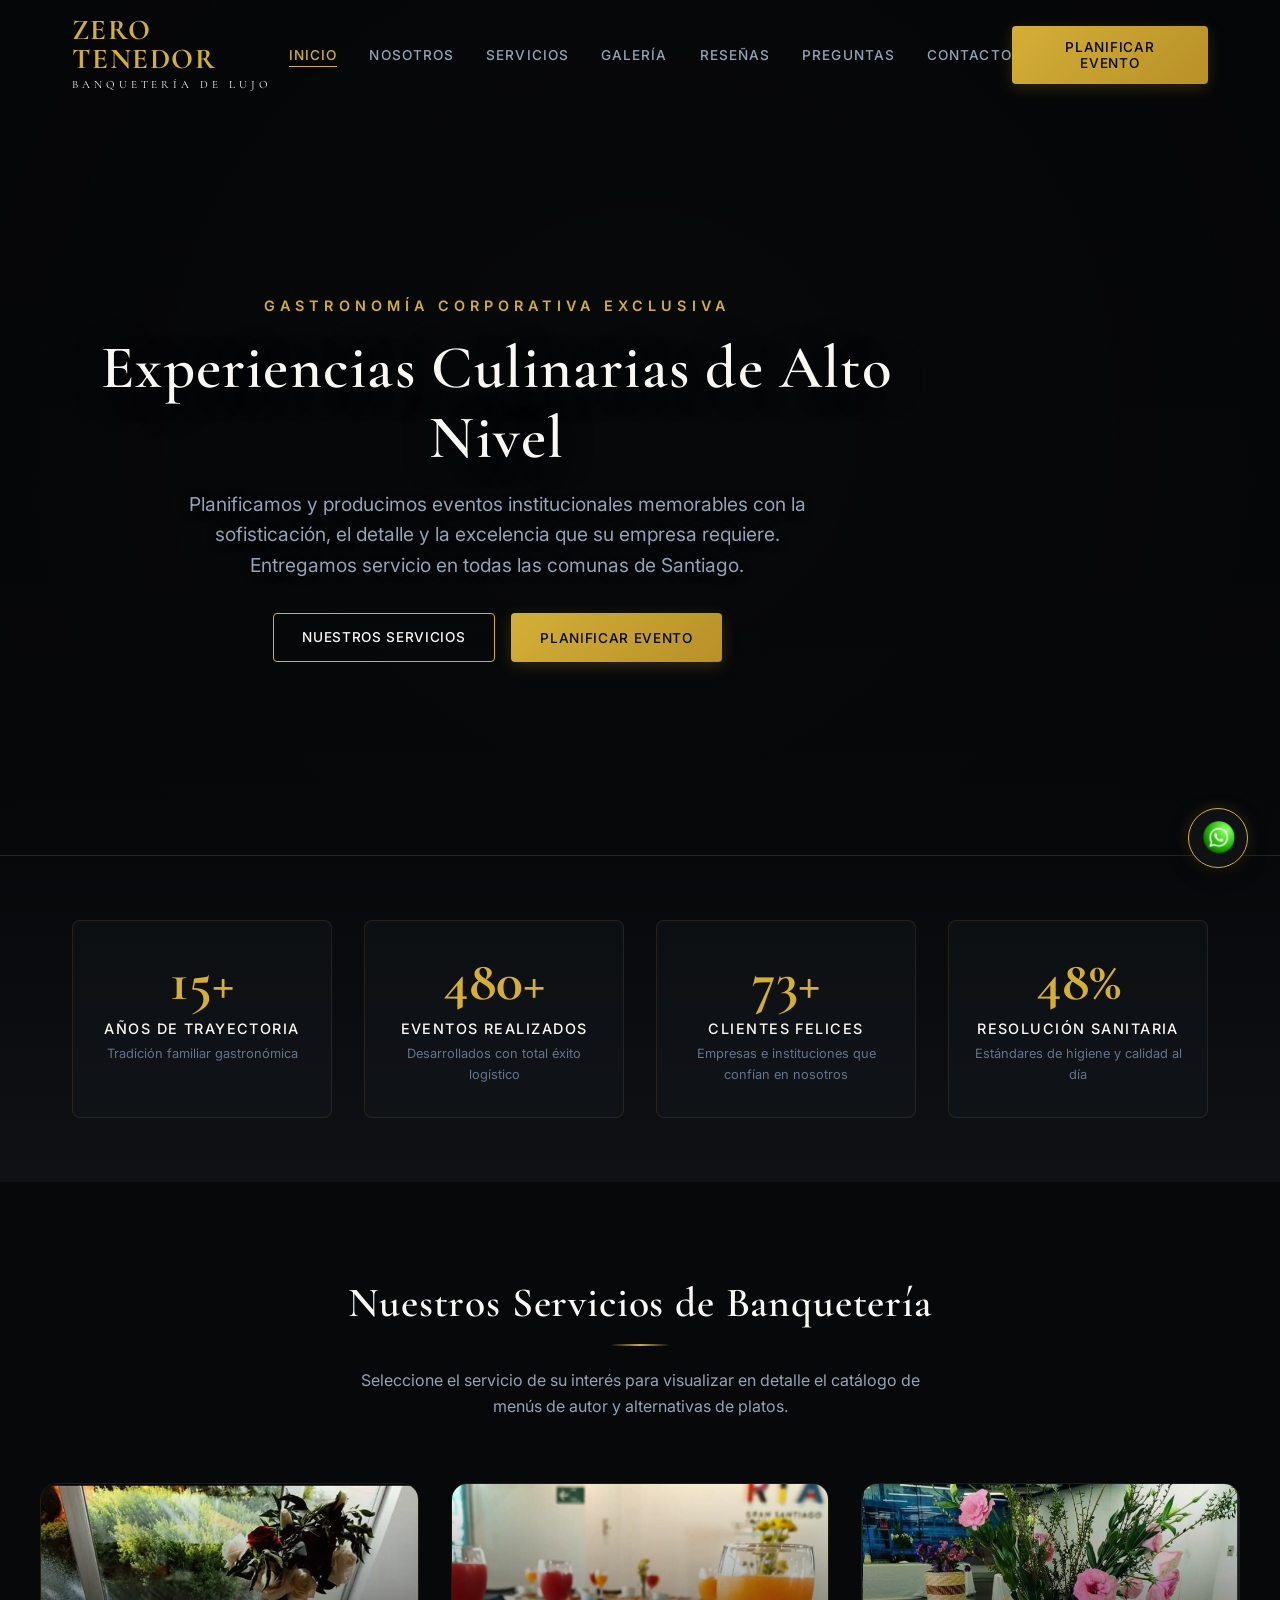
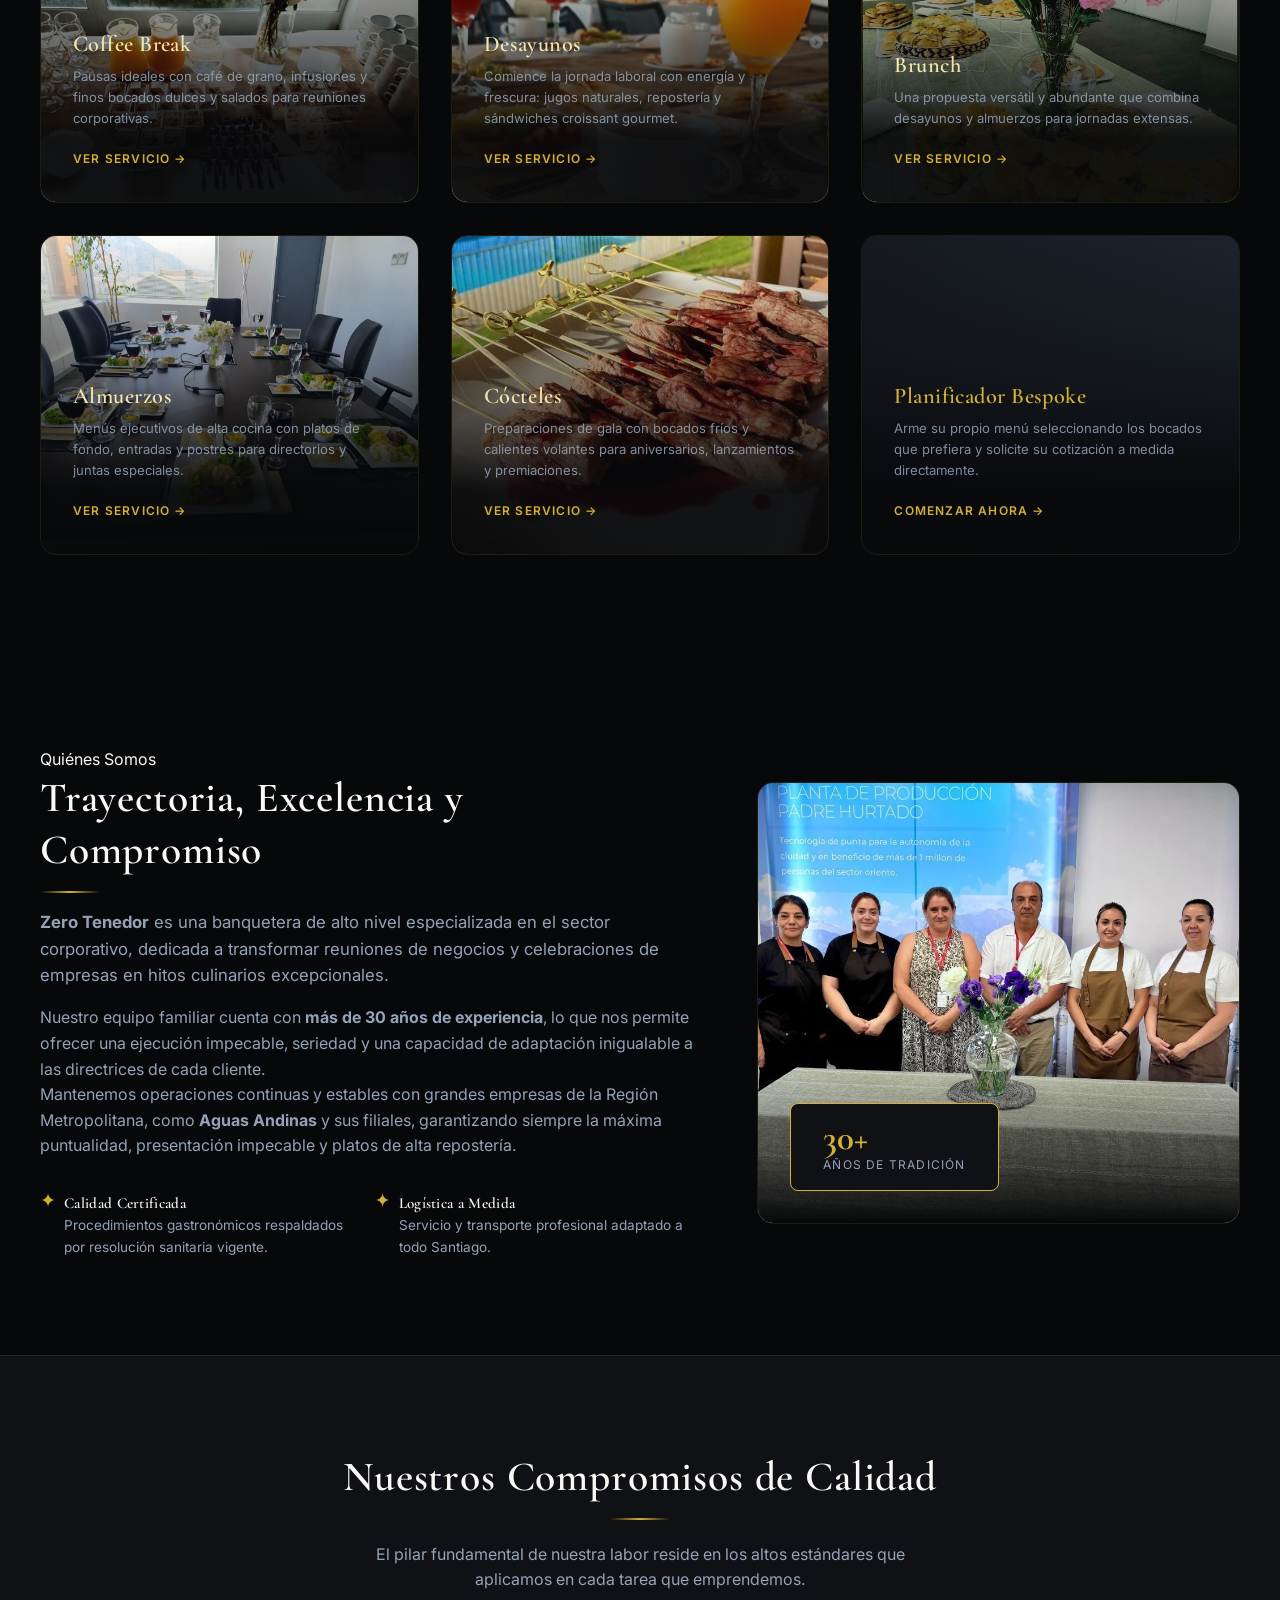
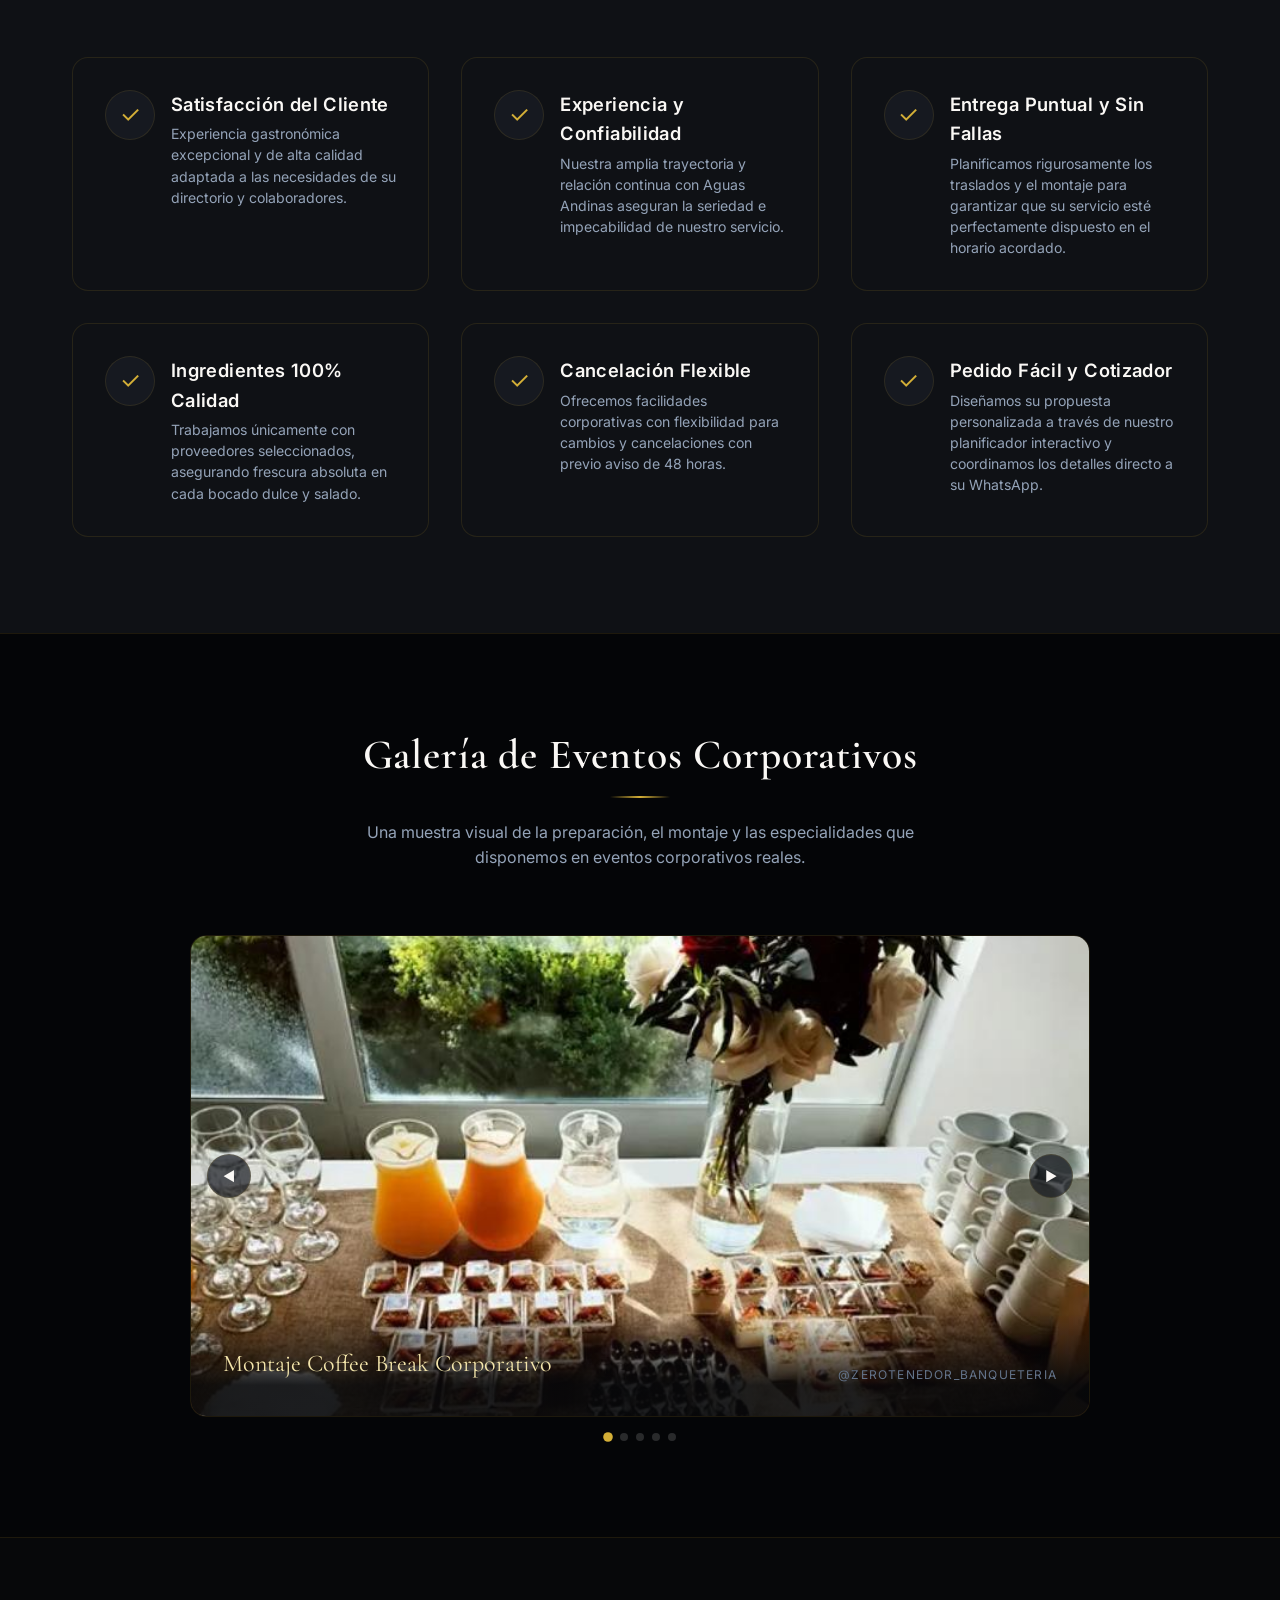
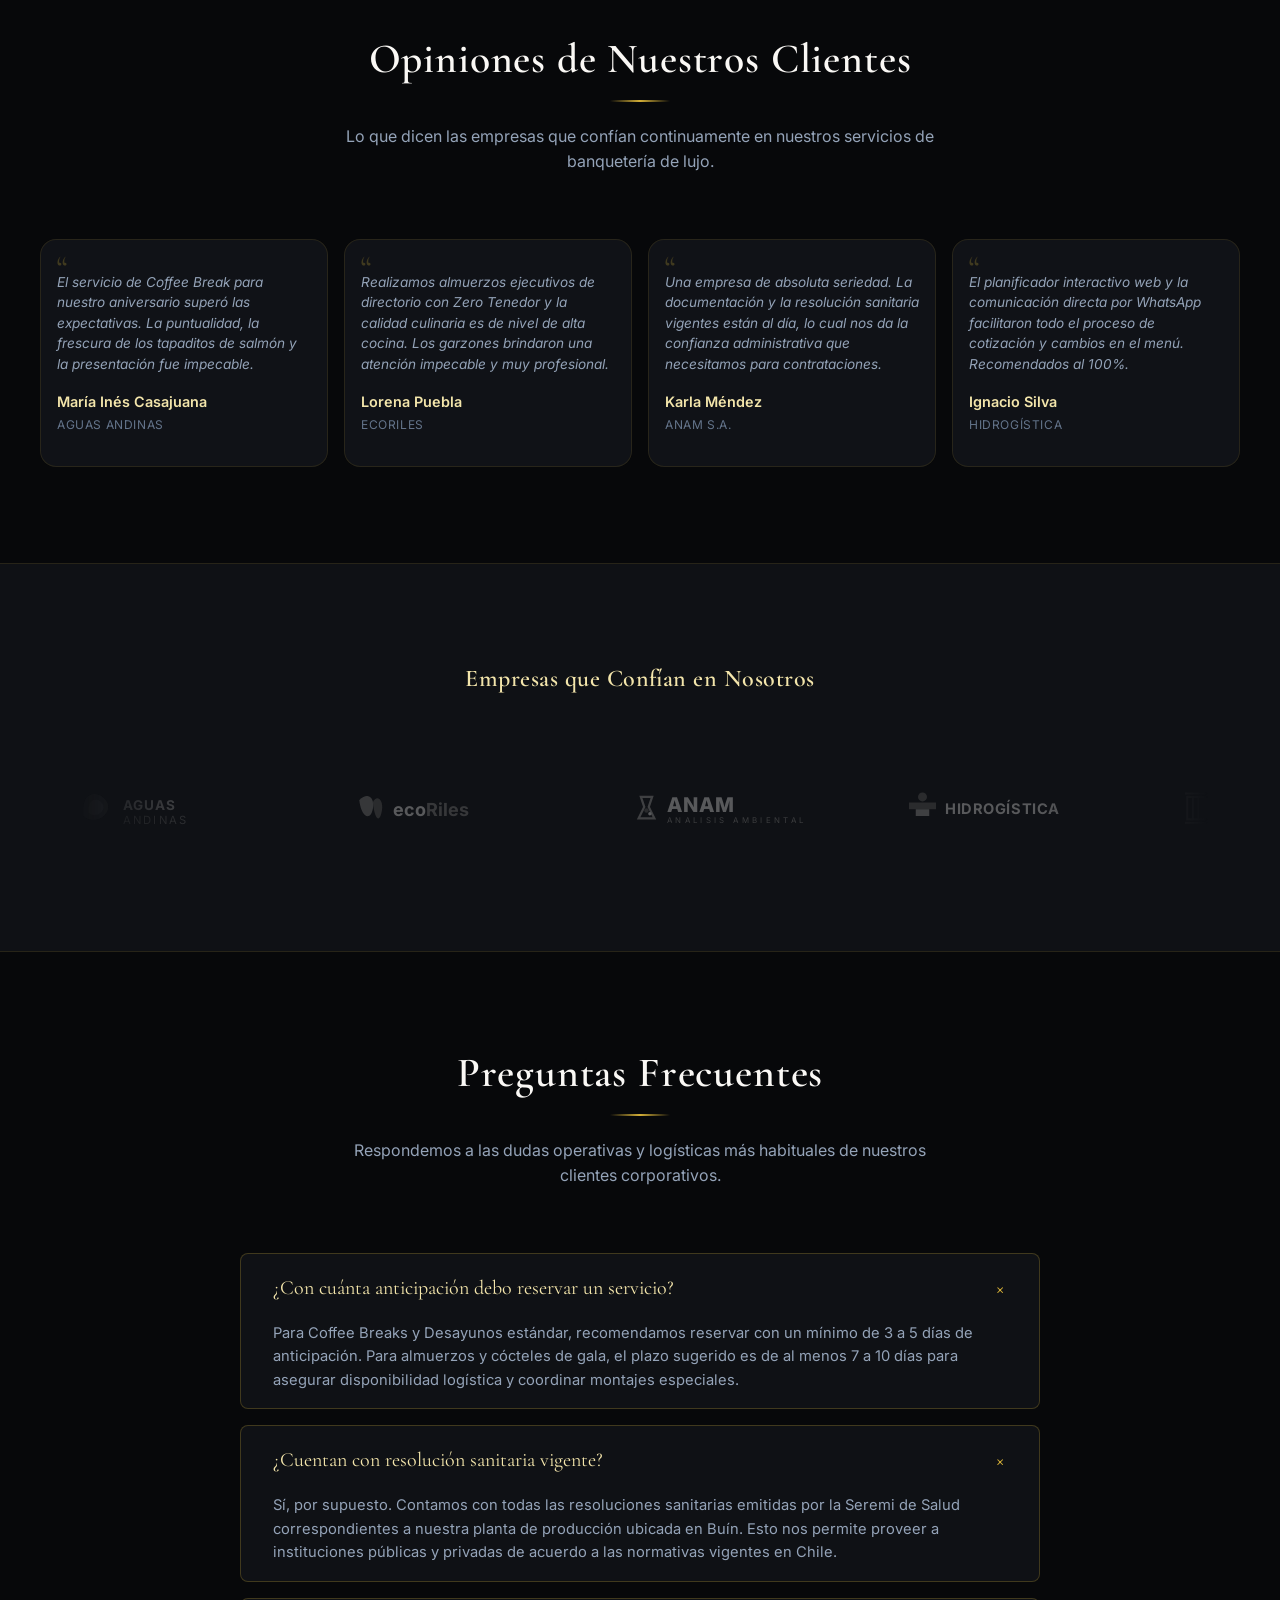
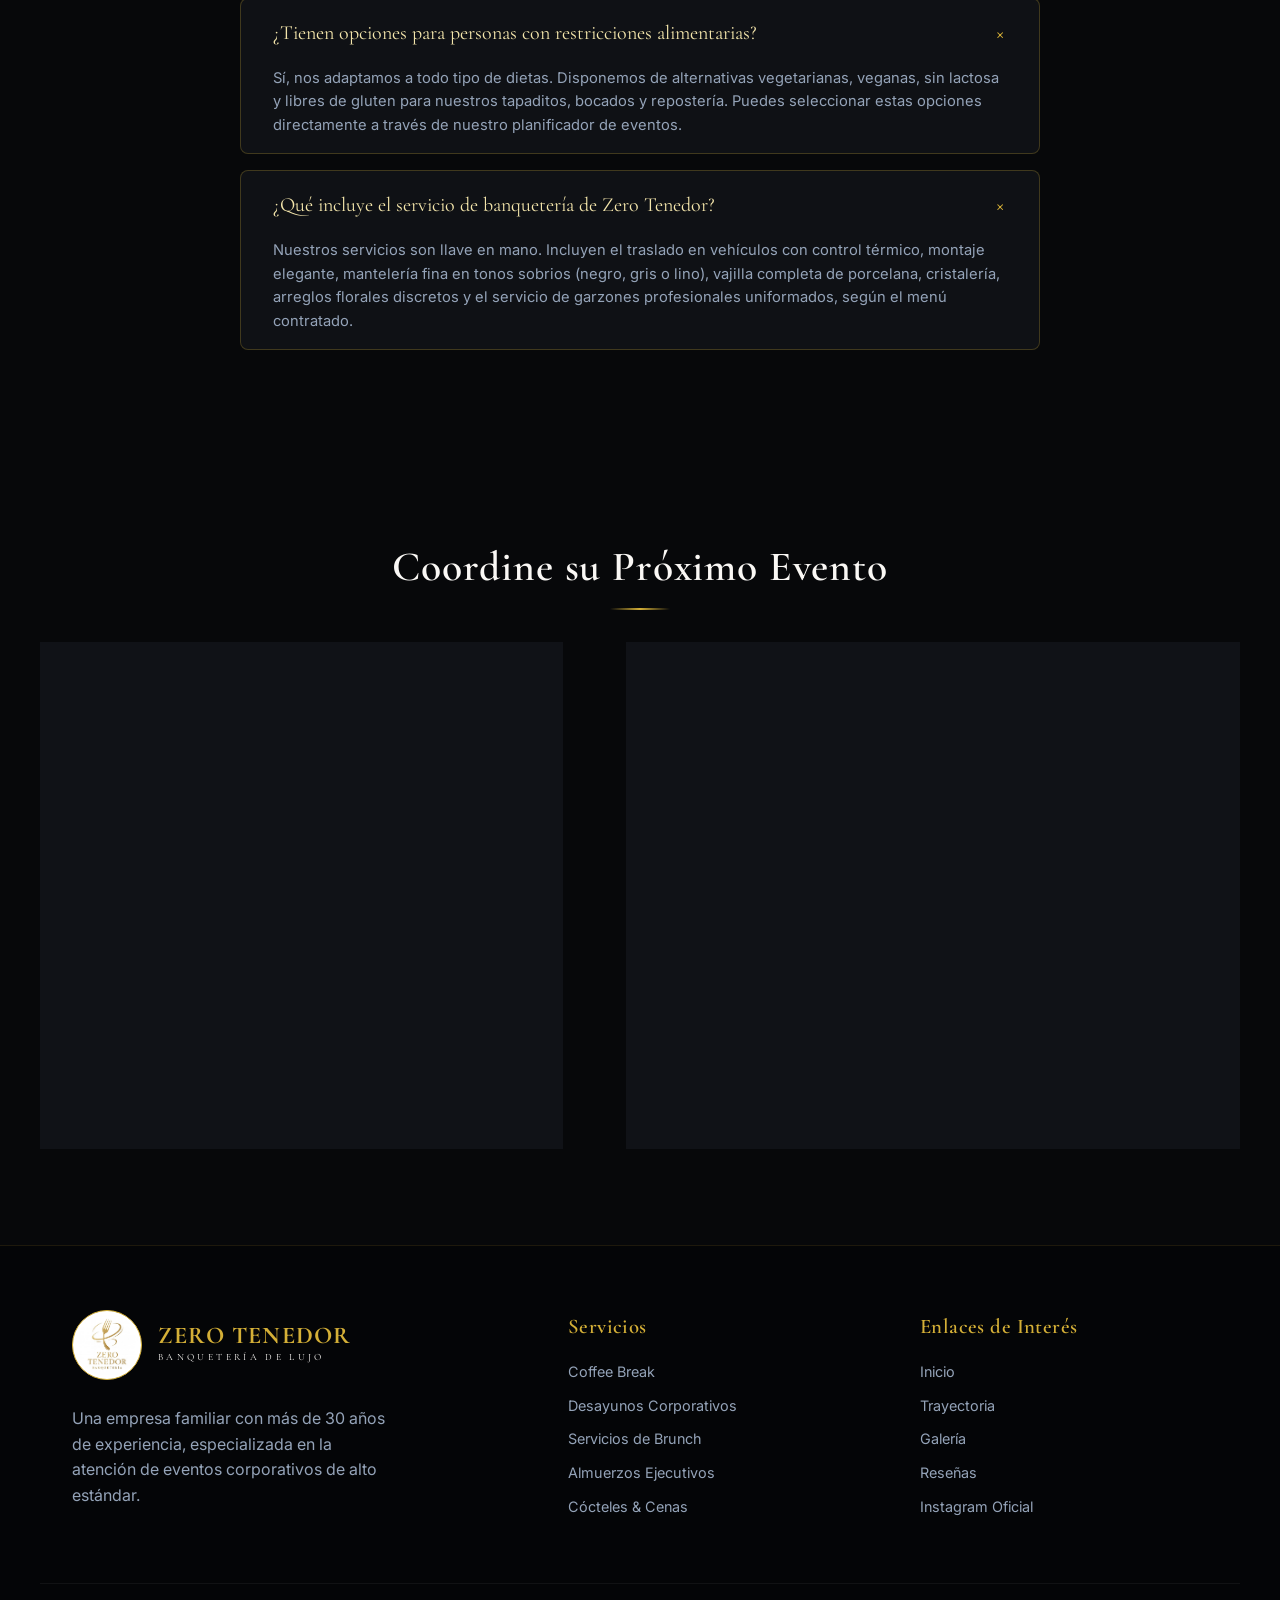
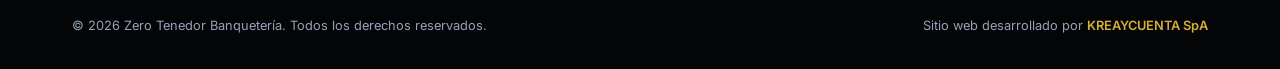
<file: index.html>
<!DOCTYPE html>
<html lang="es">
<head>
  <meta charset="UTF-8">
  <meta name="viewport" content="width=device-width, initial-scale=1.0, viewport-fit=cover">
  <title>Zero Tenedor | Banquetería Corporativa de Lujo</title>
  <meta name="description" content="Servicios gastronómicos y banquetería de alta gama para eventos corporativos e institucionales en Santiago de Chile. Más de 30 años de experiencia y excelencia.">
  <link rel="stylesheet" href="styles.css">
</head>
<body>

  <!-- FLOATING WHATSAPP BUTTON (BOUNCE EFFECT) -->
  <div class="whatsapp-float" id="whatsapp-floating-btn" title="Contactar por WhatsApp">
    <div class="whatsapp-icon-wrapper">
      <img src="assets/images/whatsapp-button.png" alt="WhatsApp" class="whatsapp-img">
    </div>
  </div>

  <!-- NAVIGATION HEADER -->
  <header id="main-header">
    <div class="container navbar">
      <a href="index.html" class="logo">
        <span class="logo-main">ZERO TENEDOR</span>
        <span class="logo-sub">Banquetería de Lujo</span>
      </a>
      
      <button class="mobile-menu-btn" id="mobile-toggle" aria-label="Abrir Menú">
        <span></span>
        <span></span>
        <span></span>
      </button>

      <ul class="nav-links" id="navbar-menu">
        <li><a href="index.html" class="active">Inicio</a></li>
        <li><a href="#nosotros">Nosotros</a></li>
        <li><a href="#servicios">Servicios</a></li>
        <li><a href="#galeria">Galería</a></li>
        <li><a href="#reseñas">Reseñas</a></li>
        <li><a href="#faq">Preguntas</a></li>
        <li><a href="#contacto">Contacto</a></li>
      </ul>

      <div class="nav-cta">
        <button class="btn btn-primary open-cotizador-btn">Planificar Evento</button>
      </div>
    </div>
  </header>

  <!-- HERO SECTION (COMPETITOR-INSPIRED LUXURY OVERLAY) -->
  <section id="inicio" class="hero">
    <video autoplay loop muted playsinline class="hero-bg-video">
      <source src="assets/images/hero_video.mp4" type="video/mp4">
    </video>
    <div class="hero-overlay"></div>
    <div class="container">
      <div class="hero-content">
        <span class="hero-tag anim-fade-in">Gastronomía Corporativa Exclusiva</span>
        <h1 id="hero-typing-text" class="typing-cursor" data-text="Experiencias Culinarias de Alto Nivel">Experiencias Culinarias de Alto Nivel</h1>
        <p class="hero-desc anim-slide-in-right">Planificamos y producimos eventos institucionales memorables con la sofisticación, el detalle y la excelencia que su empresa requiere. Entregamos servicio en todas las comunas de Santiago.</p>
        <div class="hero-btns anim-zoom-in">
          <a href="#servicios" class="btn btn-secondary">Nuestros Servicios</a>
          <button class="btn btn-primary open-cotizador-btn">Planificar Evento</button>
        </div>
      </div>
    </div>
  </section>

  <!-- STATS SECTION (SECCIÓN DE NÚMEROS DE LA COMPETENCIA) -->
  <section class="stats-section">
    <div class="container stats-grid">
      <div class="stat-card anim-zoom-in">
        <div class="stat-number">30+</div>
        <div class="stat-label">Años de Trayectoria</div>
        <div class="stat-desc">Tradición familiar gastronómica</div>
      </div>
      <div class="stat-card anim-zoom-in">
        <div class="stat-number">1,000+</div>
        <div class="stat-label">Eventos Realizados</div>
        <div class="stat-desc">Desarrollados con total éxito logístico</div>
      </div>
      <div class="stat-card anim-zoom-in">
        <div class="stat-number">150+</div>
        <div class="stat-label">Clientes Felices</div>
        <div class="stat-desc">Empresas e instituciones que confían en nosotros</div>
      </div>
      <div class="stat-card anim-zoom-in">
        <div class="stat-number">100%</div>
        <div class="stat-label">Resolución Sanitaria</div>
        <div class="stat-desc">Estándares de higiene y calidad al día</div>
      </div>
    </div>
  </section>

  <!-- SERVICES SECTION (CON RUTAS MULTIPÁGINAS COMO LA COMPETENCIA) -->
  <section id="servicios" class="section-padding container">
    <h2>Nuestros Servicios de Banquetería</h2>
    <p style="text-align: center; max-width: 600px; margin: -10px auto var(--spacing-xl) auto; color: var(--text-secondary);">Seleccione el servicio de su interés para visualizar en detalle el catálogo de menús de autor y alternativas de platos.</p>
    
    <div class="services-multipage-grid">
      <!-- Card Coffee Break -->
      <a href="coffee-break.html" class="service-grid-card anim-zoom-in">
        <img src="assets/images/coffee_break_main.jpg" alt="Coffee Break" class="service-grid-card-img">
        <div class="service-grid-card-content">
          <h3 class="service-grid-card-title">Coffee Break</h3>
          <p class="service-grid-card-desc">Pausas ideales con café de grano, infusiones y finos bocados dulces y salados para reuniones corporativas.</p>
          <span class="service-grid-card-link">Ver servicio</span>
        </div>
      </a>
      
      <!-- Card Desayunos -->
      <a href="desayunos.html" class="service-grid-card anim-zoom-in">
        <img src="assets/images/breakfast_main.jpg" alt="Desayunos" class="service-grid-card-img">
        <div class="service-grid-card-content">
          <h3 class="service-grid-card-title">Desayunos</h3>
          <p class="service-grid-card-desc">Comience la jornada laboral con energía y frescura: jugos naturales, repostería y sándwiches croissant gourmet.</p>
          <span class="service-grid-card-link">Ver servicio</span>
        </div>
      </a>

      <!-- Card Brunch -->
      <a href="brunch.html" class="service-grid-card anim-zoom-in">
        <img src="assets/images/brunch_main.jpg" alt="Brunch" class="service-grid-card-img">
        <div class="service-grid-card-content">
          <h3 class="service-grid-card-title">Brunch</h3>
          <p class="service-grid-card-desc">Una propuesta versátil y abundante que combina desayunos y almuerzos para jornadas extensas.</p>
          <span class="service-grid-card-link">Ver servicio</span>
        </div>
      </a>

      <!-- Card Almuerzos -->
      <a href="almuerzos.html" class="service-grid-card anim-zoom-in">
        <img src="assets/images/fotoalmuerzo.webp" alt="Almuerzos" class="service-grid-card-img">
        <div class="service-grid-card-content">
          <h3 class="service-grid-card-title">Almuerzos</h3>
          <p class="service-grid-card-desc">Menús ejecutivos de alta cocina con platos de fondo, entradas y postres para directorios y juntas especiales.</p>
          <span class="service-grid-card-link">Ver servicio</span>
        </div>
      </a>

      <!-- Card Coctel -->
      <a href="cocteles.html" class="service-grid-card anim-zoom-in">
        <img src="assets/images/cocktail_main.jpg" alt="Cócteles" class="service-grid-card-img">
        <div class="service-grid-card-content">
          <h3 class="service-grid-card-title">Cócteles</h3>
          <p class="service-grid-card-desc">Preparaciones de gala con bocados fríos y calientes volantes para aniversarios, lanzamientos y premiaciones.</p>
          <span class="service-grid-card-link">Ver servicio</span>
        </div>
      </a>
      
      <!-- Card Planificador -->
      <div class="service-grid-card anim-zoom-in open-cotizador-btn" style="cursor: pointer;">
        <div class="service-grid-card-img" style="background: linear-gradient(135deg, var(--bg-tertiary), #232a35);"></div>
        <div class="service-grid-card-content">
          <h3 class="service-grid-card-title" style="color: var(--brand-gold);">Planificador Bespoke</h3>
          <p class="service-grid-card-desc">Arme su propio menú seleccionando los bocados que prefiera y solicite su cotización a medida directamente.</p>
          <span class="service-grid-card-link" style="color: var(--brand-gold);">Comenzar Ahora</span>
        </div>
      </div>
    </div>
  </section>

  <!-- ABOUT SECTION -->
  <section id="nosotros" class="section-padding container">
    <div class="about-grid">
      <div class="about-content anim-slide-in-left">
        <span class="about-tag">Quiénes Somos</span>
        <h2 class="about-title">Trayectoria, Excelencia y Compromiso</h2>
        <p class="about-text"><strong>Zero Tenedor</strong> es una banquetera de alto nivel especializada en el sector corporativo, dedicada a transformar reuniones de negocios y celebraciones de empresas en hitos culinarios excepcionales.</p>
        <p>Nuestro equipo familiar cuenta con <strong>más de 30 años de experiencia</strong>, lo que nos permite ofrecer una ejecución impecable, seriedad y una capacidad de adaptación inigualable a las directrices de cada cliente.</p>
        <p>Mantenemos operaciones continuas y estables con grandes empresas de la Región Metropolitana, como <strong>Aguas Andinas</strong> y sus filiales, garantizando siempre la máxima puntualidad, presentación impecable y platos de alta repostería.</p>
        
        <div class="about-highlights">
          <div class="highlight-item">
            <span class="highlight-icon">✦</span>
            <div>
              <h4 class="highlight-title">Calidad Certificada</h4>
              <p class="highlight-desc">Procedimientos gastronómicos respaldados por resolución sanitaria vigente.</p>
            </div>
          </div>
          <div class="highlight-item">
            <span class="highlight-icon">✦</span>
            <div>
              <h4 class="highlight-title">Logística a Medida</h4>
              <p class="highlight-desc">Servicio y transporte profesional adaptado a todo Santiago.</p>
            </div>
          </div>
        </div>
      </div>
      
      <div class="about-image-container anim-slide-in-right">
        <img src="assets/images/team_main.jpg" alt="Equipo de Zero Tenedor Banquetería" class="about-image">
        <div class="about-image-overlay"></div>
        <div class="about-badge">
          <div class="badge-number">30+</div>
          <div class="badge-text">Años de Tradición</div>
        </div>
      </div>
    </div>
  </section>

  <!-- CHARACTERISTICS SECTION (SECCIÓN CARACTERÍSTICAS DE LA COMPETENCIA) -->
  <section class="section-padding" style="background-color: var(--bg-secondary); border-top: 1px solid var(--border-color);">
    <div class="container">
      <h2>Nuestros Compromisos de Calidad</h2>
      <p style="text-align: center; max-width: 600px; margin: -10px auto var(--spacing-xl) auto; color: var(--text-secondary);">El pilar fundamental de nuestra labor reside en los altos estándares que aplicamos en cada tarea que emprendemos.</p>
      
      <div class="characteristics-grid">
        <div class="char-card anim-zoom-in">
          <div class="char-icon">✓</div>
          <div class="char-content">
            <h3>Satisfacción del Cliente</h3>
            <p>Experiencia gastronómica excepcional y de alta calidad adaptada a las necesidades de su directorio y colaboradores.</p>
          </div>
        </div>
        <div class="char-card anim-zoom-in">
          <div class="char-icon">✓</div>
          <div class="char-content">
            <h3>Experiencia y Confiabilidad</h3>
            <p>Nuestra amplia trayectoria y relación continua con Aguas Andinas aseguran la seriedad e impecabilidad de nuestro servicio.</p>
          </div>
        </div>
        <div class="char-card anim-zoom-in">
          <div class="char-icon">✓</div>
          <div class="char-content">
            <h3>Entrega Puntual y Sin Fallas</h3>
            <p>Planificamos rigurosamente los traslados y el montaje para garantizar que su servicio esté perfectamente dispuesto en el horario acordado.</p>
          </div>
        </div>
        <div class="char-card anim-zoom-in">
          <div class="char-icon">✓</div>
          <div class="char-content">
            <h3>Ingredientes 100% Calidad</h3>
            <p>Trabajamos únicamente con proveedores seleccionados, asegurando frescura absoluta en cada bocado dulce y salado.</p>
          </div>
        </div>
        <div class="char-card anim-zoom-in">
          <div class="char-icon">✓</div>
          <div class="char-content">
            <h3>Cancelación Flexible</h3>
            <p>Ofrecemos facilidades corporativas con flexibilidad para cambios y cancelaciones con previo aviso de 48 horas.</p>
          </div>
        </div>
        <div class="char-card anim-zoom-in">
          <div class="char-icon">✓</div>
          <div class="char-content">
            <h3>Pedido Fácil y Cotizador</h3>
            <p>Diseñamos su propuesta personalizada a través de nuestro planificador interactivo y coordinamos los detalles directo a su WhatsApp.</p>
          </div>
        </div>
      </div>
    </div>
  </section>

  <!-- ROTATING GALLERY SECTION (GALERÍA ROTATIVA DE INSTAGRAM) -->
  <section id="galeria" class="section-padding gallery-slider-section">
    <div class="container">
      <h2>Galería de Eventos Corporativos</h2>
      <p style="text-align: center; max-width: 600px; margin: -10px auto var(--spacing-md) auto; color: var(--text-secondary);">Una muestra visual de la preparación, el montaje y las especialidades que disponemos en eventos corporativos reales.</p>
      
      <div class="gallery-container anim-zoom-in">
        <div class="gallery-track" id="gallery-track">
          <!-- Slide 1 -->
          <div class="gallery-slide">
            <img src="assets/images/coffee_break_main.jpg" alt="Montaje Coffee Break">
            <div class="gallery-slide-overlay">
              <span class="gallery-slide-title">Montaje Coffee Break Corporativo</span>
              <span class="gallery-slide-tag">@zerotenedor_banqueteria</span>
            </div>
          </div>
          <!-- Slide 2 -->
          <div class="gallery-slide">
            <img src="assets/images/fotoalmuerzo.webp" alt="Almuerzo de Directorio">
            <div class="gallery-slide-overlay">
              <span class="gallery-slide-title">Servicio de Almuerzo Ejecutivo</span>
              <span class="gallery-slide-tag">@zerotenedor_banqueteria</span>
            </div>
          </div>
          <!-- Slide 3 -->
          <div class="gallery-slide">
            <img src="assets/images/brunch_main.jpg" alt="Banquete de Brunch">
            <div class="gallery-slide-overlay">
              <span class="gallery-slide-title">Estación Brunch de Alta Variedad</span>
              <span class="gallery-slide-tag">@zerotenedor_banqueteria</span>
            </div>
          </div>
          <!-- Slide 4 -->
          <div class="gallery-slide">
            <img src="assets/images/cocktail_ref1.jpg" alt="Bocados de Cóctel">
            <div class="gallery-slide-overlay">
              <span class="gallery-slide-title">Detalle de Tapaditos y Brochetas Calientes</span>
              <span class="gallery-slide-tag">@zerotenedor_banqueteria</span>
            </div>
          </div>
          <!-- Slide 5 -->
          <div class="gallery-slide">
            <img src="assets/images/team_main.jpg" alt="Nuestro Equipo Gastronómico">
            <div class="gallery-slide-overlay">
              <span class="gallery-slide-title">Nuestro Equipo en Planta Buín</span>
              <span class="gallery-slide-tag">@zerotenedor_banqueteria</span>
            </div>
          </div>
        </div>
        
        <!-- Controls -->
        <button class="gallery-btn gallery-btn-prev" id="gallery-prev">◀</button>
        <button class="gallery-btn gallery-btn-next" id="gallery-next">▶</button>
      </div>
      
      <!-- Indicator Dots -->
      <div class="gallery-dots" id="gallery-dots"></div>
    </div>
  </section>

  <!-- TESTIMONIALS SECTION (RESEÑAS CON EFECTO FLOTANTE) -->
  <section id="reseñas" class="section-padding container">
    <h2>Opiniones de Nuestros Clientes</h2>
    <p style="text-align: center; max-width: 600px; margin: -10px auto var(--spacing-xl) auto; color: var(--text-secondary);">Lo que dicen las empresas que confían continuamente en nuestros servicios de banquetería de lujo.</p>
    
    <div class="testimonials-grid">
      <!-- Testimonio 1 -->
      <div class="testimonial-card">
        <span class="quote-icon">“</span>
        <p class="testimonial-text">El servicio de Coffee Break para nuestro aniversario superó las expectativas. La puntualidad, la frescura de los tapaditos de salmón y la presentación fue impecable.</p>
        <div class="testimonial-author">
          <span class="author-name">María Inés Casajuana</span>
          <span class="author-company">Aguas Andinas</span>
        </div>
      </div>
      
      <!-- Testimonio 2 -->
      <div class="testimonial-card">
        <span class="quote-icon">“</span>
        <p class="testimonial-text">Realizamos almuerzos ejecutivos de directorio con Zero Tenedor y la calidad culinaria es de nivel de alta cocina. Los garzones brindaron una atención impecable y muy profesional.</p>
        <div class="testimonial-author">
          <span class="author-name">Lorena Puebla</span>
          <span class="author-company">EcoRiles</span>
        </div>
      </div>
      
      <!-- Testimonio 3 -->
      <div class="testimonial-card">
        <span class="quote-icon">“</span>
        <p class="testimonial-text">Una empresa de absoluta seriedad. La documentación y la resolución sanitaria vigentes están al día, lo cual nos da la confianza administrativa que necesitamos para contrataciones.</p>
        <div class="testimonial-author">
          <span class="author-name">Karla Méndez</span>
          <span class="author-company">ANAM S.A.</span>
        </div>
      </div>
      
      <!-- Testimonio 4 -->
      <div class="testimonial-card">
        <span class="quote-icon">“</span>
        <p class="testimonial-text">El planificador interactivo web y la comunicación directa por WhatsApp facilitaron todo el proceso de cotización y cambios en el menú. Recomendados al 100%.</p>
        <div class="testimonial-author">
          <span class="author-name">Ignacio Silva</span>
          <span class="author-company">Hidrogística</span>
        </div>
      </div>
    </div>
  </section>

  <!-- CLIENTS LOGO SECTION (ROTATORIO CONTINUO) -->
  <section id="clientes" class="clients-section section-padding">
    <div class="container">
      <h3 class="clients-title">Empresas que Confían en Nosotros</h3>
      <div class="marquee-container">
        <div class="logo-marquee">
          <!-- Aguas Andinas -->
          <div class="client-logo-wrapper" title="Aguas Andinas">
            <svg class="client-svg" viewBox="0 0 160 50" xmlns="http://www.w3.org/2000/svg">
              <path d="M10 25 C10 12, 22 8, 30 18 C38 28, 22 42, 10 32 Z" fill="#0082c8"/>
              <path d="M15 25 C15 17, 23 15, 27 21 C31 27, 21 35, 15 29 Z" fill="#d4af37"/>
              <text x="45" y="27" font-family="'Inter', sans-serif" font-weight="700" font-size="12" fill="#faf8f5" letter-spacing="1">AGUAS</text>
              <text x="45" y="39" font-family="'Inter', sans-serif" font-weight="400" font-size="10" fill="#94a3b8" letter-spacing="2">ANDINAS</text>
            </svg>
          </div>
          <!-- EcoRiles -->
          <div class="client-logo-wrapper" title="EcoRiles">
            <svg class="client-svg" viewBox="0 0 160 50" xmlns="http://www.w3.org/2000/svg">
              <path d="M10 18 C18 10, 24 16, 22 26 C20 36, 12 34, 10 18 Z" fill="#39b54a"/>
              <path d="M22 20 C26 12, 32 18, 30 28 C28 38, 24 36, 22 20 Z" fill="#0082c8"/>
              <text x="40" y="32" font-family="'Inter', sans-serif" font-weight="700" font-size="16" fill="#faf8f5" letter-spacing="0">eco<tspan fill="#39b54a">Riles</tspan></text>
            </svg>
          </div>
          <!-- ANAM -->
          <div class="client-logo-wrapper" title="ANAM S.A.">
            <svg class="client-svg" viewBox="0 0 160 50" xmlns="http://www.w3.org/2000/svg">
              <path d="M15 15 L25 15 L22 24 L27 34 L13 34 L18 24 Z" fill="none" stroke="#d4af37" stroke-width="2"/>
              <circle cx="20" cy="27" r="2" fill="#0082c8"/>
              <circle cx="23" cy="30" r="1.5" fill="#faf8f5"/>
              <text x="38" y="28" font-family="'Inter', sans-serif" font-weight="800" font-size="18" fill="#faf8f5" letter-spacing="1">ANAM</text>
              <text x="38" y="38" font-family="'Inter', sans-serif" font-weight="400" font-size="7" fill="#94a3b8" letter-spacing="3">ANALISIS AMBIENTALES</text>
            </svg>
          </div>
          <!-- Hidrogistica -->
          <div class="client-logo-wrapper" title="Hidrogística">
            <svg class="client-svg" viewBox="0 0 160 50" xmlns="http://www.w3.org/2000/svg">
              <path d="M8 20 H32 V26 H8 Z" fill="#0082c8"/>
              <path d="M14 26 H26 V32 H14 Z" fill="#d4af37"/>
              <circle cx="20" cy="15" r="4" fill="#0082c8"/>
              <text x="40" y="30" font-family="'Inter', sans-serif" font-weight="700" font-size="13" fill="#faf8f5" letter-spacing="0.5">HIDROGÍSTICA</text>
            </svg>
          </div>
          <!-- CNC -->
          <div class="client-logo-wrapper" title="Cámara Nacional de Comercio (CNC)">
            <svg class="client-svg" viewBox="0 0 160 50" xmlns="http://www.w3.org/2000/svg">
              <path d="M10 35 V15 H30 V35 H10 Z M15 15 V35 M20 15 V35 M25 15 V35 M8 12 H32 M8 38 H32" fill="none" stroke="#d4af37" stroke-width="1.8"/>
              <text x="38" y="27" font-family="'Inter', sans-serif" font-weight="700" font-size="18" fill="#faf8f5" letter-spacing="2">CNC</text>
              <text x="38" y="37" font-family="'Inter', sans-serif" font-weight="500" font-size="8" fill="#64748b" letter-spacing="0.5">CHILE</text>
            </svg>
          </div>
          
          <!-- Repetidos para el loop infinito del Marquee -->
          <div class="client-logo-wrapper" title="Aguas Andinas">
            <svg class="client-svg" viewBox="0 0 160 50" xmlns="http://www.w3.org/2000/svg">
              <path d="M10 25 C10 12, 22 8, 30 18 C38 28, 22 42, 10 32 Z" fill="#0082c8"/>
              <path d="M15 25 C15 17, 23 15, 27 21 C31 27, 21 35, 15 29 Z" fill="#d4af37"/>
              <text x="45" y="27" font-family="'Inter', sans-serif" font-weight="700" font-size="12" fill="#faf8f5" letter-spacing="1">AGUAS</text>
              <text x="45" y="39" font-family="'Inter', sans-serif" font-weight="400" font-size="10" fill="#94a3b8" letter-spacing="2">ANDINAS</text>
            </svg>
          </div>
          <div class="client-logo-wrapper" title="EcoRiles">
            <svg class="client-svg" viewBox="0 0 160 50" xmlns="http://www.w3.org/2000/svg">
              <path d="M10 18 C18 10, 24 16, 22 26 C20 36, 12 34, 10 18 Z" fill="#39b54a"/>
              <path d="M22 20 C26 12, 32 18, 30 28 C28 38, 24 36, 22 20 Z" fill="#0082c8"/>
              <text x="40" y="32" font-family="'Inter', sans-serif" font-weight="700" font-size="16" fill="#faf8f5" letter-spacing="0">eco<tspan fill="#39b54a">Riles</tspan></text>
            </svg>
          </div>
          <div class="client-logo-wrapper" title="ANAM S.A.">
            <svg class="client-svg" viewBox="0 0 160 50" xmlns="http://www.w3.org/2000/svg">
              <path d="M15 15 L25 15 L22 24 L27 34 L13 34 L18 24 Z" fill="none" stroke="#d4af37" stroke-width="2"/>
              <circle cx="20" cy="27" r="2" fill="#0082c8"/>
              <circle cx="23" cy="30" r="1.5" fill="#faf8f5"/>
              <text x="38" y="28" font-family="'Inter', sans-serif" font-weight="800" font-size="18" fill="#faf8f5" letter-spacing="1">ANAM</text>
              <text x="38" y="38" font-family="'Inter', sans-serif" font-weight="400" font-size="7" fill="#94a3b8" letter-spacing="3">ANALISIS AMBIENTALES</text>
            </svg>
          </div>
          <div class="client-logo-wrapper" title="Hidrogística">
            <svg class="client-svg" viewBox="0 0 160 50" xmlns="http://www.w3.org/2000/svg">
              <path d="M8 20 H32 V26 H8 Z" fill="#0082c8"/>
              <path d="M14 26 H26 V32 H14 Z" fill="#d4af37"/>
              <circle cx="20" cy="15" r="4" fill="#0082c8"/>
              <text x="40" y="30" font-family="'Inter', sans-serif" font-weight="700" font-size="13" fill="#faf8f5" letter-spacing="0.5">HIDROGÍSTICA</text>
            </svg>
          </div>
          <div class="client-logo-wrapper" title="Cámara Nacional de Comercio (CNC)">
            <svg class="client-svg" viewBox="0 0 160 50" xmlns="http://www.w3.org/2000/svg">
              <path d="M10 35 V15 H30 V35 H10 Z M15 15 V35 M20 15 V35 M25 15 V35 M8 12 H32 M8 38 H32" fill="none" stroke="#d4af37" stroke-width="1.8"/>
              <text x="38" y="27" font-family="'Inter', sans-serif" font-weight="700" font-size="18" fill="#faf8f5" letter-spacing="2">CNC</text>
              <text x="38" y="37" font-family="'Inter', sans-serif" font-weight="500" font-size="8" fill="#64748b" letter-spacing="0.5">CHILE</text>
            </svg>
          </div>
        </div>
      </div>
    </div>
  </section>

  <!-- FAQ SECTION (PREGUNTAS FRECUENTES ACCORDION) -->
  <section id="faq" class="section-padding container">
    <h2>Preguntas Frecuentes</h2>
    <p style="text-align: center; max-width: 600px; margin: -10px auto var(--spacing-md) auto; color: var(--text-secondary);">Respondemos a las dudas operativas y logísticas más habituales de nuestros clientes corporativos.</p>
    
    <div class="faq-container">
      <!-- FAQ 1 -->
      <div class="faq-item anim-fade-in">
        <div class="faq-question">¿Con cuánta anticipación debo reservar un servicio?</div>
        <div class="faq-answer">
          <p>Para Coffee Breaks y Desayunos estándar, recomendamos reservar con un mínimo de 3 a 5 días de anticipación. Para almuerzos y cócteles de gala, el plazo sugerido es de al menos 7 a 10 días para asegurar disponibilidad logística y coordinar montajes especiales.</p>
        </div>
      </div>
      
      <!-- FAQ 2 -->
      <div class="faq-item anim-fade-in">
        <div class="faq-question">¿Cuentan con resolución sanitaria vigente?</div>
        <div class="faq-answer">
          <p>Sí, por supuesto. Contamos con todas las resoluciones sanitarias emitidas por la Seremi de Salud correspondientes a nuestra planta de producción ubicada en Buín. Esto nos permite proveer a instituciones públicas y privadas de acuerdo a las normativas vigentes en Chile.</p>
        </div>
      </div>
      
      <!-- FAQ 3 -->
      <div class="faq-item anim-fade-in">
        <div class="faq-question">¿Tienen opciones para personas con restricciones alimentarias?</div>
        <div class="faq-answer">
          <p>Sí, nos adaptamos a todo tipo de dietas. Disponemos de alternativas vegetarianas, veganas, sin lactosa y libres de gluten para nuestros tapaditos, bocados y repostería. Puedes seleccionar estas opciones directamente a través de nuestro planificador de eventos.</p>
        </div>
      </div>
      
      <!-- FAQ 4 -->
      <div class="faq-item anim-fade-in">
        <div class="faq-question">¿Qué incluye el servicio de banquetería de Zero Tenedor?</div>
        <div class="faq-answer">
          <p>Nuestros servicios son llave en mano. Incluyen el traslado en vehículos con control térmico, montaje elegante, mantelería fina en tonos sobrios (negro, gris o lino), vajilla completa de porcelana, cristalería, arreglos florales discretos y el servicio de garzones profesionales uniformados, según el menú contratado.</p>
        </div>
      </div>
    </div>
  </section>

  <!-- CONTACT SECTION -->
  <section id="contacto" class="section-padding container">
    <h2>Coordine su Próximo Evento</h2>
    <div class="contact-grid">
      <!-- Info Panel -->
      <div class="contact-info-panel glass-card anim-slide-in-left">
        <h3 class="contact-card-title">Atención Personalizada</h3>
        <p>Estamos a su total disposición para responder consultas y estructurar propuestas a medida de su evento corporativo. Escríbanos o visítenos.</p>
        
        <div class="contact-details">
          <div class="detail-item">
            <div class="detail-icon-wrapper">☏</div>
            <div class="detail-content">
              <h4>Teléfono</h4>
              <p><a href="tel:+56984927453">+56 9 8492 7453</a></p>
            </div>
          </div>
          <div class="detail-item">
            <div class="detail-icon-wrapper">✉</div>
            <div class="detail-content">
              <h4>Correo Electrónico</h4>
              <p><a href="mailto:Banqueteria.zerotenedor@gmail.com">Banqueteria.zerotenedor@gmail.com</a></p>
            </div>
          </div>
          <div class="detail-item">
            <div class="detail-icon-wrapper">⚲</div>
            <div class="detail-content">
              <h4>Planta de Producción</h4>
              <p>Buín, Región Metropolitana, Chile</p>
            </div>
          </div>
        </div>
      </div>
      
      <!-- Form Panel -->
      <div class="contact-form-panel glass-card anim-slide-in-right">
        <h3 class="contact-card-title">Envíenos un Mensaje</h3>
        <form id="direct-contact-form">
          <div class="form-row">
            <div class="form-group">
              <label for="c-name">Nombre Completo</label>
              <input type="text" id="c-name" class="form-control" placeholder="Ej. Alejandra Gómez" required>
            </div>
            <div class="form-group">
              <label for="c-company">Empresa / Institución</label>
              <input type="text" id="c-company" class="form-control" placeholder="Ej. Aguas Andinas" required>
            </div>
          </div>
          
          <div class="form-row">
            <div class="form-group">
              <label for="c-email">Correo Electrónico</label>
              <input type="email" id="c-email" class="form-control" placeholder="Ej. contacto@empresa.cl" required>
            </div>
            <div class="form-group">
              <label for="c-service">Tipo de Servicio</label>
              <select id="c-service" class="form-control" required>
                <option value="" disabled selected>Seleccione...</option>
                <option value="Coffee Break">Coffee Break</option>
                <option value="Desayuno">Desayuno</option>
                <option value="Brunch">Brunch</option>
                <option value="Almuerzo">Almuerzo</option>
                <option value="Cóctel">Cóctel</option>
              </select>
            </div>
          </div>
          
          <div class="form-group">
            <label for="c-message">Detalles del Requerimiento</label>
            <textarea id="c-message" class="form-control" placeholder="Describa brevemente la fecha estimada, número de invitados y detalles específicos..." required></textarea>
          </div>
          
          <button type="submit" class="btn btn-primary" style="width: 100%;">Enviar Mensaje por WhatsApp</button>
        </form>
      </div>
    </div>
  </section>

  <!-- FOOTER -->
  <footer>
    <div class="container footer-grid">
      <div class="footer-about">
        <div class="footer-logo-row">
          <img src="assets/images/logo.jpg" alt="Logo Zero Tenedor" class="footer-logo-img">
          <div class="logo">
            <span class="logo-main" style="font-size: 1.5rem;">ZERO TENEDOR</span>
            <span class="logo-sub" style="font-size: 0.6rem;">Banquetería de Lujo</span>
          </div>
        </div>
        <p class="footer-desc" style="margin-top: 10px;">Una empresa familiar con más de 30 años de experiencia, especializada en la atención de eventos corporativos de alto estándar.</p>
      </div>
      
      <div class="footer-links-col">
        <h4>Servicios</h4>
        <ul class="footer-links">
          <li><a href="coffee-break.html">Coffee Break</a></li>
          <li><a href="desayunos.html">Desayunos Corporativos</a></li>
          <li><a href="brunch.html">Servicios de Brunch</a></li>
          <li><a href="almuerzos.html">Almuerzos Ejecutivos</a></li>
          <li><a href="cocteles.html">Cócteles & Cenas</a></li>
        </ul>
      </div>

      <div class="footer-links-col">
        <h4>Enlaces de Interés</h4>
        <ul class="footer-links">
          <li><a href="index.html">Inicio</a></li>
          <li><a href="#nosotros">Trayectoria</a></li>
          <li><a href="#galeria">Galería</a></li>
          <li><a href="#reseñas">Reseñas</a></li>
          <li><a href="https://www.instagram.com/zerotenedor_banqueteria/" target="_blank">Instagram Oficial</a></li>
        </ul>
      </div>
    </div>
    
    <div class="container footer-bottom">
      <p>&copy; 2026 Zero Tenedor Banquetería. Todos los derechos reservados.</p>
      <p>Sitio web desarrollado por <a href="https://www.kreaycuenta.cl" target="_blank" style="color: var(--brand-gold); font-weight: 600;">KREAYCUENTA SpA</a></p>
    </div>
  </footer>

  <!-- COTIZADOR MODAL INTERACTIVO -->
  <div class="modal-overlay" id="cotizador-modal">
    <div class="modal-container">
      <div class="modal-header">
        <h3 class="modal-title">Planificador de Evento</h3>
        <button class="modal-close" id="close-cotizador">&times;</button>
      </div>
      
      <div class="modal-body">
        <!-- Indicador de pasos -->
        <div class="wizard-steps-indicator">
          <div class="wizard-progress-bar" id="wizard-progress"></div>
          <div class="step-indicator active" data-step="1">1</div>
          <div class="step-indicator" data-step="2">2</div>
          <div class="step-indicator" data-step="3">3</div>
        </div>

        <form id="wizard-form">
          <!-- PASO 1: Selección de Servicio -->
          <div class="wizard-panel active" id="wizard-step-1">
            <h3 style="margin-bottom: var(--spacing-md); text-align: center;">¿Qué servicio desea cotizar?</h3>
            <div class="selector-cards">
              <div class="selector-card selected" data-value="Coffee Break">
                <div class="selector-icon">☕</div>
                <div class="selector-title">Coffee Break</div>
              </div>
              <div class="selector-card" data-value="Desayunos">
                <div class="selector-icon">🥞</div>
                <div class="selector-title">Desayuno</div>
              </div>
              <div class="selector-card" data-value="Brunch">
                <div class="selector-icon">🥪</div>
                <div class="selector-title">Brunch</div>
              </div>
              <div class="selector-card" data-value="Almuerzos">
                <div class="selector-icon">🍽</div>
                <div class="selector-title">Almuerzo</div>
              </div>
              <div class="selector-card" data-value="Coctel">
                <div class="selector-icon">🍷</div>
                <div class="selector-title">Cóctel</div>
              </div>
            </div>
            <p style="text-align: center; color: var(--text-secondary); font-size: 0.9rem;">Seleccione una opción para ver las alternativas de menú disponibles en el siguiente paso.</p>
          </div>

          <!-- PASO 2: Selección de Bocados (Dinámico por JS) -->
          <div class="wizard-panel" id="wizard-step-2">
            <h3 style="margin-bottom: var(--spacing-sm); text-align: center;" id="wizard-step-2-title">Configure su Menú</h3>
            <p class="limit-info" style="text-align: center;" id="wizard-step-2-limit">Seleccione las alternativas de su preferencia:</p>
            
            <div class="menu-options-container" id="dynamic-menu-options">
              <!-- JS inserta las opciones aquí -->
            </div>
          </div>

          <!-- PASO 3: Datos de Contacto y Invitados -->
          <div class="wizard-panel" id="wizard-step-3">
            <h3 style="margin-bottom: var(--spacing-md); text-align: center;">Detalles Finales del Evento</h3>
            
            <!-- Slider Invitados -->
            <div class="slider-container">
              <div class="slider-header">
                <label for="w-guests" style="margin-bottom: 0;">Número de Personas (Invitados)</label>
                <div class="slider-val-box"><span id="slider-value">30</span> pers.</div>
              </div>
              <input type="range" id="w-guests" class="range-slider" min="10" max="500" value="30" step="5">
            </div>

            <!-- Campos de Texto -->
            <div class="form-row">
              <div class="form-group">
                <label for="w-name">Nombre de Contacto</label>
                <input type="text" id="w-name" class="form-control" placeholder="Ej. Alejandra Gómez" required>
              </div>
              <div class="form-group">
                <label for="w-company">Empresa / Institución</label>
                <input type="text" id="w-company" class="form-control" placeholder="Ej. Aguas Andinas" required>
              </div>
            </div>
            
            <div class="form-row">
              <div class="form-group">
                <label for="w-email">Correo de Contacto</label>
                <input type="email" id="w-email" class="form-control" placeholder="Ej. contacto@empresa.cl" required>
              </div>
              <div class="form-group">
                <label for="w-date">Fecha Estimada</label>
                <input type="date" id="w-date" class="form-control" required>
              </div>
            </div>
            
            <!-- WhatsApp Warning Info (Image 1 fix) -->
            <div class="wizard-whatsapp-note">
              ℹ Al hacer clic en "Solicitar Cotización por WhatsApp", se abrirá una conversación en WhatsApp enviando de inmediato el resumen detallado con el menú y los datos seleccionados para su coordinación rápida.
            </div>
          </div>

          <!-- BOTONES DE NAVEGACIÓN DEL WIZARD -->
          <div class="wizard-footer">
            <button type="button" class="btn btn-secondary" id="wizard-prev-btn" style="visibility: hidden;">Anterior</button>
            <button type="button" class="btn btn-primary" id="wizard-next-btn">Siguiente</button>
          </div>
        </form>
      </div>
    </div>
  </div>

  <script src="app.js?v=1.1.2"></script>
</body>
</html>
</file>
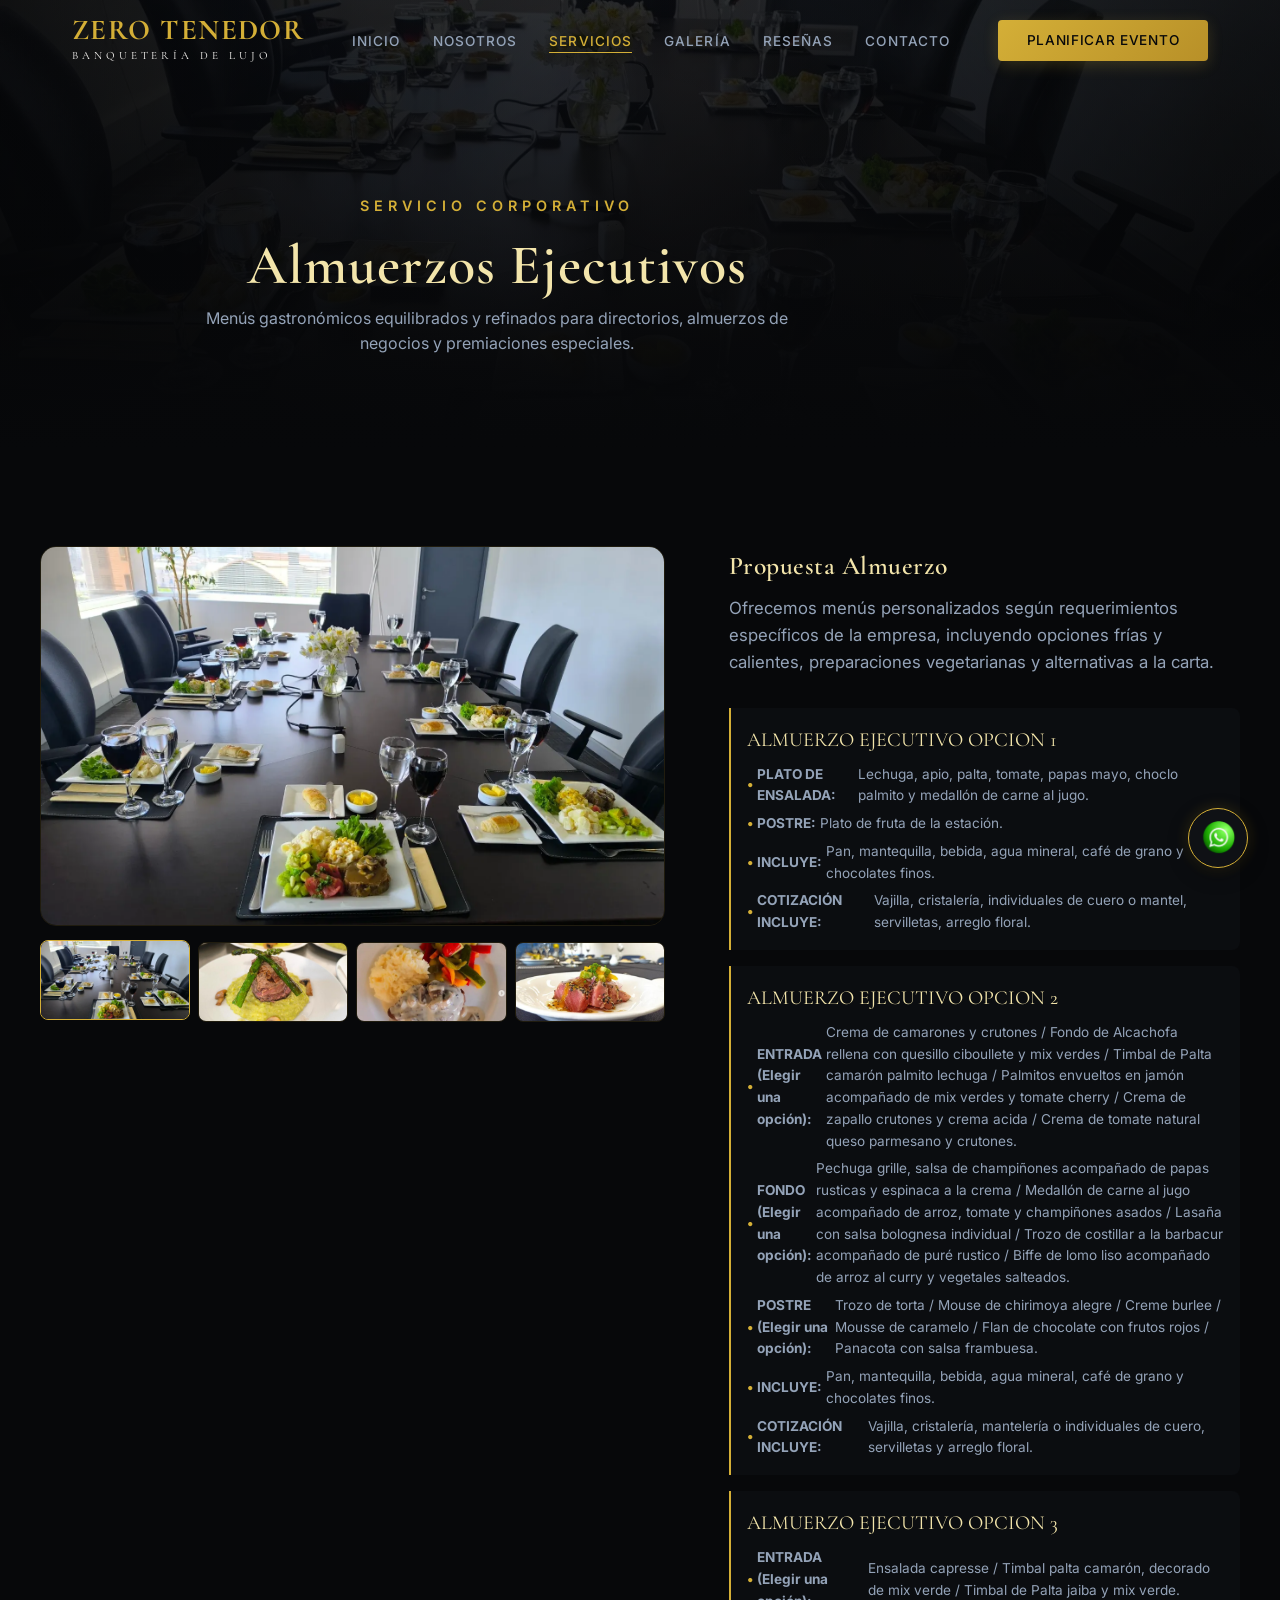
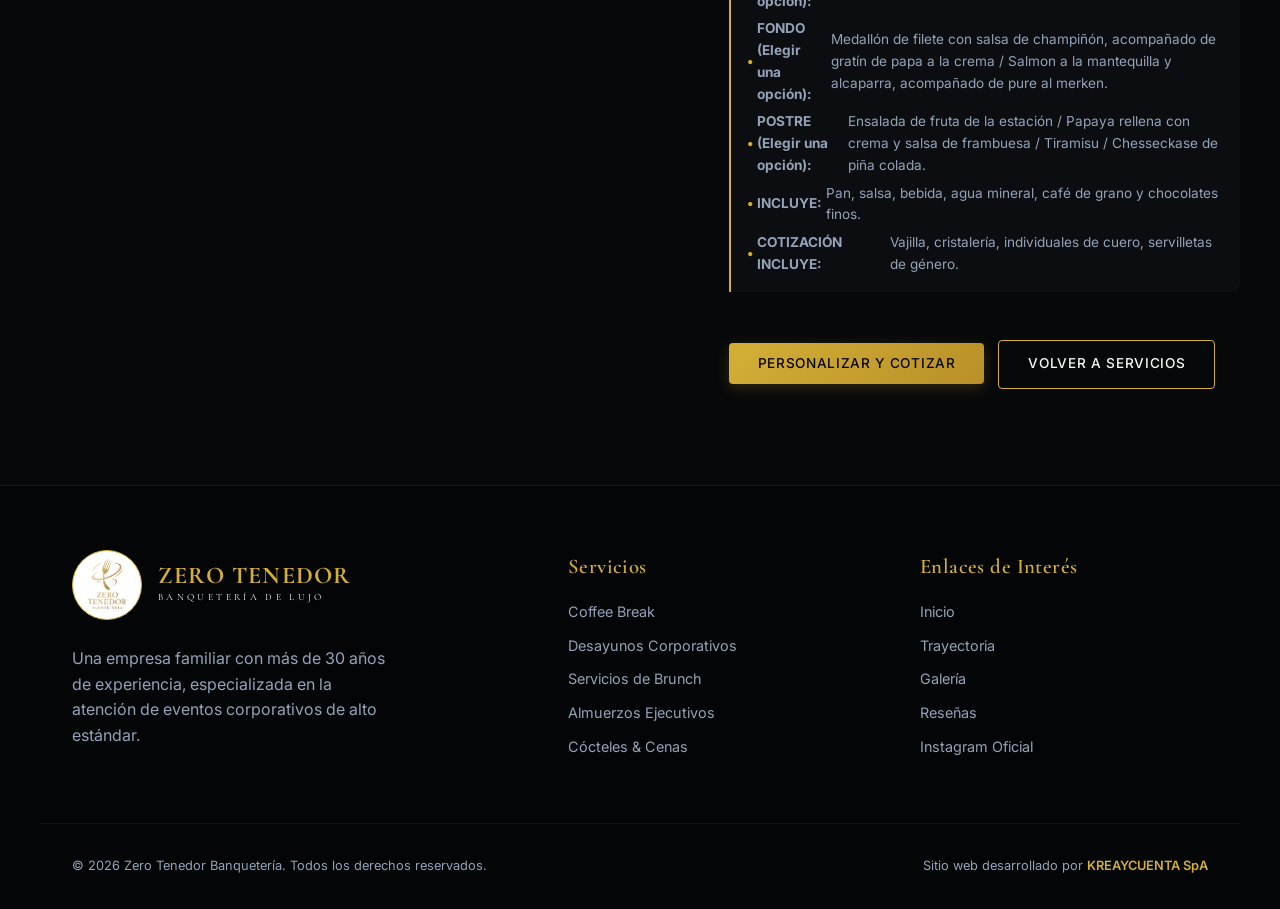
<file: almuerzos.html>
<!DOCTYPE html>
<html lang="es">
<head>
  <meta charset="UTF-8">
  <meta name="viewport" content="width=device-width, initial-scale=1.0, viewport-fit=cover">
  <title>Almuerzos Ejecutivos | Zero Tenedor Banquetería de Lujo</title>
  <meta name="description" content="Servicio de almuerzos ejecutivos y de negocios para empresas en Santiago. Menús Gourmet con plato de fondo, postre y montaje fino completo.">
  <link rel="stylesheet" href="styles.css">
</head>
<body>

  <!-- FLOATING WHATSAPP BUTTON (BOUNCE EFFECT) -->
  <div class="whatsapp-float" id="whatsapp-floating-btn" title="Contactar por WhatsApp">
    <div class="whatsapp-icon-wrapper">
      <img src="assets/images/whatsapp-button.png" alt="WhatsApp" class="whatsapp-img">
    </div>
  </div>

  <!-- NAVIGATION HEADER -->
  <header id="main-header" class="scrolled">
    <div class="container navbar">
      <a href="index.html" class="logo">
        <span class="logo-main">ZERO TENEDOR</span>
        <span class="logo-sub">Banquetería de Lujo</span>
      </a>
      
      <button class="mobile-menu-btn" id="mobile-toggle" aria-label="Abrir Menú">
        <span></span>
        <span></span>
        <span></span>
      </button>

      <ul class="nav-links" id="navbar-menu">
        <li><a href="index.html">Inicio</a></li>
        <li><a href="index.html#nosotros">Nosotros</a></li>
        <li><a href="index.html#servicios" class="active">Servicios</a></li>
        <li><a href="index.html#galeria">Galería</a></li>
        <li><a href="index.html#reseñas">Reseñas</a></li>
        <li><a href="index.html#contacto">Contacto</a></li>
      </ul>

      <div class="nav-cta">
        <button class="btn btn-primary open-cotizador-btn">Planificar Evento</button>
      </div>
    </div>
  </header>

  <!-- SUBPAGE HERO -->
  <section class="sub-hero">
    <div class="sub-hero-bg" style="background-image: url('assets/images/fotoalmuerzo.webp');"></div>
    <div class="hero-overlay"></div>
    <div class="container">
      <div class="hero-content">
        <span class="hero-tag">Servicio Corporativo</span>
        <h1>Almuerzos Ejecutivos</h1>
        <p class="sub-hero-desc">Menús gastronómicos equilibrados y refinados para directorios, almuerzos de negocios y premiaciones especiales.</p>
      </div>
    </div>
  </section>

  <!-- DETAIL SHOWCASE SECTION -->
  <section class="section-padding container">
    <div class="service-showcase">
      <!-- Gallery -->
      <div class="service-gallery anim-slide-in-left">
        <div class="main-image-container">
          <img src="assets/images/fotoalmuerzo.webp" alt="Almuerzos" class="main-image" id="lunch-main-img">
        </div>
        <div class="thumbnail-row" data-service="lunch">
          <div class="thumb-image-container active" data-img="assets/images/fotoalmuerzo.webp">
            <img src="assets/images/fotoalmuerzo.webp" alt="Thumb" class="thumb-image">
          </div>
          <div class="thumb-image-container" data-img="assets/images/lunch_ref1.jpg">
            <img src="assets/images/lunch_ref1.jpg" alt="Thumb" class="thumb-image">
          </div>
          <div class="thumb-image-container" data-img="assets/images/lunch_ref2.jpg">
            <img src="assets/images/lunch_ref2.jpg" alt="Thumb" class="thumb-image">
          </div>
          <div class="thumb-image-container" data-img="assets/images/lunch_ref3.jpg">
            <img src="assets/images/lunch_ref3.jpg" alt="Thumb" class="thumb-image">
          </div>
        </div>
      </div>
      
      <!-- Info -->
      <div class="service-info anim-slide-in-right">
        <div class="service-meta">
          <h3>Propuesta Almuerzo</h3>
          <p class="service-desc">Ofrecemos menús personalizados según requerimientos específicos de la empresa, incluyendo opciones frías y calientes, preparaciones vegetarianas y alternativas a la carta.</p>
        </div>
        
        <div class="menu-selections">
          <div class="menu-group">
            <div class="group-title">ALMUERZO EJECUTIVO OPCION 1</div>
            <ul class="menu-list" style="grid-template-columns: 1fr;">
              <li><strong>PLATO DE ENSALADA:</strong> Lechuga, apio, palta, tomate, papas mayo, choclo palmito y medallón de carne al jugo.</li>
              <li><strong>POSTRE:</strong> Plato de fruta de la estación.</li>
              <li><strong>INCLUYE:</strong> Pan, mantequilla, bebida, agua mineral, café de grano y chocolates finos.</li>
              <li><strong>COTIZACIÓN INCLUYE:</strong> Vajilla, cristalería, individuales de cuero o mantel, servilletas, arreglo floral.</li>
            </ul>
          </div>
          
          <div class="menu-group">
            <div class="group-title">ALMUERZO EJECUTIVO OPCION 2</div>
            <ul class="menu-list" style="grid-template-columns: 1fr;">
              <li><strong>ENTRADA (Elegir una opción):</strong> Crema de camarones y crutones / Fondo de Alcachofa rellena con quesillo ciboullete y mix verdes / Timbal de Palta camarón palmito lechuga / Palmitos envueltos en jamón acompañado de mix verdes y tomate cherry / Crema de zapallo crutones y crema acida / Crema de tomate natural queso parmesano y crutones.</li>
              <li><strong>FONDO (Elegir una opción):</strong> Pechuga grille, salsa de champiñones acompañado de papas rusticas y espinaca a la crema / Medallón de carne al jugo acompañado de arroz, tomate y champiñones asados / Lasaña con salsa bolognesa individual / Trozo de costillar a la barbacur acompañado de puré rustico / Biffe de lomo liso acompañado de arroz al curry y vegetales salteados.</li>
              <li><strong>POSTRE (Elegir una opción):</strong> Trozo de torta / Mouse de chirimoya alegre / Creme burlee / Mousse de caramelo / Flan de chocolate con frutos rojos / Panacota con salsa frambuesa.</li>
              <li><strong>INCLUYE:</strong> Pan, mantequilla, bebida, agua mineral, café de grano y chocolates finos.</li>
              <li><strong>COTIZACIÓN INCLUYE:</strong> Vajilla, cristalería, mantelería o individuales de cuero, servilletas y arreglo floral.</li>
            </ul>
          </div>

          <div class="menu-group">
            <div class="group-title">ALMUERZO EJECUTIVO OPCION 3</div>
            <ul class="menu-list" style="grid-template-columns: 1fr;">
              <li><strong>ENTRADA (Elegir una opción):</strong> Ensalada capresse / Timbal palta camarón, decorado de mix verde / Timbal de Palta jaiba y mix verde.</li>
              <li><strong>FONDO (Elegir una opción):</strong> Medallón de filete con salsa de champiñón, acompañado de gratín de papa a la crema / Salmon a la mantequilla y alcaparra, acompañado de pure al merken.</li>
              <li><strong>POSTRE (Elegir una opción):</strong> Ensalada de fruta de la estación / Papaya rellena con crema y salsa de frambuesa / Tiramisu / Chesseckase de piña colada.</li>
              <li><strong>INCLUYE:</strong> Pan, salsa, bebida, agua mineral, café de grano y chocolates finos.</li>
              <li><strong>COTIZACIÓN INCLUYE:</strong> Vajilla, cristalería, individuales de cuero, servilletas de género.</li>
            </ul>
          </div>
        </div>
        
        <div class="service-cta">
          <button class="btn btn-primary request-cotizacion-btn" data-service-name="Almuerzos">Personalizar y Cotizar</button>
          <a href="index.html#servicios" class="btn btn-secondary" style="margin-left: 10px;">Volver a Servicios</a>
        </div>
      </div>
    </div>
  </section>

  <!-- FOOTER -->
  <footer>
    <div class="container footer-grid">
      <div class="footer-about">
        <div class="footer-logo-row">
          <img src="assets/images/logo.jpg" alt="Logo Zero Tenedor" class="footer-logo-img">
          <div class="logo">
            <span class="logo-main" style="font-size: 1.5rem;">ZERO TENEDOR</span>
            <span class="logo-sub" style="font-size: 0.6rem;">Banquetería de Lujo</span>
          </div>
        </div>
        <p class="footer-desc" style="margin-top: 10px;">Una empresa familiar con más de 30 años de experiencia, especializada en la atención de eventos corporativos de alto estándar.</p>
      </div>
      
      <div class="footer-links-col">
        <h4>Servicios</h4>
        <ul class="footer-links">
          <li><a href="coffee-break.html">Coffee Break</a></li>
          <li><a href="desayunos.html">Desayunos Corporativos</a></li>
          <li><a href="brunch.html">Servicios de Brunch</a></li>
          <li><a href="almuerzos.html">Almuerzos Ejecutivos</a></li>
          <li><a href="cocteles.html">Cócteles & Cenas</a></li>
        </ul>
      </div>

      <div class="footer-links-col">
        <h4>Enlaces de Interés</h4>
        <ul class="footer-links">
          <li><a href="index.html">Inicio</a></li>
          <li><a href="index.html#nosotros">Trayectoria</a></li>
          <li><a href="index.html#galeria">Galería</a></li>
          <li><a href="index.html#reseñas">Reseñas</a></li>
          <li><a href="https://www.instagram.com/zerotenedor_banqueteria/" target="_blank">Instagram Oficial</a></li>
        </ul>
      </div>
    </div>
    
    <div class="container footer-bottom">
      <p>&copy; 2026 Zero Tenedor Banquetería. Todos los derechos reservados.</p>
      <p>Sitio web desarrollado por <a href="https://www.kreaycuenta.cl" target="_blank" style="color: var(--brand-gold); font-weight: 600;">KREAYCUENTA SpA</a></p>
    </div>
  </footer>

  <!-- COTIZADOR MODAL INTERACTIVO -->
  <div class="modal-overlay" id="cotizador-modal">
    <div class="modal-container">
      <div class="modal-header">
        <h3 class="modal-title">Planificador de Evento</h3>
        <button class="modal-close" id="close-cotizador">&times;</button>
      </div>
      
      <div class="modal-body">
        <!-- Indicador de pasos -->
        <div class="wizard-steps-indicator">
          <div class="wizard-progress-bar" id="wizard-progress"></div>
          <div class="step-indicator active" data-step="1">1</div>
          <div class="step-indicator" data-step="2">2</div>
          <div class="step-indicator" data-step="3">3</div>
        </div>

        <form id="wizard-form">
          <!-- PASO 1 -->
          <div class="wizard-panel active" id="wizard-step-1">
            <h3 style="margin-bottom: var(--spacing-md); text-align: center;">¿Qué servicio desea cotizar?</h3>
            <div class="selector-cards">
              <div class="selector-card" data-value="Coffee Break">
                <div class="selector-icon">☕</div>
                <div class="selector-title">Coffee Break</div>
              </div>
              <div class="selector-card" data-value="Desayunos">
                <div class="selector-icon">🥞</div>
                <div class="selector-title">Desayuno</div>
              </div>
              <div class="selector-card" data-value="Brunch">
                <div class="selector-icon">🥪</div>
                <div class="selector-title">Brunch</div>
              </div>
              <div class="selector-card selected" data-value="Almuerzos">
                <div class="selector-icon">🍽</div>
                <div class="selector-title">Almuerzo</div>
              </div>
              <div class="selector-card" data-value="Coctel">
                <div class="selector-icon">🍷</div>
                <div class="selector-title">Cóctel</div>
              </div>
            </div>
          </div>

          <!-- PASO 2 -->
          <div class="wizard-panel" id="wizard-step-2">
            <h3 style="margin-bottom: var(--spacing-sm); text-align: center;" id="wizard-step-2-title">Configure su Menú</h3>
            <div class="menu-options-container" id="dynamic-menu-options"></div>
          </div>

          <!-- PASO 3 -->
          <div class="wizard-panel" id="wizard-step-3">
            <h3 style="margin-bottom: var(--spacing-md); text-align: center;">Detalles Finales del Evento</h3>
            <div class="slider-container">
              <div class="slider-header">
                <label for="w-guests" style="margin-bottom: 0;">Número de Personas</label>
                <div class="slider-val-box"><span id="slider-value">30</span> pers.</div>
              </div>
              <input type="range" id="w-guests" class="range-slider" min="10" max="500" value="30" step="5">
            </div>
            <div class="form-row">
              <div class="form-group">
                <label for="w-name">Nombre de Contacto</label>
                <input type="text" id="w-name" class="form-control" placeholder="Ej. Alejandra Gómez" required>
              </div>
              <div class="form-group">
                <label for="w-company">Empresa</label>
                <input type="text" id="w-company" class="form-control" placeholder="Ej. Aguas Andinas" required>
              </div>
            </div>
            <div class="form-row">
              <div class="form-group">
                <label for="w-email">Correo</label>
                <input type="email" id="w-email" class="form-control" placeholder="Ej. contacto@empresa.cl" required>
              </div>
              <div class="form-group">
                <label for="w-date">Fecha Estimada</label>
                <input type="date" id="w-date" class="form-control" required>
              </div>
            </div>
            <div class="wizard-whatsapp-note">
              ℹ Al hacer clic en "Solicitar Cotización por WhatsApp", se enviará un resumen de su planificación directo a nuestro chat para coordinar de inmediato.
            </div>
          </div>

          <div class="wizard-footer">
            <button type="button" class="btn btn-secondary" id="wizard-prev-btn" style="visibility: hidden;">Anterior</button>
            <button type="button" class="btn btn-primary" id="wizard-next-btn">Siguiente</button>
          </div>
        </form>
      </div>
    </div>
  </div>

  <script src="app.js?v=1.1.2"></script>
</body>
</html>
</file>
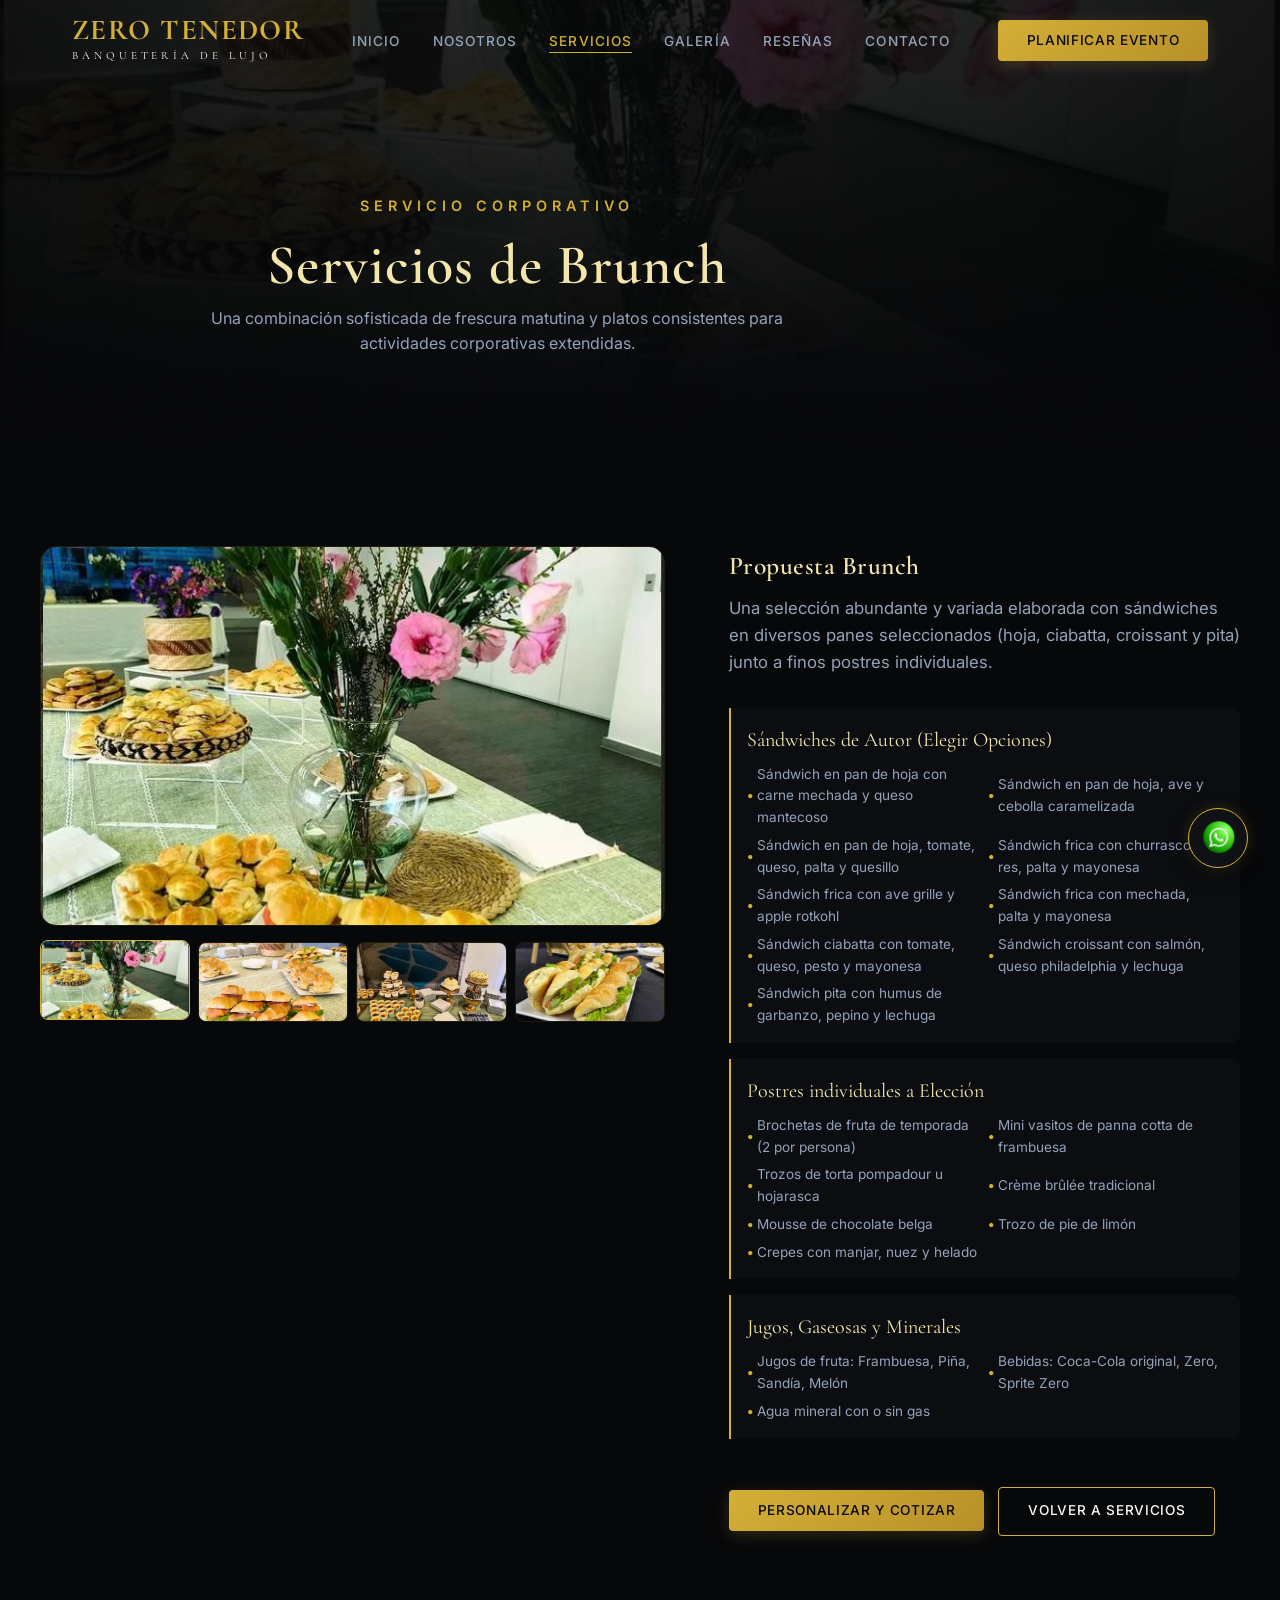
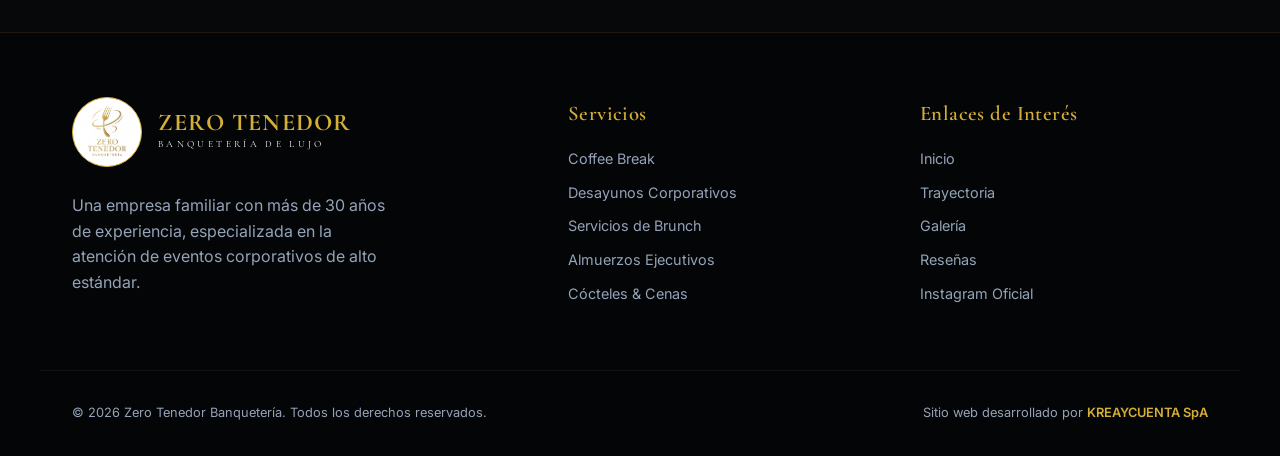
<file: brunch.html>
<!DOCTYPE html>
<html lang="es">
<head>
  <meta charset="UTF-8">
  <meta name="viewport" content="width=device-width, initial-scale=1.0, viewport-fit=cover">
  <title>Brunch | Zero Tenedor Banquetería de Lujo</title>
  <meta name="description" content="Servicio de brunch a domicilio y para empresas en Santiago. Sándwiches de autor, repostería y postres en vasitos individuales para eventos de larga duración.">
  <link rel="stylesheet" href="styles.css">
</head>
<body>

  <!-- FLOATING WHATSAPP BUTTON (BOUNCE EFFECT) -->
  <div class="whatsapp-float" id="whatsapp-floating-btn" title="Contactar por WhatsApp">
    <div class="whatsapp-icon-wrapper">
      <img src="assets/images/whatsapp-button.png" alt="WhatsApp" class="whatsapp-img">
    </div>
  </div>

  <!-- NAVIGATION HEADER -->
  <header id="main-header" class="scrolled">
    <div class="container navbar">
      <a href="index.html" class="logo">
        <span class="logo-main">ZERO TENEDOR</span>
        <span class="logo-sub">Banquetería de Lujo</span>
      </a>
      
      <button class="mobile-menu-btn" id="mobile-toggle" aria-label="Abrir Menú">
        <span></span>
        <span></span>
        <span></span>
      </button>

      <ul class="nav-links" id="navbar-menu">
        <li><a href="index.html">Inicio</a></li>
        <li><a href="index.html#nosotros">Nosotros</a></li>
        <li><a href="index.html#servicios" class="active">Servicios</a></li>
        <li><a href="index.html#galeria">Galería</a></li>
        <li><a href="index.html#reseñas">Reseñas</a></li>
        <li><a href="index.html#contacto">Contacto</a></li>
      </ul>

      <div class="nav-cta">
        <button class="btn btn-primary open-cotizador-btn">Planificar Evento</button>
      </div>
    </div>
  </header>

  <!-- SUBPAGE HERO -->
  <section class="sub-hero">
    <div class="sub-hero-bg" style="background-image: url('assets/images/brunch_main.jpg');"></div>
    <div class="hero-overlay"></div>
    <div class="container">
      <div class="hero-content">
        <span class="hero-tag">Servicio Corporativo</span>
        <h1>Servicios de Brunch</h1>
        <p class="sub-hero-desc">Una combinación sofisticada de frescura matutina y platos consistentes para actividades corporativas extendidas.</p>
      </div>
    </div>
  </section>

  <!-- DETAIL SHOWCASE SECTION -->
  <section class="section-padding container">
    <div class="service-showcase">
      <!-- Gallery -->
      <div class="service-gallery anim-slide-in-left">
        <div class="main-image-container">
          <img src="assets/images/brunch_main.jpg" alt="Brunch" class="main-image" id="brunch-main-img">
        </div>
        <div class="thumbnail-row" data-service="brunch">
          <div class="thumb-image-container active" data-img="assets/images/brunch_main.jpg">
            <img src="assets/images/brunch_main.jpg" alt="Thumb" class="thumb-image">
          </div>
          <div class="thumb-image-container" data-img="assets/images/brunch_ref1.jpg">
            <img src="assets/images/brunch_ref1.jpg" alt="Thumb" class="thumb-image">
          </div>
          <div class="thumb-image-container" data-img="assets/images/brunch_ref2.jpg">
            <img src="assets/images/brunch_ref2.jpg" alt="Thumb" class="thumb-image">
          </div>
          <div class="thumb-image-container" data-img="assets/images/brunch_ref3.jpg">
            <img src="assets/images/brunch_ref3.jpg" alt="Thumb" class="thumb-image">
          </div>
        </div>
      </div>
      
      <!-- Info -->
      <div class="service-info anim-slide-in-right">
        <div class="service-meta">
          <h3>Propuesta Brunch</h3>
          <p class="service-desc">Una selección abundante y variada elaborada con sándwiches en diversos panes seleccionados (hoja, ciabatta, croissant y pita) junto a finos postres individuales.</p>
        </div>
        
        <div class="menu-selections">
          <div class="menu-group">
            <div class="group-title">Sándwiches de Autor (Elegir Opciones)</div>
            <ul class="menu-list">
              <li>Sándwich en pan de hoja con carne mechada y queso mantecoso</li>
              <li>Sándwich en pan de hoja, ave y cebolla caramelizada</li>
              <li>Sándwich en pan de hoja, tomate, queso, palta y quesillo</li>
              <li>Sándwich frica con churrasco de res, palta y mayonesa</li>
              <li>Sándwich frica con ave grille y apple rotkohl</li>
              <li>Sándwich frica con mechada, palta y mayonesa</li>
              <li>Sándwich ciabatta con tomate, queso, pesto y mayonesa</li>
              <li>Sándwich croissant con salmón, queso philadelphia y lechuga</li>
              <li>Sándwich pita con humus de garbanzo, pepino y lechuga</li>
            </ul>
          </div>
          
          <div class="menu-group">
            <div class="group-title">Postres individuales a Elección</div>
            <ul class="menu-list">
              <li>Brochetas de fruta de temporada (2 por persona)</li>
              <li>Mini vasitos de panna cotta de frambuesa</li>
              <li>Trozos de torta pompadour u hojarasca</li>
              <li>Crème brûlée tradicional</li>
              <li>Mousse de chocolate belga</li>
              <li>Trozo de pie de limón</li>
              <li>Crepes con manjar, nuez y helado</li>
            </ul>
          </div>

          <div class="menu-group">
            <div class="group-title">Jugos, Gaseosas y Minerales</div>
            <ul class="menu-list">
              <li>Jugos de fruta: Frambuesa, Piña, Sandía, Melón</li>
              <li>Bebidas: Coca-Cola original, Zero, Sprite Zero</li>
              <li>Agua mineral con o sin gas</li>
            </ul>
          </div>
        </div>
        
        <div class="service-cta">
          <button class="btn btn-primary request-cotizacion-btn" data-service-name="Brunch">Personalizar y Cotizar</button>
          <a href="index.html#servicios" class="btn btn-secondary" style="margin-left: 10px;">Volver a Servicios</a>
        </div>
      </div>
    </div>
  </section>

  <!-- FOOTER -->
  <footer>
    <div class="container footer-grid">
      <div class="footer-about">
        <div class="footer-logo-row">
          <img src="assets/images/logo.jpg" alt="Logo Zero Tenedor" class="footer-logo-img">
          <div class="logo">
            <span class="logo-main" style="font-size: 1.5rem;">ZERO TENEDOR</span>
            <span class="logo-sub" style="font-size: 0.6rem;">Banquetería de Lujo</span>
          </div>
        </div>
        <p class="footer-desc" style="margin-top: 10px;">Una empresa familiar con más de 30 años de experiencia, especializada en la atención de eventos corporativos de alto estándar.</p>
      </div>
      
      <div class="footer-links-col">
        <h4>Servicios</h4>
        <ul class="footer-links">
          <li><a href="coffee-break.html">Coffee Break</a></li>
          <li><a href="desayunos.html">Desayunos Corporativos</a></li>
          <li><a href="brunch.html">Servicios de Brunch</a></li>
          <li><a href="almuerzos.html">Almuerzos Ejecutivos</a></li>
          <li><a href="cocteles.html">Cócteles & Cenas</a></li>
        </ul>
      </div>

      <div class="footer-links-col">
        <h4>Enlaces de Interés</h4>
        <ul class="footer-links">
          <li><a href="index.html">Inicio</a></li>
          <li><a href="index.html#nosotros">Trayectoria</a></li>
          <li><a href="index.html#galeria">Galería</a></li>
          <li><a href="index.html#reseñas">Reseñas</a></li>
          <li><a href="https://www.instagram.com/zerotenedor_banqueteria/" target="_blank">Instagram Oficial</a></li>
        </ul>
      </div>
    </div>
    
    <div class="container footer-bottom">
      <p>&copy; 2026 Zero Tenedor Banquetería. Todos los derechos reservados.</p>
      <p>Sitio web desarrollado por <a href="https://www.kreaycuenta.cl" target="_blank" style="color: var(--brand-gold); font-weight: 600;">KREAYCUENTA SpA</a></p>
    </div>
  </footer>

  <!-- COTIZADOR MODAL INTERACTIVO -->
  <div class="modal-overlay" id="cotizador-modal">
    <div class="modal-container">
      <div class="modal-header">
        <h3 class="modal-title">Planificador de Evento</h3>
        <button class="modal-close" id="close-cotizador">&times;</button>
      </div>
      
      <div class="modal-body">
        <!-- Indicador de pasos -->
        <div class="wizard-steps-indicator">
          <div class="wizard-progress-bar" id="wizard-progress"></div>
          <div class="step-indicator active" data-step="1">1</div>
          <div class="step-indicator" data-step="2">2</div>
          <div class="step-indicator" data-step="3">3</div>
        </div>

        <form id="wizard-form">
          <!-- PASO 1 -->
          <div class="wizard-panel active" id="wizard-step-1">
            <h3 style="margin-bottom: var(--spacing-md); text-align: center;">¿Qué servicio desea cotizar?</h3>
            <div class="selector-cards">
              <div class="selector-card" data-value="Coffee Break">
                <div class="selector-icon">☕</div>
                <div class="selector-title">Coffee Break</div>
              </div>
              <div class="selector-card" data-value="Desayunos">
                <div class="selector-icon">🥞</div>
                <div class="selector-title">Desayuno</div>
              </div>
              <div class="selector-card selected" data-value="Brunch">
                <div class="selector-icon">🥪</div>
                <div class="selector-title">Brunch</div>
              </div>
              <div class="selector-card" data-value="Almuerzos">
                <div class="selector-icon">🍽</div>
                <div class="selector-title">Almuerzo</div>
              </div>
              <div class="selector-card" data-value="Coctel">
                <div class="selector-icon">🍷</div>
                <div class="selector-title">Cóctel</div>
              </div>
            </div>
          </div>

          <!-- PASO 2 -->
          <div class="wizard-panel" id="wizard-step-2">
            <h3 style="margin-bottom: var(--spacing-sm); text-align: center;" id="wizard-step-2-title">Configure su Menú</h3>
            <div class="menu-options-container" id="dynamic-menu-options"></div>
          </div>

          <!-- PASO 3 -->
          <div class="wizard-panel" id="wizard-step-3">
            <h3 style="margin-bottom: var(--spacing-md); text-align: center;">Detalles Finales del Evento</h3>
            <div class="slider-container">
              <div class="slider-header">
                <label for="w-guests" style="margin-bottom: 0;">Número de Personas</label>
                <div class="slider-val-box"><span id="slider-value">30</span> pers.</div>
              </div>
              <input type="range" id="w-guests" class="range-slider" min="10" max="500" value="30" step="5">
            </div>
            <div class="form-row">
              <div class="form-group">
                <label for="w-name">Nombre de Contacto</label>
                <input type="text" id="w-name" class="form-control" placeholder="Ej. Alejandra Gómez" required>
              </div>
              <div class="form-group">
                <label for="w-company">Empresa</label>
                <input type="text" id="w-company" class="form-control" placeholder="Ej. Aguas Andinas" required>
              </div>
            </div>
            <div class="form-row">
              <div class="form-group">
                <label for="w-email">Correo</label>
                <input type="email" id="w-email" class="form-control" placeholder="Ej. contacto@empresa.cl" required>
              </div>
              <div class="form-group">
                <label for="w-date">Fecha Estimada</label>
                <input type="date" id="w-date" class="form-control" required>
              </div>
            </div>
            <div class="wizard-whatsapp-note">
              ℹ Al hacer clic en "Solicitar Cotización por WhatsApp", se enviará un resumen de su planificación directo a nuestro chat para coordinar de inmediato.
            </div>
          </div>

          <div class="wizard-footer">
            <button type="button" class="btn btn-secondary" id="wizard-prev-btn" style="visibility: hidden;">Anterior</button>
            <button type="button" class="btn btn-primary" id="wizard-next-btn">Siguiente</button>
          </div>
        </form>
      </div>
    </div>
  </div>

  <script src="app.js?v=1.1.2"></script>
</body>
</html>
</file>
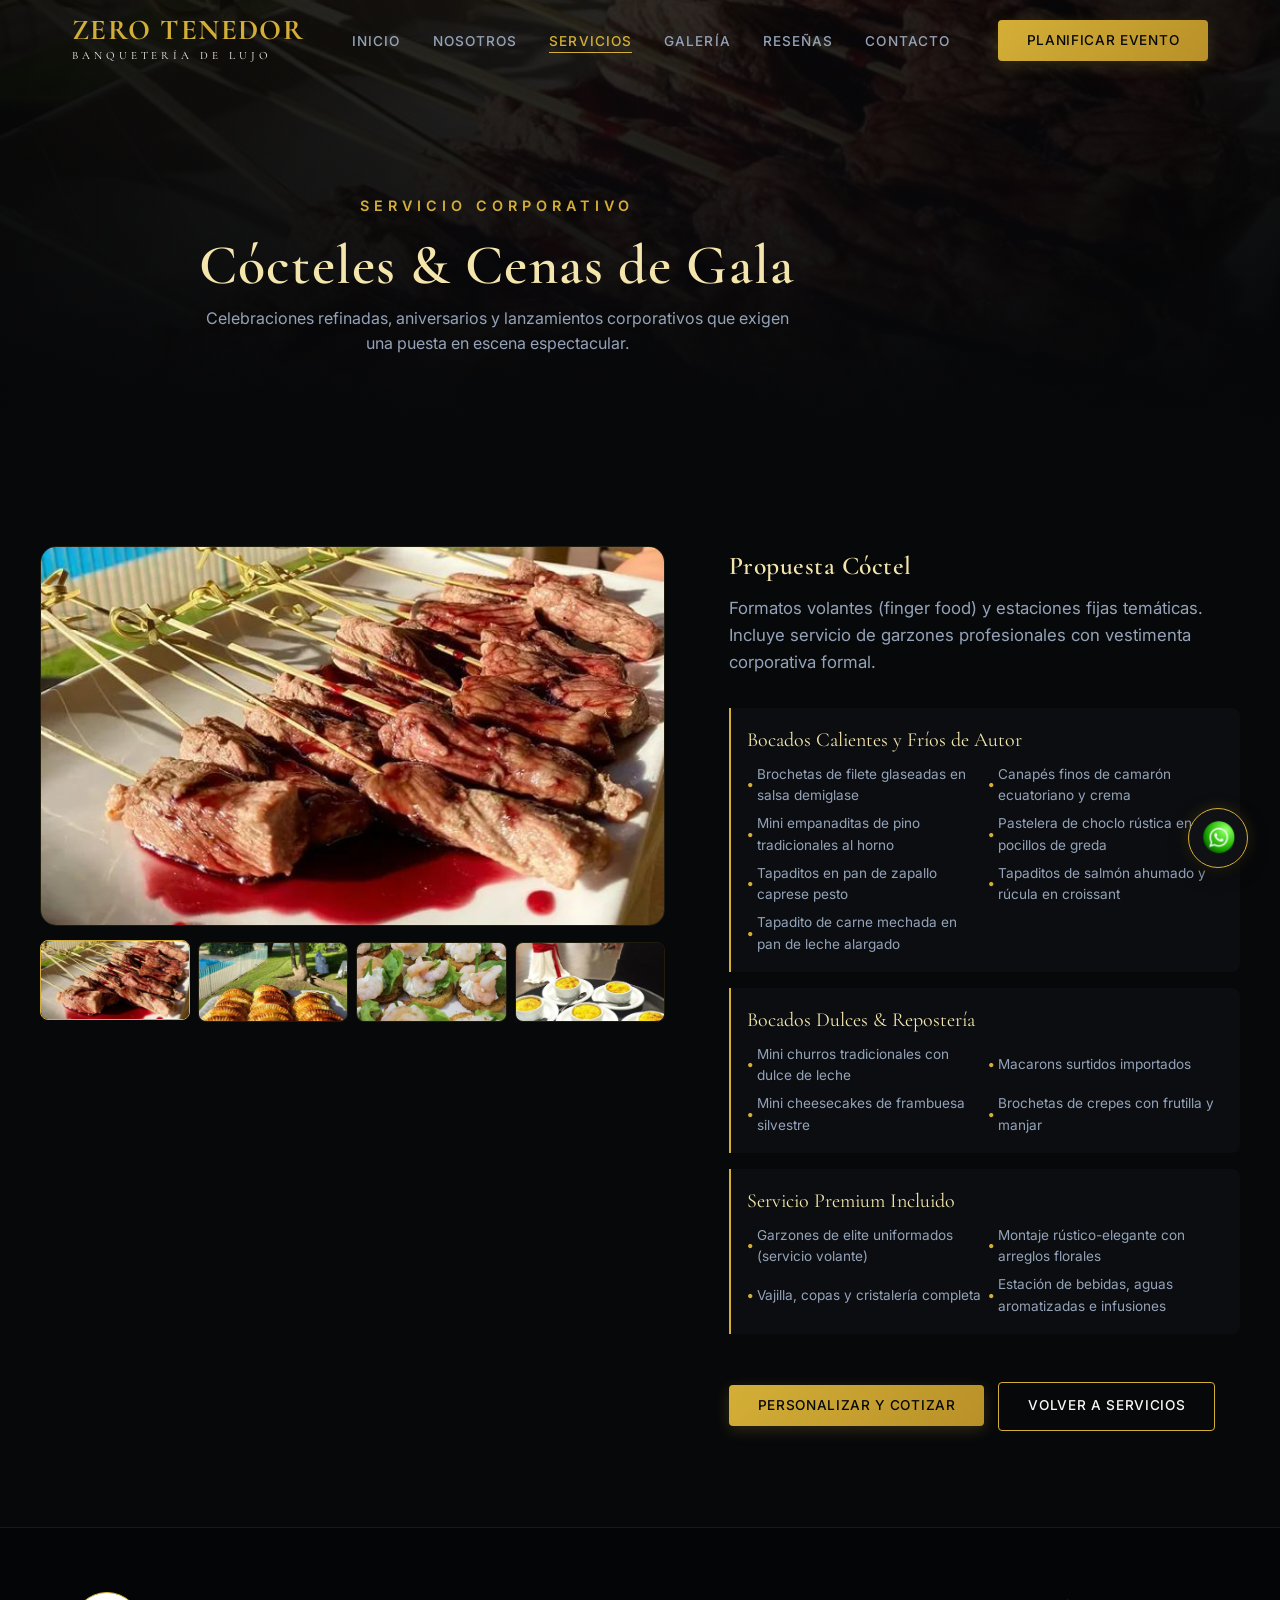
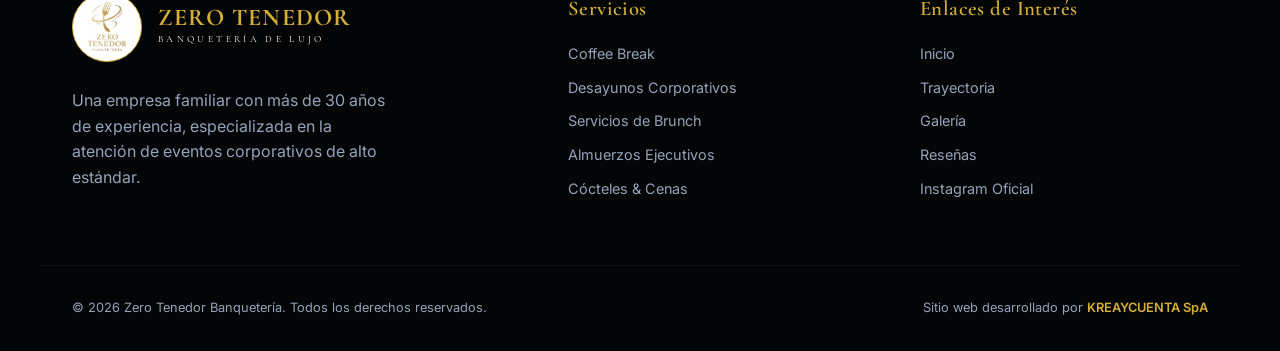
<file: cocteles.html>
<!DOCTYPE html>
<html lang="es">
<head>
  <meta charset="UTF-8">
  <meta name="viewport" content="width=device-width, initial-scale=1.0, viewport-fit=cover">
  <title>Cócteles | Zero Tenedor Banquetería de Lujo</title>
  <meta name="description" content="Servicios de cóctel de gala para eventos corporativos y celebraciones de empresas en Santiago. Bocados fríos y calientes con presentación de elite.">
  <link rel="stylesheet" href="styles.css">
</head>
<body>

  <!-- FLOATING WHATSAPP BUTTON (BOUNCE EFFECT) -->
  <div class="whatsapp-float" id="whatsapp-floating-btn" title="Contactar por WhatsApp">
    <div class="whatsapp-icon-wrapper">
      <img src="assets/images/whatsapp-button.png" alt="WhatsApp" class="whatsapp-img">
    </div>
  </div>

  <!-- NAVIGATION HEADER -->
  <header id="main-header" class="scrolled">
    <div class="container navbar">
      <a href="index.html" class="logo">
        <span class="logo-main">ZERO TENEDOR</span>
        <span class="logo-sub">Banquetería de Lujo</span>
      </a>
      
      <button class="mobile-menu-btn" id="mobile-toggle" aria-label="Abrir Menú">
        <span></span>
        <span></span>
        <span></span>
      </button>

      <ul class="nav-links" id="navbar-menu">
        <li><a href="index.html">Inicio</a></li>
        <li><a href="index.html#nosotros">Nosotros</a></li>
        <li><a href="index.html#servicios" class="active">Servicios</a></li>
        <li><a href="index.html#galeria">Galería</a></li>
        <li><a href="index.html#reseñas">Reseñas</a></li>
        <li><a href="index.html#contacto">Contacto</a></li>
      </ul>

      <div class="nav-cta">
        <button class="btn btn-primary open-cotizador-btn">Planificar Evento</button>
      </div>
    </div>
  </header>

  <!-- SUBPAGE HERO -->
  <section class="sub-hero">
    <div class="sub-hero-bg" style="background-image: url('assets/images/cocktail_main.jpg');"></div>
    <div class="hero-overlay"></div>
    <div class="container">
      <div class="hero-content">
        <span class="hero-tag">Servicio Corporativo</span>
        <h1>Cócteles & Cenas de Gala</h1>
        <p class="sub-hero-desc">Celebraciones refinadas, aniversarios y lanzamientos corporativos que exigen una puesta en escena espectacular.</p>
      </div>
    </div>
  </section>

  <!-- DETAIL SHOWCASE SECTION -->
  <section class="section-padding container">
    <div class="service-showcase">
      <!-- Gallery -->
      <div class="service-gallery anim-slide-in-left">
        <div class="main-image-container">
          <img src="assets/images/cocktail_main.jpg" alt="Cócteles" class="main-image" id="cocteles-main-img">
        </div>
        <div class="thumbnail-row" data-service="cocteles">
          <div class="thumb-image-container active" data-img="assets/images/cocktail_main.jpg">
            <img src="assets/images/cocktail_main.jpg" alt="Thumb" class="thumb-image">
          </div>
          <div class="thumb-image-container" data-img="assets/images/cocktail_ref1.jpg">
            <img src="assets/images/cocktail_ref1.jpg" alt="Thumb" class="thumb-image">
          </div>
          <div class="thumb-image-container" data-img="assets/images/cocktail_ref2.jpg">
            <img src="assets/images/cocktail_ref2.jpg" alt="Thumb" class="thumb-image">
          </div>
          <div class="thumb-image-container" data-img="assets/images/cocktail_ref3.jpg">
            <img src="assets/images/cocktail_ref3.jpg" alt="Thumb" class="thumb-image">
          </div>
        </div>
      </div>
      
      <!-- Info -->
      <div class="service-info anim-slide-in-right">
        <div class="service-meta">
          <h3>Propuesta Cóctel</h3>
          <p class="service-desc">Formatos volantes (finger food) y estaciones fijas temáticas. Incluye servicio de garzones profesionales con vestimenta corporativa formal.</p>
        </div>
        
        <div class="menu-selections">
          <div class="menu-group">
            <div class="group-title">Bocados Calientes y Fríos de Autor</div>
            <ul class="menu-list">
              <li>Brochetas de filete glaseadas en salsa demiglase</li>
              <li>Canapés finos de camarón ecuatoriano y crema</li>
              <li>Mini empanaditas de pino tradicionales al horno</li>
              <li>Pastelera de choclo rústica en pocillos de greda</li>
              <li>Tapaditos en pan de zapallo caprese pesto</li>
              <li>Tapaditos de salmón ahumado y rúcula en croissant</li>
              <li>Tapadito de carne mechada en pan de leche alargado</li>
            </ul>
          </div>
          
          <div class="menu-group">
            <div class="group-title">Bocados Dulces & Repostería</div>
            <ul class="menu-list">
              <li>Mini churros tradicionales con dulce de leche</li>
              <li>Macarons surtidos importados</li>
              <li>Mini cheesecakes de frambuesa silvestre</li>
              <li>Brochetas de crepes con frutilla y manjar</li>
            </ul>
          </div>

          <div class="menu-group">
            <div class="group-title">Servicio Premium Incluido</div>
            <ul class="menu-list">
              <li>Garzones de elite uniformados (servicio volante)</li>
              <li>Montaje rústico-elegante con arreglos florales</li>
              <li>Vajilla, copas y cristalería completa</li>
              <li>Estación de bebidas, aguas aromatizadas e infusiones</li>
            </ul>
          </div>
        </div>
        
        <div class="service-cta">
          <button class="btn btn-primary request-cotizacion-btn" data-service-name="Coctel">Personalizar y Cotizar</button>
          <a href="index.html#servicios" class="btn btn-secondary" style="margin-left: 10px;">Volver a Servicios</a>
        </div>
      </div>
    </div>
  </section>

  <!-- FOOTER -->
  <footer>
    <div class="container footer-grid">
      <div class="footer-about">
        <div class="footer-logo-row">
          <img src="assets/images/logo.jpg" alt="Logo Zero Tenedor" class="footer-logo-img">
          <div class="logo">
            <span class="logo-main" style="font-size: 1.5rem;">ZERO TENEDOR</span>
            <span class="logo-sub" style="font-size: 0.6rem;">Banquetería de Lujo</span>
          </div>
        </div>
        <p class="footer-desc" style="margin-top: 10px;">Una empresa familiar con más de 30 años de experiencia, especializada en la atención de eventos corporativos de alto estándar.</p>
      </div>
      
      <div class="footer-links-col">
        <h4>Servicios</h4>
        <ul class="footer-links">
          <li><a href="coffee-break.html">Coffee Break</a></li>
          <li><a href="desayunos.html">Desayunos Corporativos</a></li>
          <li><a href="brunch.html">Servicios de Brunch</a></li>
          <li><a href="almuerzos.html">Almuerzos Ejecutivos</a></li>
          <li><a href="cocteles.html">Cócteles & Cenas</a></li>
        </ul>
      </div>

      <div class="footer-links-col">
        <h4>Enlaces de Interés</h4>
        <ul class="footer-links">
          <li><a href="index.html">Inicio</a></li>
          <li><a href="index.html#nosotros">Trayectoria</a></li>
          <li><a href="index.html#galeria">Galería</a></li>
          <li><a href="index.html#reseñas">Reseñas</a></li>
          <li><a href="https://www.instagram.com/zerotenedor_banqueteria/" target="_blank">Instagram Oficial</a></li>
        </ul>
      </div>
    </div>
    
    <div class="container footer-bottom">
      <p>&copy; 2026 Zero Tenedor Banquetería. Todos los derechos reservados.</p>
      <p>Sitio web desarrollado por <a href="https://www.kreaycuenta.cl" target="_blank" style="color: var(--brand-gold); font-weight: 600;">KREAYCUENTA SpA</a></p>
    </div>
  </footer>

  <!-- COTIZADOR MODAL INTERACTIVO -->
  <div class="modal-overlay" id="cotizador-modal">
    <div class="modal-container">
      <div class="modal-header">
        <h3 class="modal-title">Planificador de Evento</h3>
        <button class="modal-close" id="close-cotizador">&times;</button>
      </div>
      
      <div class="modal-body">
        <!-- Indicador de pasos -->
        <div class="wizard-steps-indicator">
          <div class="wizard-progress-bar" id="wizard-progress"></div>
          <div class="step-indicator active" data-step="1">1</div>
          <div class="step-indicator" data-step="2">2</div>
          <div class="step-indicator" data-step="3">3</div>
        </div>

        <form id="wizard-form">
          <!-- PASO 1 -->
          <div class="wizard-panel active" id="wizard-step-1">
            <h3 style="margin-bottom: var(--spacing-md); text-align: center;">¿Qué servicio desea cotizar?</h3>
            <div class="selector-cards">
              <div class="selector-card" data-value="Coffee Break">
                <div class="selector-icon">☕</div>
                <div class="selector-title">Coffee Break</div>
              </div>
              <div class="selector-card" data-value="Desayunos">
                <div class="selector-icon">🥞</div>
                <div class="selector-title">Desayuno</div>
              </div>
              <div class="selector-card" data-value="Brunch">
                <div class="selector-icon">🥪</div>
                <div class="selector-title">Brunch</div>
              </div>
              <div class="selector-card" data-value="Almuerzos">
                <div class="selector-icon">🍽</div>
                <div class="selector-title">Almuerzo</div>
              </div>
              <div class="selector-card selected" data-value="Coctel">
                <div class="selector-icon">🍷</div>
                <div class="selector-title">Cóctel</div>
              </div>
            </div>
          </div>

          <!-- PASO 2 -->
          <div class="wizard-panel" id="wizard-step-2">
            <h3 style="margin-bottom: var(--spacing-sm); text-align: center;" id="wizard-step-2-title">Configure su Menú</h3>
            <div class="menu-options-container" id="dynamic-menu-options"></div>
          </div>

          <!-- PASO 3 -->
          <div class="wizard-panel" id="wizard-step-3">
            <h3 style="margin-bottom: var(--spacing-md); text-align: center;">Detalles Finales del Evento</h3>
            <div class="slider-container">
              <div class="slider-header">
                <label for="w-guests" style="margin-bottom: 0;">Número de Personas</label>
                <div class="slider-val-box"><span id="slider-value">30</span> pers.</div>
              </div>
              <input type="range" id="w-guests" class="range-slider" min="10" max="500" value="30" step="5">
            </div>
            <div class="form-row">
              <div class="form-group">
                <label for="w-name">Nombre de Contacto</label>
                <input type="text" id="w-name" class="form-control" placeholder="Ej. Alejandra Gómez" required>
              </div>
              <div class="form-group">
                <label for="w-company">Empresa</label>
                <input type="text" id="w-company" class="form-control" placeholder="Ej. Aguas Andinas" required>
              </div>
            </div>
            <div class="form-row">
              <div class="form-group">
                <label for="w-email">Correo</label>
                <input type="email" id="w-email" class="form-control" placeholder="Ej. contacto@empresa.cl" required>
              </div>
              <div class="form-group">
                <label for="w-date">Fecha Estimada</label>
                <input type="date" id="w-date" class="form-control" required>
              </div>
            </div>
            <div class="wizard-whatsapp-note">
              ℹ Al hacer clic en "Solicitar Cotización por WhatsApp", se enviará un resumen de su planificación directo a nuestro chat para coordinar de inmediato.
            </div>
          </div>

          <div class="wizard-footer">
            <button type="button" class="btn btn-secondary" id="wizard-prev-btn" style="visibility: hidden;">Anterior</button>
            <button type="button" class="btn btn-primary" id="wizard-next-btn">Siguiente</button>
          </div>
        </form>
      </div>
    </div>
  </div>

  <script src="app.js?v=1.1.2"></script>
</body>
</html>
</file>
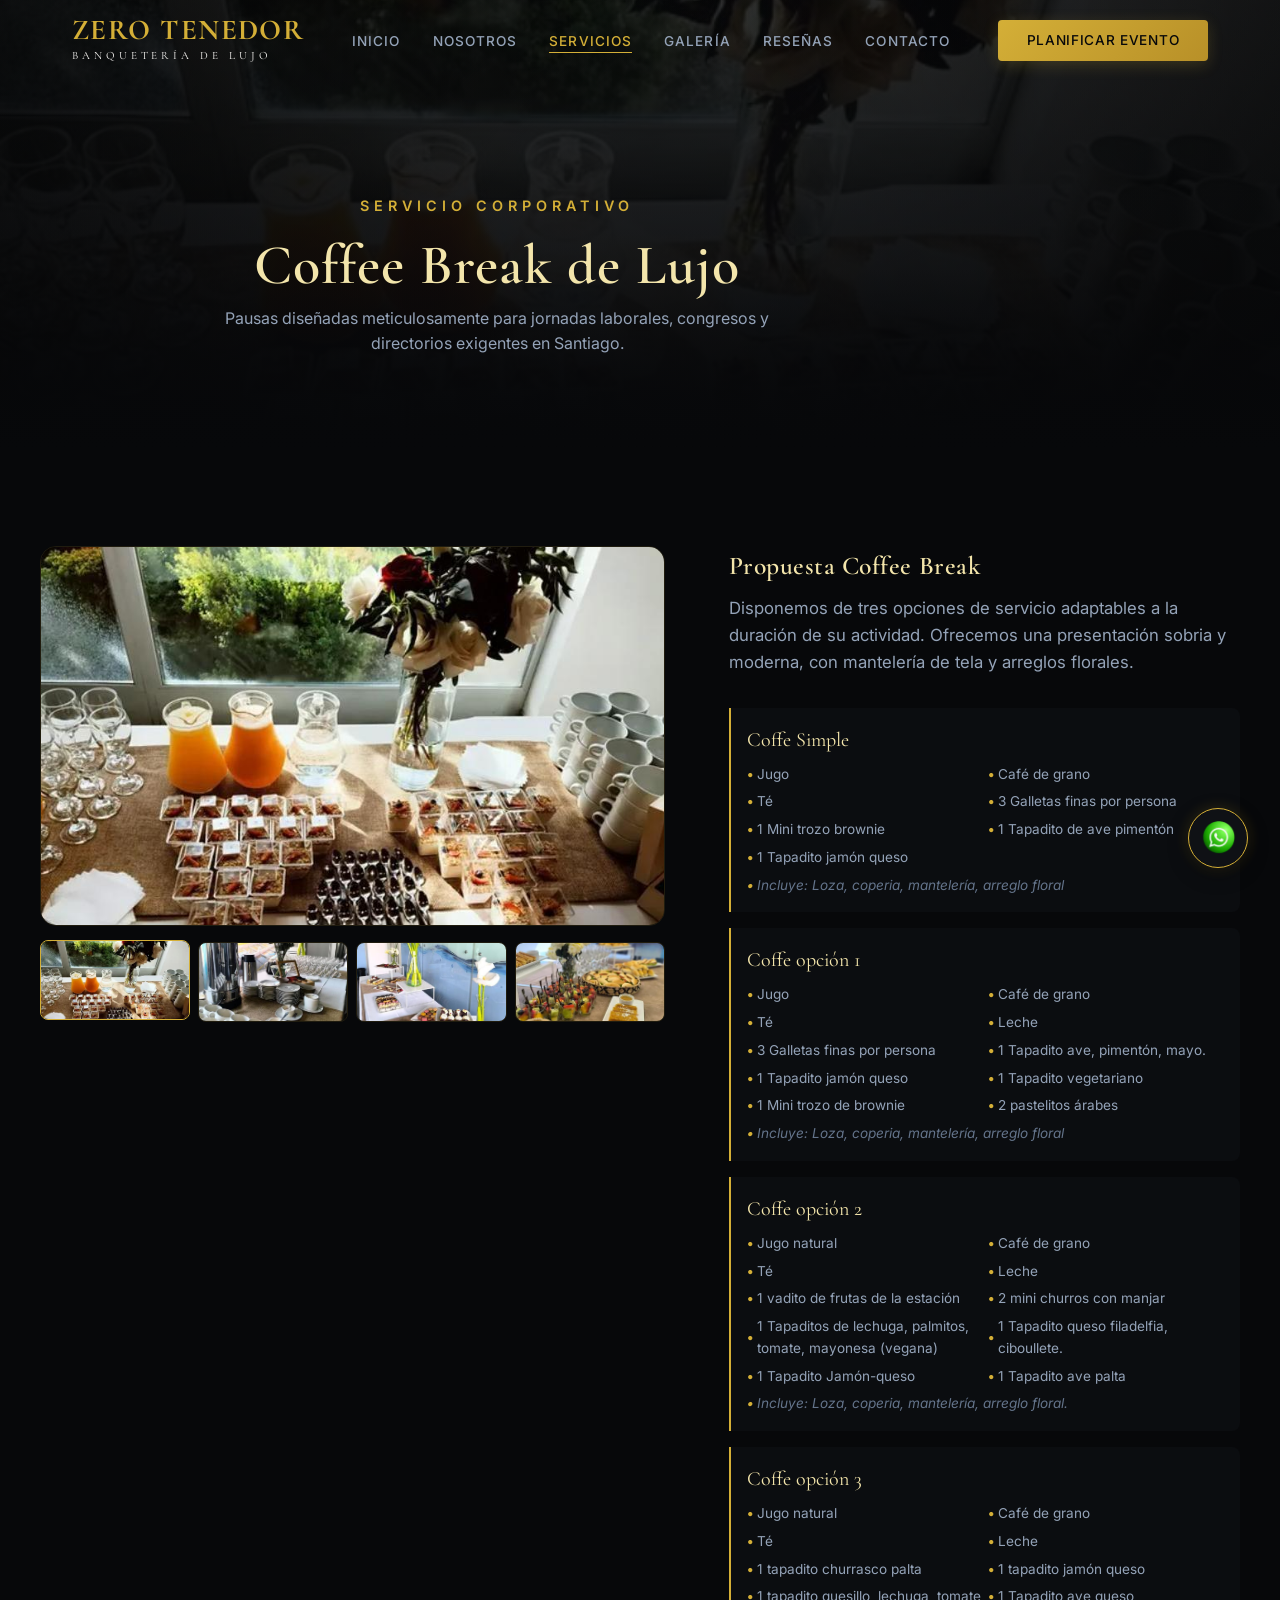
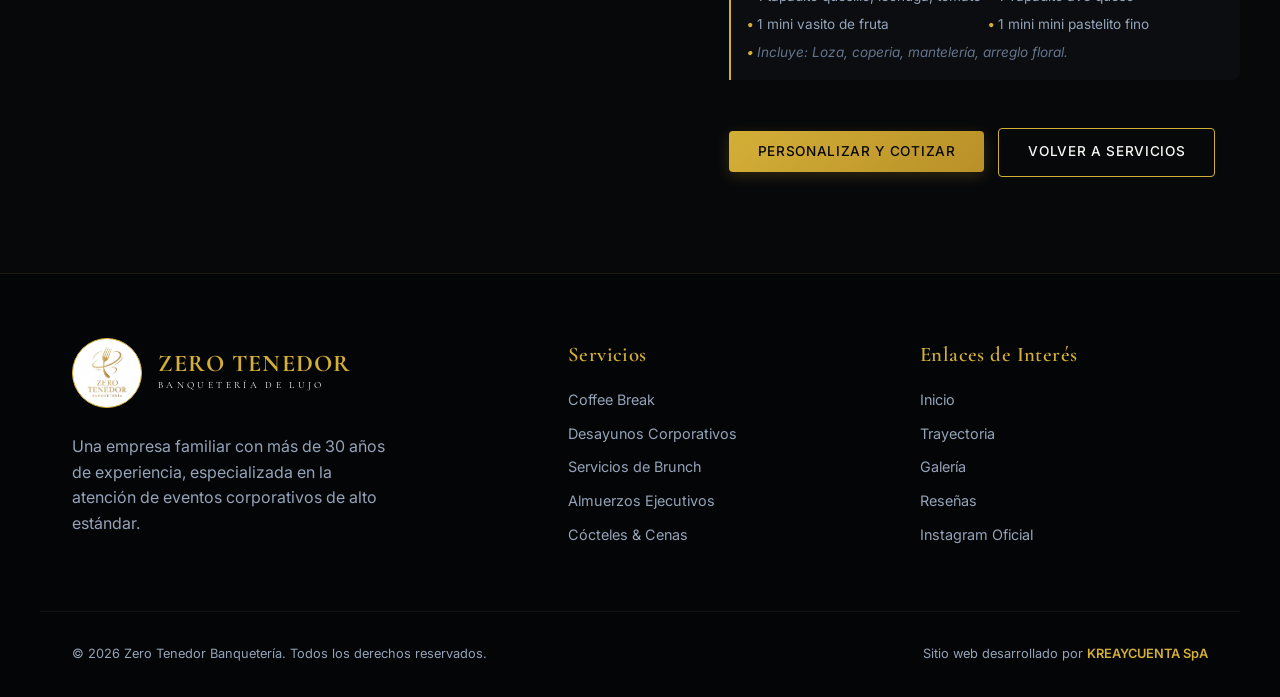
<file: coffee-break.html>
<!DOCTYPE html>
<html lang="es">
<head>
  <meta charset="UTF-8">
  <meta name="viewport" content="width=device-width, initial-scale=1.0, viewport-fit=cover">
  <title>Coffee Break | Zero Tenedor Banquetería de Lujo</title>
  <meta name="description" content="Servicio de Coffee Break corporativo en Santiago de Chile. Opciones personalizadas con café de grano y repostería artesanal de alta gama.">
  <link rel="stylesheet" href="styles.css">
</head>
<body>

  <!-- FLOATING WHATSAPP BUTTON (BOUNCE EFFECT) -->
  <div class="whatsapp-float" id="whatsapp-floating-btn" title="Contactar por WhatsApp">
    <div class="whatsapp-icon-wrapper">
      <img src="assets/images/whatsapp-button.png" alt="WhatsApp" class="whatsapp-img">
    </div>
  </div>

  <!-- NAVIGATION HEADER -->
  <header id="main-header" class="scrolled">
    <div class="container navbar">
      <a href="index.html" class="logo">
        <span class="logo-main">ZERO TENEDOR</span>
        <span class="logo-sub">Banquetería de Lujo</span>
      </a>
      
      <button class="mobile-menu-btn" id="mobile-toggle" aria-label="Abrir Menú">
        <span></span>
        <span></span>
        <span></span>
      </button>

      <ul class="nav-links" id="navbar-menu">
        <li><a href="index.html">Inicio</a></li>
        <li><a href="index.html#nosotros">Nosotros</a></li>
        <li><a href="index.html#servicios" class="active">Servicios</a></li>
        <li><a href="index.html#galeria">Galería</a></li>
        <li><a href="index.html#reseñas">Reseñas</a></li>
        <li><a href="index.html#contacto">Contacto</a></li>
      </ul>

      <div class="nav-cta">
        <button class="btn btn-primary open-cotizador-btn">Planificar Evento</button>
      </div>
    </div>
  </header>

  <!-- SUBPAGE HERO -->
  <section class="sub-hero">
    <div class="sub-hero-bg" style="background-image: url('assets/images/coffee_break_main.jpg');"></div>
    <div class="hero-overlay"></div>
    <div class="container">
      <div class="hero-content">
        <span class="hero-tag">Servicio Corporativo</span>
        <h1>Coffee Break de Lujo</h1>
        <p class="sub-hero-desc">Pausas diseñadas meticulosamente para jornadas laborales, congresos y directorios exigentes en Santiago.</p>
      </div>
    </div>
  </section>

  <!-- DETAIL SHOWCASE SECTION -->
  <section class="section-padding container">
    <div class="service-showcase">
      <!-- Gallery -->
      <div class="service-gallery anim-slide-in-left">
        <div class="main-image-container">
          <img src="assets/images/coffee_break_main.jpg" alt="Coffee Break" class="main-image" id="coffee-break-main-img">
        </div>
        <div class="thumbnail-row" data-service="coffee-break">
          <div class="thumb-image-container active" data-img="assets/images/coffee_break_main.jpg">
            <img src="assets/images/coffee_break_main.jpg" alt="Thumb" class="thumb-image">
          </div>
          <div class="thumb-image-container" data-img="assets/images/coffee_break_ref1.jpg">
            <img src="assets/images/coffee_break_ref1.jpg" alt="Thumb" class="thumb-image">
          </div>
          <div class="thumb-image-container" data-img="assets/images/coffee_break_ref2.jpg">
            <img src="assets/images/coffee_break_ref2.jpg" alt="Thumb" class="thumb-image">
          </div>
          <div class="thumb-image-container" data-img="assets/images/coffee_break_ref3.jpg">
            <img src="assets/images/coffee_break_ref3.jpg" alt="Thumb" class="thumb-image">
          </div>
        </div>
      </div>
      
      <!-- Info -->
      <div class="service-info anim-slide-in-right">
        <div class="service-meta">
          <h3>Propuesta Coffee Break</h3>
          <p class="service-desc">Disponemos de tres opciones de servicio adaptables a la duración de su actividad. Ofrecemos una presentación sobria y moderna, con mantelería de tela y arreglos florales.</p>
        </div>
        <div class="menu-selections">
          <div class="menu-group">
            <div class="group-title">Coffe Simple</div>
            <ul class="menu-list" style="grid-template-columns: 1fr 1fr;">
              <li>Jugo</li>
              <li>Café de grano</li>
              <li>Té</li>
              <li>3 Galletas finas por persona</li>
              <li>1 Mini trozo brownie</li>
              <li>1 Tapadito de ave pimentón</li>
              <li>1 Tapadito jamón queso</li>
              <li style="grid-column: span 2; font-style: italic; color: var(--text-muted);">Incluye: Loza, coperia, mantelería, arreglo floral</li>
            </ul>
          </div>
          
          <div class="menu-group">
            <div class="group-title">Coffe opción 1</div>
            <ul class="menu-list" style="grid-template-columns: 1fr 1fr;">
              <li>Jugo</li>
              <li>Café de grano</li>
              <li>Té</li>
              <li>Leche</li>
              <li>3 Galletas finas por persona</li>
              <li>1 Tapadito ave, pimentón, mayo.</li>
              <li>1 Tapadito jamón queso</li>
              <li>1 Tapadito vegetariano</li>
              <li>1 Mini trozo de brownie</li>
              <li>2 pastelitos árabes</li>
              <li style="grid-column: span 2; font-style: italic; color: var(--text-muted);">Incluye: Loza, coperia, mantelería, arreglo floral</li>
            </ul>
          </div>

          <div class="menu-group">
            <div class="group-title">Coffe opción 2</div>
            <ul class="menu-list" style="grid-template-columns: 1fr 1fr;">
              <li>Jugo natural</li>
              <li>Café de grano</li>
              <li>Té</li>
              <li>Leche</li>
              <li>1 vadito  de frutas de la estación</li>
              <li>2 mini churros con manjar</li>
              <li>1 Tapaditos de lechuga, palmitos, tomate, mayonesa (vegana)</li>
              <li>1 Tapadito queso filadelfia, ciboullete.</li>
              <li>1 Tapadito Jamón-queso</li>
              <li>1 Tapadito ave palta</li>
              <li style="grid-column: span 2; font-style: italic; color: var(--text-muted);">Incluye: Loza, coperia, mantelería, arreglo floral.</li>
            </ul>
          </div>

          <div class="menu-group">
            <div class="group-title">Coffe opción 3</div>
            <ul class="menu-list" style="grid-template-columns: 1fr 1fr;">
              <li>Jugo natural</li>
              <li>Café de grano</li>
              <li>Té</li>
              <li>Leche</li>
              <li>1 tapadito churrasco palta</li>
              <li>1 tapadito jamón queso</li>
              <li>1 tapadito quesillo, lechuga, tomate</li>
              <li>1 Tapadito ave queso</li>
              <li>1 mini vasito de fruta</li>
              <li>1 mini mini pastelito fino</li>
              <li style="grid-column: span 2; font-style: italic; color: var(--text-muted);">Incluye: Loza, coperia, mantelería, arreglo floral.</li>
            </ul>
          </div>
        </div>
        
        <div class="service-cta">
          <button class="btn btn-primary request-cotizacion-btn" data-service-name="Coffee Break">Personalizar y Cotizar</button>
          <a href="index.html#servicios" class="btn btn-secondary" style="margin-left: 10px;">Volver a Servicios</a>
        </div>
      </div>
    </div>
  </section>

  <!-- FOOTER -->
  <footer>
    <div class="container footer-grid">
      <div class="footer-about">
        <div class="footer-logo-row">
          <img src="assets/images/logo.jpg" alt="Logo Zero Tenedor" class="footer-logo-img">
          <div class="logo">
            <span class="logo-main" style="font-size: 1.5rem;">ZERO TENEDOR</span>
            <span class="logo-sub" style="font-size: 0.6rem;">Banquetería de Lujo</span>
          </div>
        </div>
        <p class="footer-desc" style="margin-top: 10px;">Una empresa familiar con más de 30 años de experiencia, especializada en la atención de eventos corporativos de alto estándar.</p>
      </div>
      
      <div class="footer-links-col">
        <h4>Servicios</h4>
        <ul class="footer-links">
          <li><a href="coffee-break.html">Coffee Break</a></li>
          <li><a href="desayunos.html">Desayunos Corporativos</a></li>
          <li><a href="brunch.html">Servicios de Brunch</a></li>
          <li><a href="almuerzos.html">Almuerzos Ejecutivos</a></li>
          <li><a href="cocteles.html">Cócteles & Cenas</a></li>
        </ul>
      </div>

      <div class="footer-links-col">
        <h4>Enlaces de Interés</h4>
        <ul class="footer-links">
          <li><a href="index.html">Inicio</a></li>
          <li><a href="index.html#nosotros">Trayectoria</a></li>
          <li><a href="index.html#galeria">Galería</a></li>
          <li><a href="index.html#reseñas">Reseñas</a></li>
          <li><a href="https://www.instagram.com/zerotenedor_banqueteria/" target="_blank">Instagram Oficial</a></li>
        </ul>
      </div>
    </div>
    
    <div class="container footer-bottom">
      <p>&copy; 2026 Zero Tenedor Banquetería. Todos los derechos reservados.</p>
      <p>Sitio web desarrollado por <a href="https://www.kreaycuenta.cl" target="_blank" style="color: var(--brand-gold); font-weight: 600;">KREAYCUENTA SpA</a></p>
    </div>
  </footer>

  <!-- COTIZADOR MODAL INTERACTIVO -->
  <div class="modal-overlay" id="cotizador-modal">
    <div class="modal-container">
      <div class="modal-header">
        <h3 class="modal-title">Planificador de Evento</h3>
        <button class="modal-close" id="close-cotizador">&times;</button>
      </div>
      
      <div class="modal-body">
        <!-- Indicador de pasos -->
        <div class="wizard-steps-indicator">
          <div class="wizard-progress-bar" id="wizard-progress"></div>
          <div class="step-indicator active" data-step="1">1</div>
          <div class="step-indicator" data-step="2">2</div>
          <div class="step-indicator" data-step="3">3</div>
        </div>

        <form id="wizard-form">
          <!-- PASO 1 -->
          <div class="wizard-panel active" id="wizard-step-1">
            <h3 style="margin-bottom: var(--spacing-md); text-align: center;">¿Qué servicio desea cotizar?</h3>
            <div class="selector-cards">
              <div class="selector-card selected" data-value="Coffee Break">
                <div class="selector-icon">☕</div>
                <div class="selector-title">Coffee Break</div>
              </div>
              <div class="selector-card" data-value="Desayunos">
                <div class="selector-icon">🥞</div>
                <div class="selector-title">Desayuno</div>
              </div>
              <div class="selector-card" data-value="Brunch">
                <div class="selector-icon">🥪</div>
                <div class="selector-title">Brunch</div>
              </div>
              <div class="selector-card" data-value="Almuerzos">
                <div class="selector-icon">🍽</div>
                <div class="selector-title">Almuerzo</div>
              </div>
              <div class="selector-card" data-value="Coctel">
                <div class="selector-icon">🍷</div>
                <div class="selector-title">Cóctel</div>
              </div>
            </div>
          </div>

          <!-- PASO 2 -->
          <div class="wizard-panel" id="wizard-step-2">
            <h3 style="margin-bottom: var(--spacing-sm); text-align: center;" id="wizard-step-2-title">Configure su Menú</h3>
            <div class="menu-options-container" id="dynamic-menu-options"></div>
          </div>

          <!-- PASO 3 -->
          <div class="wizard-panel" id="wizard-step-3">
            <h3 style="margin-bottom: var(--spacing-md); text-align: center;">Detalles Finales del Evento</h3>
            <div class="slider-container">
              <div class="slider-header">
                <label for="w-guests" style="margin-bottom: 0;">Número de Personas</label>
                <div class="slider-val-box"><span id="slider-value">30</span> pers.</div>
              </div>
              <input type="range" id="w-guests" class="range-slider" min="10" max="500" value="30" step="5">
            </div>
            <div class="form-row">
              <div class="form-group">
                <label for="w-name">Nombre de Contacto</label>
                <input type="text" id="w-name" class="form-control" placeholder="Ej. Alejandra Gómez" required>
              </div>
              <div class="form-group">
                <label for="w-company">Empresa</label>
                <input type="text" id="w-company" class="form-control" placeholder="Ej. Aguas Andinas" required>
              </div>
            </div>
            <div class="form-row">
              <div class="form-group">
                <label for="w-email">Correo</label>
                <input type="email" id="w-email" class="form-control" placeholder="Ej. contacto@empresa.cl" required>
              </div>
              <div class="form-group">
                <label for="w-date">Fecha Estimada</label>
                <input type="date" id="w-date" class="form-control" required>
              </div>
            </div>
            <div class="wizard-whatsapp-note">
              ℹ Al hacer clic en "Solicitar Cotización por WhatsApp", se enviará un resumen de su planificación directo a nuestro chat para coordinar de inmediato.
            </div>
          </div>

          <div class="wizard-footer">
            <button type="button" class="btn btn-secondary" id="wizard-prev-btn" style="visibility: hidden;">Anterior</button>
            <button type="button" class="btn btn-primary" id="wizard-next-btn">Siguiente</button>
          </div>
        </form>
      </div>
    </div>
  </div>

  <script src="app.js?v=1.1.2"></script>
</body>
</html>
</file>
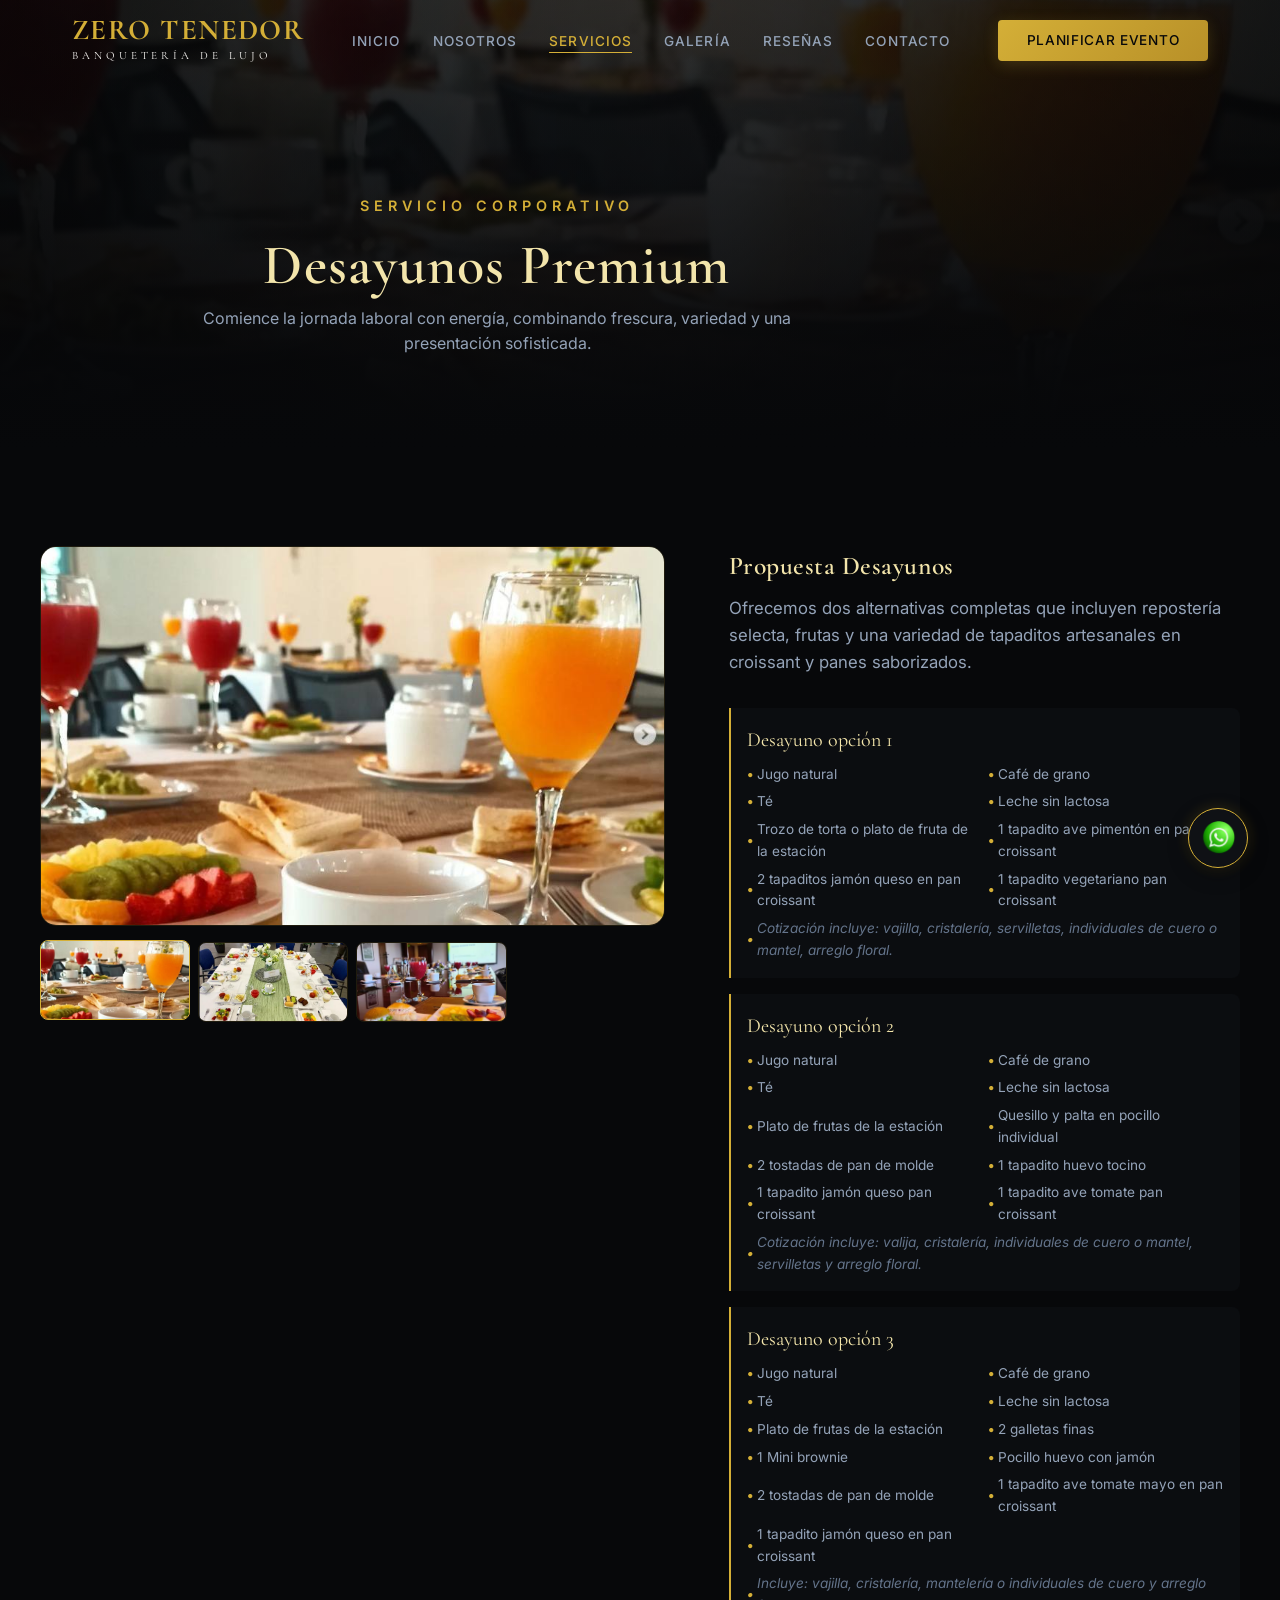
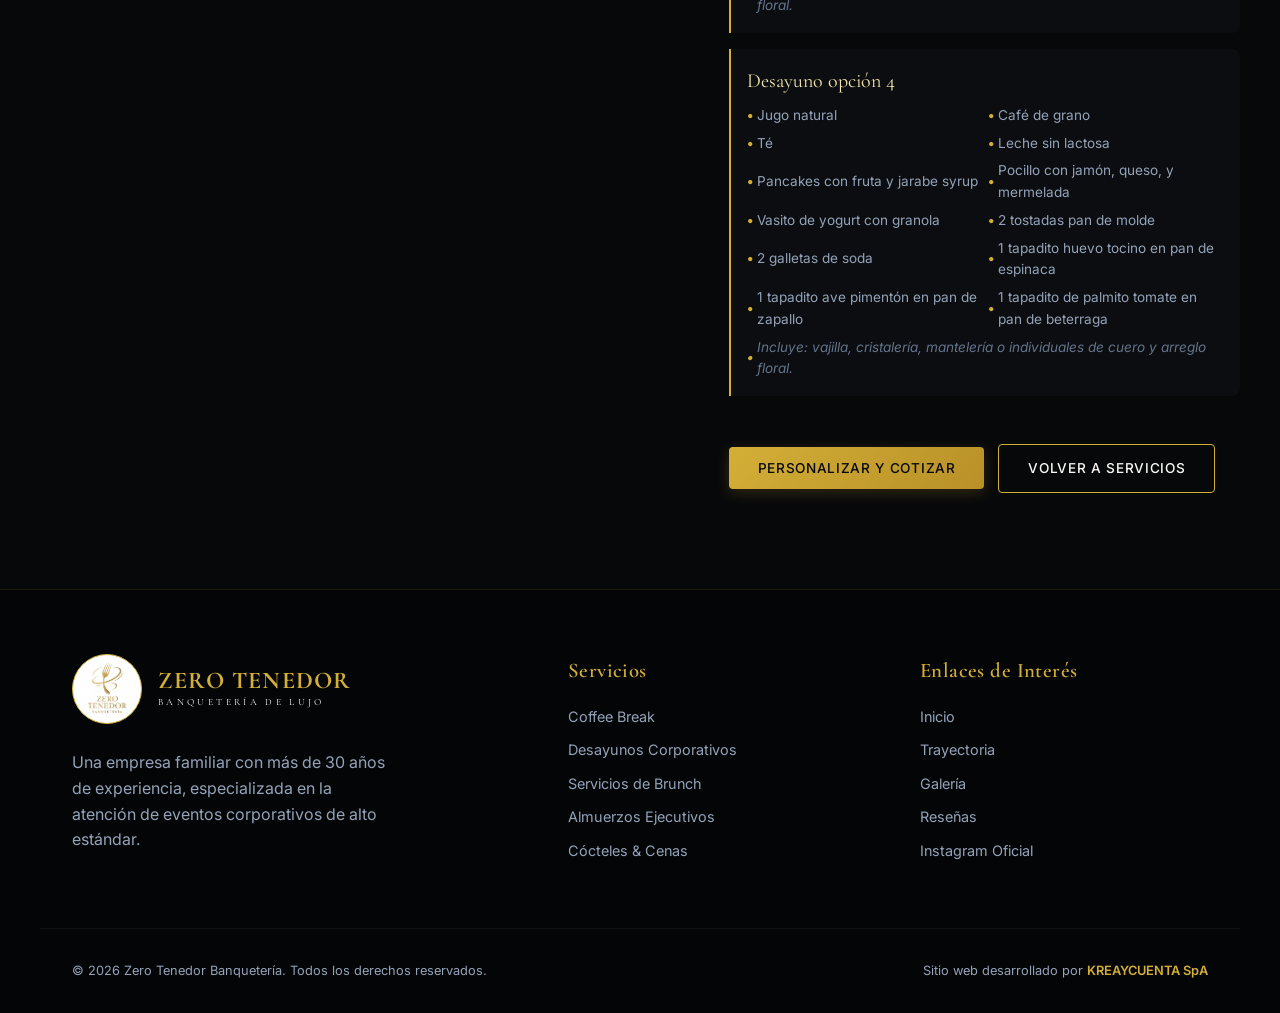
<file: desayunos.html>
<!DOCTYPE html>
<html lang="es">
<head>
  <meta charset="UTF-8">
  <meta name="viewport" content="width=device-width, initial-scale=1.0, viewport-fit=cover">
  <title>Desayunos | Zero Tenedor Banquetería de Lujo</title>
  <meta name="description" content="Servicios de desayunos corporativos premium en Santiago de Chile. Opciones gourmet saludables y tradicionales para directorios y reuniones especiales.">
  <link rel="stylesheet" href="styles.css">
</head>
<body>

  <!-- FLOATING WHATSAPP BUTTON (BOUNCE EFFECT) -->
  <div class="whatsapp-float" id="whatsapp-floating-btn" title="Contactar por WhatsApp">
    <div class="whatsapp-icon-wrapper">
      <img src="assets/images/whatsapp-button.png" alt="WhatsApp" class="whatsapp-img">
    </div>
  </div>

  <!-- NAVIGATION HEADER -->
  <header id="main-header" class="scrolled">
    <div class="container navbar">
      <a href="index.html" class="logo">
        <span class="logo-main">ZERO TENEDOR</span>
        <span class="logo-sub">Banquetería de Lujo</span>
      </a>
      
      <button class="mobile-menu-btn" id="mobile-toggle" aria-label="Abrir Menú">
        <span></span>
        <span></span>
        <span></span>
      </button>

      <ul class="nav-links" id="navbar-menu">
        <li><a href="index.html">Inicio</a></li>
        <li><a href="index.html#nosotros">Nosotros</a></li>
        <li><a href="index.html#servicios" class="active">Servicios</a></li>
        <li><a href="index.html#galeria">Galería</a></li>
        <li><a href="index.html#reseñas">Reseñas</a></li>
        <li><a href="index.html#contacto">Contacto</a></li>
      </ul>

      <div class="nav-cta">
        <button class="btn btn-primary open-cotizador-btn">Planificar Evento</button>
      </div>
    </div>
  </header>

  <!-- SUBPAGE HERO -->
  <section class="sub-hero">
    <div class="sub-hero-bg" style="background-image: url('assets/images/breakfast_main.jpg');"></div>
    <div class="hero-overlay"></div>
    <div class="container">
      <div class="hero-content">
        <span class="hero-tag">Servicio Corporativo</span>
        <h1>Desayunos Premium</h1>
        <p class="sub-hero-desc">Comience la jornada laboral con energía, combinando frescura, variedad y una presentación sofisticada.</p>
      </div>
    </div>
  </section>

  <!-- DETAIL SHOWCASE SECTION -->
  <section class="section-padding container">
    <div class="service-showcase">
      <!-- Gallery -->
      <div class="service-gallery anim-slide-in-left">
        <div class="main-image-container">
          <img src="assets/images/breakfast_main.jpg" alt="Desayunos" class="main-image" id="desayunos-main-img">
        </div>
        <div class="thumbnail-row" data-service="desayunos">
          <div class="thumb-image-container active" data-img="assets/images/breakfast_main.jpg">
            <img src="assets/images/breakfast_main.jpg" alt="Thumb" class="thumb-image">
          </div>
          <div class="thumb-image-container" data-img="assets/images/breakfast_ref1.jpg">
            <img src="assets/images/breakfast_ref1.jpg" alt="Thumb" class="thumb-image">
          </div>
          <div class="thumb-image-container" data-img="assets/images/breakfast_ref2.jpg">
            <img src="assets/images/breakfast_ref2.jpg" alt="Thumb" class="thumb-image">
          </div>
        </div>
      </div>
      
      <!-- Info -->
      <div class="service-info anim-slide-in-right">
        <div class="service-meta">
          <h3>Propuesta Desayunos</h3>
          <p class="service-desc">Ofrecemos dos alternativas completas que incluyen repostería selecta, frutas y una variedad de tapaditos artesanales en croissant y panes saborizados.</p>
        </div>
        
        <div class="menu-selections">
          <div class="menu-group">
            <div class="group-title">Desayuno opción 1</div>
            <ul class="menu-list" style="grid-template-columns: 1fr 1fr;">
              <li>Jugo natural</li>
              <li>Café de grano</li>
              <li>Té</li>
              <li>Leche sin lactosa</li>
              <li>Trozo de torta o plato de fruta de la estación</li>
              <li>1 tapadito ave pimentón en pan croissant</li>
              <li>2 tapaditos jamón queso en pan croissant</li>
              <li>1 tapadito vegetariano pan croissant</li>
              <li style="grid-column: span 2; font-style: italic; color: var(--text-muted);">Cotización incluye: vajilla, cristalería, servilletas, individuales de cuero o mantel, arreglo floral.</li>
            </ul>
          </div>
          
          <div class="menu-group">
            <div class="group-title">Desayuno opción 2</div>
            <ul class="menu-list" style="grid-template-columns: 1fr 1fr;">
              <li>Jugo natural</li>
              <li>Café de grano</li>
              <li>Té</li>
              <li>Leche sin lactosa</li>
              <li>Plato de frutas de la estación</li>
              <li>Quesillo y palta en pocillo individual</li>
              <li>2 tostadas de pan de molde</li>
              <li>1 tapadito huevo tocino</li>
              <li>1 tapadito jamón queso pan croissant</li>
              <li>1 tapadito ave tomate pan croissant</li>
              <li style="grid-column: span 2; font-style: italic; color: var(--text-muted);">Cotización incluye: valija, cristalería, individuales de cuero o mantel, servilletas y arreglo floral.</li>
            </ul>
          </div>

          <div class="menu-group">
            <div class="group-title">Desayuno opción 3</div>
            <ul class="menu-list" style="grid-template-columns: 1fr 1fr;">
              <li>Jugo natural</li>
              <li>Café de grano</li>
              <li>Té</li>
              <li>Leche sin lactosa</li>
              <li>Plato de frutas de la estación</li>
              <li>2 galletas finas</li>
              <li>1 Mini brownie</li>
              <li>Pocillo huevo con jamón</li>
              <li>2 tostadas de pan de molde</li>
              <li>1 tapadito ave tomate mayo en pan croissant</li>
              <li>1 tapadito jamón queso en pan croissant</li>
              <li style="grid-column: span 2; font-style: italic; color: var(--text-muted);">Incluye: vajilla, cristalería, mantelería o individuales de cuero y arreglo floral.</li>
            </ul>
          </div>

          <div class="menu-group">
            <div class="group-title">Desayuno opción 4</div>
            <ul class="menu-list" style="grid-template-columns: 1fr 1fr;">
              <li>Jugo natural</li>
              <li>Café de grano</li>
              <li>Té</li>
              <li>Leche sin lactosa</li>
              <li>Pancakes con fruta y jarabe syrup</li>
              <li>Pocillo con jamón, queso, y mermelada</li>
              <li>Vasito de yogurt con granola</li>
              <li>2 tostadas pan de molde</li>
              <li>2 galletas de soda</li>
              <li>1 tapadito huevo tocino en pan de espinaca</li>
              <li>1 tapadito ave pimentón en pan de zapallo</li>
              <li>1 tapadito de palmito tomate en pan de beterraga</li>
              <li style="grid-column: span 2; font-style: italic; color: var(--text-muted);">Incluye: vajilla, cristalería, mantelería o individuales de cuero y arreglo floral.</li>
            </ul>
          </div>
        </div>
        
        <div class="service-cta">
          <button class="btn btn-primary request-cotizacion-btn" data-service-name="Desayunos">Personalizar y Cotizar</button>
          <a href="index.html#servicios" class="btn btn-secondary" style="margin-left: 10px;">Volver a Servicios</a>
        </div>
      </div>
    </div>
  </section>

  <!-- FOOTER -->
  <footer>
    <div class="container footer-grid">
      <div class="footer-about">
        <div class="footer-logo-row">
          <img src="assets/images/logo.jpg" alt="Logo Zero Tenedor" class="footer-logo-img">
          <div class="logo">
            <span class="logo-main" style="font-size: 1.5rem;">ZERO TENEDOR</span>
            <span class="logo-sub" style="font-size: 0.6rem;">Banquetería de Lujo</span>
          </div>
        </div>
        <p class="footer-desc" style="margin-top: 10px;">Una empresa familiar con más de 30 años de experiencia, especializada en la atención de eventos corporativos de alto estándar.</p>
      </div>
      
      <div class="footer-links-col">
        <h4>Servicios</h4>
        <ul class="footer-links">
          <li><a href="coffee-break.html">Coffee Break</a></li>
          <li><a href="desayunos.html">Desayunos Corporativos</a></li>
          <li><a href="brunch.html">Servicios de Brunch</a></li>
          <li><a href="almuerzos.html">Almuerzos Ejecutivos</a></li>
          <li><a href="cocteles.html">Cócteles & Cenas</a></li>
        </ul>
      </div>

      <div class="footer-links-col">
        <h4>Enlaces de Interés</h4>
        <ul class="footer-links">
          <li><a href="index.html">Inicio</a></li>
          <li><a href="index.html#nosotros">Trayectoria</a></li>
          <li><a href="index.html#galeria">Galería</a></li>
          <li><a href="index.html#reseñas">Reseñas</a></li>
          <li><a href="https://www.instagram.com/zerotenedor_banqueteria/" target="_blank">Instagram Oficial</a></li>
        </ul>
      </div>
    </div>
    
    <div class="container footer-bottom">
      <p>&copy; 2026 Zero Tenedor Banquetería. Todos los derechos reservados.</p>
      <p>Sitio web desarrollado por <a href="https://www.kreaycuenta.cl" target="_blank" style="color: var(--brand-gold); font-weight: 600;">KREAYCUENTA SpA</a></p>
    </div>
  </footer>

  <!-- COTIZADOR MODAL INTERACTIVO -->
  <div class="modal-overlay" id="cotizador-modal">
    <div class="modal-container">
      <div class="modal-header">
        <h3 class="modal-title">Planificador de Evento</h3>
        <button class="modal-close" id="close-cotizador">&times;</button>
      </div>
      
      <div class="modal-body">
        <!-- Indicador de pasos -->
        <div class="wizard-steps-indicator">
          <div class="wizard-progress-bar" id="wizard-progress"></div>
          <div class="step-indicator active" data-step="1">1</div>
          <div class="step-indicator" data-step="2">2</div>
          <div class="step-indicator" data-step="3">3</div>
        </div>

        <form id="wizard-form">
          <!-- PASO 1 -->
          <div class="wizard-panel active" id="wizard-step-1">
            <h3 style="margin-bottom: var(--spacing-md); text-align: center;">¿Qué servicio desea cotizar?</h3>
            <div class="selector-cards">
              <div class="selector-card" data-value="Coffee Break">
                <div class="selector-icon">☕</div>
                <div class="selector-title">Coffee Break</div>
              </div>
              <div class="selector-card selected" data-value="Desayunos">
                <div class="selector-icon">🥞</div>
                <div class="selector-title">Desayuno</div>
              </div>
              <div class="selector-card" data-value="Brunch">
                <div class="selector-icon">🥪</div>
                <div class="selector-title">Brunch</div>
              </div>
              <div class="selector-card" data-value="Almuerzos">
                <div class="selector-icon">🍽</div>
                <div class="selector-title">Almuerzo</div>
              </div>
              <div class="selector-card" data-value="Coctel">
                <div class="selector-icon">🍷</div>
                <div class="selector-title">Cóctel</div>
              </div>
            </div>
          </div>

          <!-- PASO 2 -->
          <div class="wizard-panel" id="wizard-step-2">
            <h3 style="margin-bottom: var(--spacing-sm); text-align: center;" id="wizard-step-2-title">Configure su Menú</h3>
            <div class="menu-options-container" id="dynamic-menu-options"></div>
          </div>

          <!-- PASO 3 -->
          <div class="wizard-panel" id="wizard-step-3">
            <h3 style="margin-bottom: var(--spacing-md); text-align: center;">Detalles Finales del Evento</h3>
            <div class="slider-container">
              <div class="slider-header">
                <label for="w-guests" style="margin-bottom: 0;">Número de Personas</label>
                <div class="slider-val-box"><span id="slider-value">30</span> pers.</div>
              </div>
              <input type="range" id="w-guests" class="range-slider" min="10" max="500" value="30" step="5">
            </div>
            <div class="form-row">
              <div class="form-group">
                <label for="w-name">Nombre de Contacto</label>
                <input type="text" id="w-name" class="form-control" placeholder="Ej. Alejandra Gómez" required>
              </div>
              <div class="form-group">
                <label for="w-company">Empresa</label>
                <input type="text" id="w-company" class="form-control" placeholder="Ej. Aguas Andinas" required>
              </div>
            </div>
            <div class="form-row">
              <div class="form-group">
                <label for="w-email">Correo</label>
                <input type="email" id="w-email" class="form-control" placeholder="Ej. contacto@empresa.cl" required>
              </div>
              <div class="form-group">
                <label for="w-date">Fecha Estimada</label>
                <input type="date" id="w-date" class="form-control" required>
              </div>
            </div>
            <div class="wizard-whatsapp-note">
              ℹ Al hacer clic en "Solicitar Cotización por WhatsApp", se enviará un resumen de su planificación directo a nuestro chat para coordinar de inmediato.
            </div>
          </div>

          <div class="wizard-footer">
            <button type="button" class="btn btn-secondary" id="wizard-prev-btn" style="visibility: hidden;">Anterior</button>
            <button type="button" class="btn btn-primary" id="wizard-next-btn">Siguiente</button>
          </div>
        </form>
      </div>
    </div>
  </div>

  <script src="app.js?v=1.1.2"></script>
</body>
</html>
</file>
<file: styles.css>
@import url('https://fonts.googleapis.com/css2?family=Cormorant+Garamond:ital,wght@0,300;0,400;0,600;0,700;1,400&family=Inter:wght@300;400;500;600;700&display=swap');

/* --- DESIGN TOKENS --- */
:root {
  /* Colors */
  --bg-primary: #07080a;
  --bg-secondary: #0f1115;
  --bg-tertiary: #161920;
  --bg-overlay: rgba(7, 8, 10, 0.75);
  --bg-glass: rgba(22, 25, 32, 0.65);
  
  --brand-gold: #d4af37;
  --brand-gold-glow: rgba(212, 175, 55, 0.25);
  --brand-gold-dark: #b89028;
  --brand-gold-light: #f3e5ab;
  
  --text-primary: #faf8f5;
  --text-secondary: #94a3b8;
  --text-muted: #64748b;
  
  --border-color: rgba(212, 175, 55, 0.12);
  --border-color-hover: rgba(212, 175, 55, 0.35);
  
  /* Fonts */
  --font-serif: 'Cormorant Garamond', Georgia, serif;
  --font-sans: 'Inter', system-ui, sans-serif;
  
  /* Spacing */
  --spacing-xs: 0.25rem;
  --spacing-sm: 0.5rem;
  --spacing-md: 1rem;
  --spacing-lg: 2rem;
  --spacing-xl: 4rem;
  --spacing-2xl: 6rem;
  
  /* Radii */
  --radius-sm: 4px;
  --radius-md: 8px;
  --radius-lg: 16px;
  
  /* Transitions */
  --transition-fast: 0.2s ease;
  --transition-normal: 0.3s cubic-bezier(0.25, 0.8, 0.25, 1);
  --transition-slow: 0.5s cubic-bezier(0.25, 0.8, 0.25, 1);
}

/* --- RESET & GLOBALS --- */
* {
  box-sizing: border-box;
  margin: 0;
  padding: 0;
}

html {
  scroll-behavior: smooth;
  overflow-x: hidden;
}

body {
  background-color: var(--bg-primary);
  color: var(--text-primary);
  font-family: var(--font-sans);
  line-height: 1.6;
  -webkit-font-smoothing: antialiased;
  overflow-x: hidden;
}

a {
  color: inherit;
  text-decoration: none;
  transition: var(--transition-fast);
}

button, input, select, textarea {
  font-family: inherit;
}

/* --- TYPOGRAPHY --- */
h1, h2, h3, h4 {
  font-family: var(--font-serif);
  font-weight: 600;
  letter-spacing: 0.02em;
}

h1 {
  font-size: clamp(2.2rem, 6vw, 4rem);
  line-height: 1.15;
  color: var(--text-primary);
}

h2 {
  font-size: clamp(1.8rem, 4vw, 2.6rem);
  line-height: 1.25;
  position: relative;
  padding-bottom: var(--spacing-md);
  margin-bottom: var(--spacing-lg);
  text-align: center;
  color: var(--text-primary);
}

h2::after {
  content: '';
  position: absolute;
  bottom: 0;
  left: 50%;
  transform: translateX(-50%);
  width: 60px;
  height: 2px;
  background: linear-gradient(90deg, transparent, var(--brand-gold), transparent);
}

h3 {
  font-size: 1.6rem;
  color: var(--brand-gold-light);
}

p {
  color: var(--text-secondary);
}

.text-gold {
  color: var(--brand-gold);
}

.font-serif {
  font-family: var(--font-serif);
}

/* --- LAYOUT UTILITIES --- */
.container {
  width: 100%;
  max-width: 1200px;
  margin: 0 auto;
  padding: 0 var(--spacing-lg);
}

.section-padding {
  padding: var(--spacing-2xl) 0;
}

/* --- GLASS CONTAINER --- */
.glass-card {
  background: var(--bg-glass);
  backdrop-filter: blur(16px);
  -webkit-backdrop-filter: blur(16px);
  border: 1px solid var(--border-color);
  border-radius: var(--radius-lg);
  padding: var(--spacing-lg);
  transition: var(--transition-normal);
}

.glass-card:hover {
  border-color: var(--border-color-hover);
  box-shadow: 0 10px 30px rgba(212, 175, 55, 0.05);
}

/* --- BUTTONS --- */
.btn {
  display: inline-flex;
  align-items: center;
  justify-content: center;
  padding: 0.8rem 1.8rem;
  font-size: 0.85rem;
  font-weight: 500;
  letter-spacing: 0.05em;
  text-transform: uppercase;
  border-radius: var(--radius-sm);
  cursor: pointer;
  border: none;
  transition: var(--transition-normal);
}

.btn-primary {
  background: linear-gradient(135deg, var(--brand-gold), var(--brand-gold-dark));
  color: var(--bg-primary);
  box-shadow: 0 4px 15px rgba(212, 175, 55, 0.2);
}

.btn-primary:hover {
  transform: translateY(-2px);
  box-shadow: 0 6px 20px rgba(212, 175, 55, 0.4);
}

.btn-secondary {
  background: transparent;
  color: var(--text-primary);
  border: 1px solid var(--brand-gold);
}

.btn-secondary:hover {
  background: rgba(212, 175, 55, 0.1);
  transform: translateY(-2px);
}

/* --- HEADER / NAVIGATION --- */
header {
  position: fixed;
  top: 0;
  left: 0;
  width: 100%;
  z-index: 1000;
  transition: var(--transition-normal);
  padding: var(--spacing-md) 0;
}

header.scrolled {
  background: rgba(7, 8, 10, 0.95);
  backdrop-filter: blur(10px);
  -webkit-backdrop-filter: blur(10px);
  border-bottom: 1px solid var(--border-color);
  padding: var(--spacing-sm) 0;
}

.navbar {
  display: flex;
  align-items: center;
  justify-content: space-between;
}

.logo {
  display: flex;
  flex-direction: column;
  align-items: flex-start;
  font-family: var(--font-serif);
}

.logo-main {
  font-size: 1.8rem;
  font-weight: 700;
  color: var(--brand-gold);
  line-height: 1;
  letter-spacing: 0.05em;
}

.logo-sub {
  font-size: 0.7rem;
  text-transform: uppercase;
  letter-spacing: 0.35em;
  color: var(--text-primary);
  margin-top: 2px;
}

.nav-links {
  display: flex;
  list-style: none;
  gap: var(--spacing-lg);
}

.nav-links a {
  font-size: 0.85rem;
  font-weight: 500;
  text-transform: uppercase;
  letter-spacing: 0.08em;
  color: var(--text-secondary);
  position: relative;
  padding: 4px 0;
}

.nav-links a::after {
  content: '';
  position: absolute;
  bottom: 0;
  left: 0;
  width: 0;
  height: 1px;
  background-color: var(--brand-gold);
  transition: var(--transition-fast);
}

.nav-links a:hover::after,
.nav-links a.active::after {
  width: 100%;
}

.nav-links a:hover,
.nav-links a.active {
  color: var(--brand-gold);
}

.nav-cta {
  display: flex;
  align-items: center;
}

.mobile-menu-btn {
  display: none;
  background: transparent;
  border: none;
  cursor: pointer;
  z-index: 1100;
}

.mobile-menu-btn span {
  display: block;
  width: 25px;
  height: 2px;
  background-color: var(--text-primary);
  margin: 5px 0;
  transition: var(--transition-fast);
}

.mobile-menu-btn.active span:nth-child(1) {
  transform: rotate(45deg) translate(5px, 5px);
}

.mobile-menu-btn.active span:nth-child(2) {
  opacity: 0;
}

.mobile-menu-btn.active span:nth-child(3) {
  transform: rotate(-45deg) translate(5px, -5px);
}

/* --- HERO SECTION --- */
.hero {
  position: relative;
  min-height: 95vh;
  display: flex;
  align-items: center;
  justify-content: center;
  overflow: hidden;
  padding-top: 100px;
}

.hero-bg {
  position: absolute;
  top: 0;
  left: 0;
  width: 100%;
  height: 100%;
  background: linear-gradient(to bottom, rgba(7, 8, 10, 0.45), var(--bg-primary)), url('assets/images/luxury_hero_bg.png') center/cover no-repeat;
  z-index: -2;
  transform: scale(1.03);
  animation: slowZoom 24s infinite alternate ease-in-out;
}

.hero-bg-video {
  position: absolute;
  top: 0;
  left: 0;
  width: 100%;
  height: 100%;
  object-fit: cover;
  object-position: center;
  z-index: -2;
  filter: brightness(0.8) contrast(1.1) saturate(1.2);
}

.typing-cursor {
  border-right: 3px solid var(--brand-gold);
  animation: blink 0.75s step-end infinite;
}

@keyframes blink {
  from, to { border-color: transparent }
  50% { border-color: var(--brand-gold); }
}

.hero-overlay {
  position: absolute;
  top: 0;
  left: 0;
  width: 100%;
  height: 100%;
  background: 
    linear-gradient(to bottom, rgba(7, 8, 10, 0.4) 0%, rgba(7, 8, 10, 0.5) 60%, var(--bg-primary) 100%),
    radial-gradient(circle at center, rgba(0,0,0,0) 20%, rgba(0,0,0,0.6) 100%);
  z-index: -1;
}

.hero-content {
  text-align: center;
  max-width: 850px;
}

.hero-tag {
  font-size: 0.9rem;
  text-transform: uppercase;
  letter-spacing: 0.35em;
  color: var(--brand-gold);
  margin-bottom: var(--spacing-md);
  font-weight: 600;
  display: inline-block;
}

.hero h1 {
  margin-bottom: var(--spacing-md);
  text-shadow: 0 4px 30px rgba(0, 0, 0, 0.8);
  font-size: clamp(2rem, 7vw, 3.8rem);
}

.hero-desc {
  font-size: clamp(1rem, 2.5vw, 1.2rem);
  color: var(--text-secondary);
  margin-bottom: var(--spacing-lg);
  max-width: 650px;
  margin-left: auto;
  margin-right: auto;
  text-shadow: 0 2px 10px rgba(0, 0, 0, 0.5);
}

.hero-btns {
  display: flex;
  gap: var(--spacing-md);
  justify-content: center;
}

/* --- SUBPAGE HERO SECTION --- */
.sub-hero {
  position: relative;
  height: 50vh;
  min-height: 350px;
  display: flex;
  align-items: center;
  justify-content: center;
  padding-top: 100px;
  text-align: center;
}

.sub-hero-bg {
  position: absolute;
  top: 0;
  left: 0;
  width: 100%;
  height: 100%;
  z-index: -2;
  background-size: cover;
  background-position: center;
}

.sub-hero-bg::after {
  content: '';
  position: absolute;
  top: 0;
  left: 0;
  width: 100%;
  height: 100%;
  background: linear-gradient(to bottom, rgba(7, 8, 10, 0.7), var(--bg-primary));
}

.sub-hero h1 {
  font-size: clamp(2rem, 6vw, 3.5rem);
  color: var(--brand-gold-light);
}

.sub-hero-desc {
  max-width: 600px;
  margin: var(--spacing-sm) auto 0 auto;
}

/* --- ABOUT SECTION --- */
.about-grid {
  display: grid;
  grid-template-columns: 1.15fr 0.85fr;
  gap: var(--spacing-xl);
  align-items: center;
}

.about-title {
  text-align: left;
  margin-bottom: var(--spacing-md);
}

.about-title::after {
  left: 0;
  transform: none;
}

.about-text {
  margin-bottom: var(--spacing-md);
  font-size: 1.05rem;
}

.about-highlights {
  display: grid;
  grid-template-columns: 1fr 1fr;
  gap: var(--spacing-md);
  margin-top: var(--spacing-lg);
}

.highlight-item {
  display: flex;
  align-items: flex-start;
  gap: var(--spacing-sm);
}

.highlight-icon {
  color: var(--brand-gold);
  font-size: 1.2rem;
  line-height: 1;
}

.highlight-title {
  font-weight: 600;
  color: var(--text-primary);
  font-size: 0.95rem;
}

.highlight-desc {
  font-size: 0.85rem;
}

.about-image-container {
  position: relative;
  border-radius: var(--radius-lg);
  overflow: hidden;
  border: 1px solid var(--border-color);
}

.about-image {
  width: 100%;
  height: 440px;
  object-fit: cover;
  display: block;
  transition: var(--transition-slow);
}

.about-image-container:hover .about-image {
  transform: scale(1.03);
}

.about-image-overlay {
  position: absolute;
  top: 0;
  left: 0;
  width: 100%;
  height: 100%;
  background: linear-gradient(to top, var(--bg-primary), transparent 40%);
}

.about-badge {
  position: absolute;
  bottom: var(--spacing-lg);
  left: var(--spacing-lg);
  background: var(--bg-secondary);
  border: 1px solid var(--brand-gold);
  padding: var(--spacing-md) var(--spacing-lg);
  border-radius: var(--radius-md);
}

.badge-number {
  font-family: var(--font-serif);
  font-size: 2.2rem;
  color: var(--brand-gold);
  font-weight: 700;
  line-height: 1;
}

.badge-text {
  font-size: 0.75rem;
  text-transform: uppercase;
  letter-spacing: 0.1em;
  color: var(--text-secondary);
}

/* --- STATS SECTION (SECCIÓN DE NÚMEROS) --- */
.stats-section {
  position: relative;
  background: linear-gradient(to bottom, var(--bg-primary), var(--bg-secondary));
  border-top: 1px solid var(--border-color);
  padding: var(--spacing-xl) 0;
}

.stats-grid {
  display: grid;
  grid-template-columns: repeat(4, 1fr);
  gap: var(--spacing-lg);
}

.stat-card {
  text-align: center;
  padding: var(--spacing-lg) var(--spacing-md);
  border: 1px solid var(--border-color);
  background: rgba(22, 25, 32, 0.4);
  border-radius: var(--radius-md);
  transition: var(--transition-normal);
}

.stat-card:hover {
  transform: translateY(-5px);
  border-color: var(--brand-gold-glow);
}

.stat-number {
  font-family: var(--font-serif);
  font-size: clamp(2.2rem, 5vw, 3.5rem);
  font-weight: 700;
  color: var(--brand-gold);
  line-height: 1;
  margin-bottom: var(--spacing-sm);
}

.stat-label {
  font-size: 0.9rem;
  text-transform: uppercase;
  letter-spacing: 0.1em;
  color: var(--text-primary);
  font-weight: 500;
}

.stat-desc {
  font-size: 0.8rem;
  color: var(--text-muted);
  margin-top: 4px;
}

/* --- CHARACTERISTICS (CARACTERÍSTICAS DE SERVICIO) --- */
.characteristics-grid {
  display: grid;
  grid-template-columns: repeat(3, 1fr);
  gap: var(--spacing-lg);
  margin-top: var(--spacing-xl);
}

.char-card {
  display: flex;
  gap: var(--spacing-md);
  padding: var(--spacing-lg);
  border-radius: var(--radius-lg);
  background: var(--bg-secondary);
  border: 1px solid var(--border-color);
  transition: var(--transition-normal);
}

.char-card:hover {
  transform: translateY(-3px);
  border-color: var(--brand-gold-glow);
}

.char-icon {
  width: 50px;
  height: 50px;
  border-radius: 50%;
  background: var(--bg-tertiary);
  border: 1px solid var(--border-color);
  display: flex;
  align-items: center;
  justify-content: center;
  font-size: 1.5rem;
  color: var(--brand-gold);
  flex-shrink: 0;
}

.char-content h3 {
  font-size: 1.15rem;
  color: var(--text-primary);
  margin-bottom: var(--spacing-xs);
  font-family: var(--font-sans);
  font-weight: 600;
}

.char-content p {
  font-size: 0.88rem;
  line-height: 1.5;
}

/* --- SERVICES TAB SECTION --- */
.services-tabs-container {
  display: flex;
  flex-direction: column;
  align-items: center;
  margin-top: var(--spacing-lg);
}

.services-tabs {
  display: flex;
  gap: var(--spacing-sm);
  background: var(--bg-secondary);
  padding: 6px;
  border-radius: 40px;
  border: 1px solid var(--border-color);
  margin-bottom: var(--spacing-xl);
  overflow-x: auto;
  max-width: 100%;
  scrollbar-width: none;
}

.services-tabs::-webkit-scrollbar {
  display: none;
}

.tab-btn {
  background: transparent;
  border: none;
  padding: 0.8rem 1.8rem;
  color: var(--text-secondary);
  font-weight: 500;
  font-size: 0.85rem;
  text-transform: uppercase;
  letter-spacing: 0.05em;
  border-radius: 30px;
  cursor: pointer;
  white-space: nowrap;
  transition: var(--transition-fast);
}

.tab-btn:hover {
  color: var(--text-primary);
}

.tab-btn.active {
  background: linear-gradient(135deg, var(--brand-gold), var(--brand-gold-dark));
  color: var(--bg-primary);
  font-weight: 600;
}

.tab-content {
  display: none;
  width: 100%;
  animation: fadeIn 0.5s ease forwards;
}

.tab-content.active {
  display: block;
}

.service-showcase {
  display: grid;
  grid-template-columns: 1.1fr 0.9fr;
  gap: var(--spacing-xl);
  align-items: start;
}

.service-gallery {
  display: flex;
  flex-direction: column;
  gap: var(--spacing-md);
}

.main-image-container {
  position: relative;
  height: 380px;
  border-radius: var(--radius-lg);
  overflow: hidden;
  border: 1px solid var(--border-color);
}

.main-image {
  width: 100%;
  height: 100%;
  object-fit: cover;
  transition: var(--transition-slow);
}

.thumbnail-row {
  display: grid;
  grid-template-columns: repeat(4, 1fr);
  gap: var(--spacing-sm);
}

.thumb-image-container {
  height: 80px;
  border-radius: var(--radius-md);
  overflow: hidden;
  border: 1px solid var(--border-color);
  cursor: pointer;
  transition: var(--transition-fast);
}

.thumb-image-container:hover,
.thumb-image-container.active {
  border-color: var(--brand-gold);
  transform: translateY(-2px);
}

.thumb-image {
  width: 100%;
  height: 100%;
  object-fit: cover;
}

.service-info {
  display: flex;
  flex-direction: column;
  gap: var(--spacing-lg);
}

.service-meta h3 {
  margin-bottom: var(--spacing-sm);
}

.service-desc {
  font-size: 1.05rem;
  color: var(--text-secondary);
}

.menu-selections {
  display: grid;
  grid-template-columns: 1fr;
  gap: var(--spacing-md);
}

.menu-group {
  background: rgba(22, 25, 32, 0.3);
  border-left: 2px solid var(--brand-gold);
  padding: var(--spacing-md);
  border-radius: 0 var(--radius-md) var(--radius-md) 0;
}

.group-title {
  font-family: var(--font-serif);
  font-size: 1.25rem;
  color: var(--brand-gold-light);
  margin-bottom: var(--spacing-sm);
  display: flex;
  justify-content: space-between;
}

.group-desc {
  font-size: 0.8rem;
  color: var(--text-muted);
  font-style: italic;
  margin-bottom: var(--spacing-sm);
}

.menu-list {
  list-style: none;
  display: grid;
  grid-template-columns: 1fr 1fr;
  gap: 6px;
}

.menu-list li {
  font-size: 0.85rem;
  color: var(--text-secondary);
  display: flex;
  align-items: center;
  gap: var(--spacing-xs);
}

.menu-list li::before {
  content: '•';
  color: var(--brand-gold);
  font-weight: bold;
}

.service-cta {
  margin-top: var(--spacing-md);
}

/* --- MULTIPAGE SERVICES GRID (COMO EN LA COMPETENCIA) --- */
.services-multipage-grid {
  display: grid;
  grid-template-columns: repeat(3, 1fr);
  gap: var(--spacing-lg);
  margin-top: var(--spacing-xl);
}

.service-grid-card {
  position: relative;
  height: 320px;
  border-radius: var(--radius-lg);
  overflow: hidden;
  border: 1px solid var(--border-color);
  display: flex;
  align-items: flex-end;
  transition: var(--transition-normal);
}

.service-grid-card::before {
  content: '';
  position: absolute;
  top: 0;
  left: 0;
  width: 100%;
  height: 100%;
  background: linear-gradient(to top, rgba(7, 8, 10, 0.95) 20%, rgba(7, 8, 10, 0.4) 60%, transparent);
  z-index: 1;
  transition: var(--transition-normal);
}

.service-grid-card-img {
  position: absolute;
  top: 0;
  left: 0;
  width: 100%;
  height: 100%;
  object-fit: cover;
  z-index: 0;
  transition: var(--transition-slow);
}

.service-grid-card-content {
  position: relative;
  z-index: 2;
  padding: var(--spacing-lg);
  width: 100%;
}

.service-grid-card:hover .service-grid-card-img {
  transform: scale(1.05);
}

.service-grid-card:hover::before {
  background: linear-gradient(to top, rgba(7, 8, 10, 0.98) 30%, rgba(7, 8, 10, 0.5) 70%, transparent);
}

.service-grid-card:hover {
  border-color: var(--brand-gold-glow);
  box-shadow: 0 10px 30px rgba(212, 175, 55, 0.15);
}

.service-grid-card-title {
  font-size: 1.4rem;
  color: var(--brand-gold-light);
  margin-bottom: var(--spacing-xs);
}

.service-grid-card-desc {
  font-size: 0.82rem;
  color: var(--text-secondary);
  margin-bottom: var(--spacing-md);
  opacity: 0.85;
}

.service-grid-card-link {
  font-size: 0.75rem;
  text-transform: uppercase;
  letter-spacing: 0.1em;
  color: var(--brand-gold);
  font-weight: 600;
  display: inline-flex;
  align-items: center;
  gap: 4px;
}

.service-grid-card-link::after {
  content: '→';
  transition: var(--transition-fast);
}

.service-grid-card:hover .service-grid-card-link::after {
  transform: translateX(4px);
}

/* --- CLIENTS SECTION LOGOS CONTINUOS (ROTATORIOS) --- */
.clients-section {
  background: var(--bg-secondary);
  border-top: 1px solid var(--border-color);
  border-bottom: 1px solid var(--border-color);
  overflow: hidden;
}

.clients-title {
  font-size: 1.5rem;
  text-align: center;
  margin-bottom: var(--spacing-xl);
  font-family: var(--font-serif);
  color: var(--brand-gold-light);
}

.marquee-container {
  display: flex;
  overflow: hidden;
  width: 100%;
  mask-image: linear-gradient(to right, transparent, black 15%, black 85%, transparent);
  -webkit-mask-image: linear-gradient(to right, transparent, black 15%, black 85%, transparent);
}

.logo-marquee {
  display: flex;
  gap: var(--spacing-2xl);
  padding: var(--spacing-md) 0;
  animation: scrollLogos 25s linear infinite;
  white-space: nowrap;
  width: max-content;
}

.logo-marquee:hover {
  animation-play-state: paused;
}

.client-logo-wrapper {
  display: inline-flex;
  align-items: center;
  justify-content: center;
  height: 60px;
  width: 180px;
  filter: grayscale(1) brightness(0.65);
  opacity: 0.5;
  transition: var(--transition-normal);
}

.client-logo-wrapper:hover {
  filter: none;
  opacity: 1;
  transform: scale(1.05);
}

.client-svg {
  max-width: 100%;
  max-height: 100%;
  fill: currentColor;
}

/* --- TESTIMONIALS SECTION (RESEÑAS CON EFECTO LEVITANTE) --- */
.testimonials-grid {
  display: grid;
  grid-template-columns: repeat(4, 1fr);
  gap: var(--spacing-md);
  margin-top: var(--spacing-xl);
}

.testimonial-card {
  position: relative;
  background: var(--bg-glass);
  backdrop-filter: blur(12px);
  -webkit-backdrop-filter: blur(12px);
  border: 1px solid var(--border-color);
  border-radius: var(--radius-lg);
  padding: var(--spacing-lg) var(--spacing-md);
  display: flex;
  flex-direction: column;
  justify-content: space-between;
  transition: var(--transition-normal);
}

/* Levitating keyframes applied differently to create organic float */
.testimonial-card:nth-child(1) { animation: float-card-1 6s infinite ease-in-out alternate; }
.testimonial-card:nth-child(2) { animation: float-card-2 7s infinite ease-in-out alternate; }
.testimonial-card:nth-child(3) { animation: float-card-3 5.5s infinite ease-in-out alternate; }
.testimonial-card:nth-child(4) { animation: float-card-4 8s infinite ease-in-out alternate; }

.testimonial-card:hover {
  animation-play-state: paused;
  transform: translateY(-8px) scale(1.01) !important;
  border-color: var(--brand-gold-glow);
  box-shadow: 0 15px 35px rgba(212, 175, 55, 0.08);
}

.quote-icon {
  font-size: 2.2rem;
  font-family: var(--font-serif);
  color: var(--brand-gold-glow);
  line-height: 1;
  position: absolute;
  top: 10px;
  left: 15px;
}

.testimonial-text {
  font-size: 0.85rem;
  color: var(--text-secondary);
  font-style: italic;
  margin-bottom: var(--spacing-md);
  position: relative;
  z-index: 1;
  line-height: 1.5;
}

.testimonial-author {
  display: flex;
  flex-direction: column;
}

.author-name {
  font-weight: 600;
  color: var(--brand-gold-light);
  font-size: 0.9rem;
}

.author-company {
  font-size: 0.75rem;
  color: var(--text-muted);
  text-transform: uppercase;
  letter-spacing: 0.05em;
  margin-top: 2px;
}

/* --- ROTATING INSTAGRAM GALLERY --- */
.gallery-slider-section {
  background-color: #040507;
  border-top: 1px solid var(--border-color);
  border-bottom: 1px solid var(--border-color);
}

.gallery-container {
  position: relative;
  overflow: hidden;
  border-radius: var(--radius-lg);
  border: 1px solid var(--border-color);
  max-width: 900px;
  margin: var(--spacing-xl) auto 0 auto;
}

.gallery-track {
  display: flex;
  transition: transform var(--transition-slow);
}

.gallery-slide {
  min-width: 100%;
  position: relative;
  height: 480px;
}

.gallery-slide img {
  width: 100%;
  height: 100%;
  object-fit: cover;
}

.gallery-slide-overlay {
  position: absolute;
  bottom: 0;
  left: 0;
  width: 100%;
  padding: var(--spacing-lg);
  background: linear-gradient(to top, rgba(7, 8, 10, 0.9) 30%, transparent);
  color: var(--text-primary);
  z-index: 2;
  display: flex;
  justify-content: space-between;
  align-items: flex-end;
}

.gallery-slide-title {
  font-family: var(--font-serif);
  font-size: 1.5rem;
  color: var(--brand-gold-light);
}

.gallery-slide-tag {
  font-size: 0.75rem;
  text-transform: uppercase;
  letter-spacing: 0.1em;
  color: var(--text-muted);
}

.gallery-btn {
  position: absolute;
  top: 50%;
  transform: translateY(-50%);
  width: 44px;
  height: 44px;
  background: rgba(22, 25, 32, 0.7);
  border: 1px solid var(--border-color);
  color: var(--text-primary);
  border-radius: 50%;
  display: flex;
  align-items: center;
  justify-content: center;
  cursor: pointer;
  z-index: 10;
  transition: var(--transition-fast);
}

.gallery-btn:hover {
  background: var(--brand-gold);
  color: var(--bg-primary);
}

.gallery-btn-prev { left: var(--spacing-md); }
.gallery-btn-next { right: var(--spacing-md); }

.gallery-dots {
  display: flex;
  justify-content: center;
  gap: var(--spacing-sm);
  margin-top: var(--spacing-md);
}

.gallery-dot {
  width: 8px;
  height: 8px;
  border-radius: 50%;
  background: rgba(255, 255, 255, 0.15);
  cursor: pointer;
  transition: var(--transition-fast);
}

.gallery-dot.active {
  background: var(--brand-gold);
  transform: scale(1.2);
}

/* --- FAQ SECTION (PREGUNTAS FRECUENTES) --- */
.faq-container {
  max-width: 800px;
  margin: var(--spacing-xl) auto 0 auto;
  display: flex;
  flex-direction: column;
  gap: var(--spacing-md);
}

.faq-item {
  border: 1px solid var(--border-color);
  background: var(--bg-secondary);
  border-radius: var(--radius-md);
  overflow: hidden;
  transition: var(--transition-fast);
}

.faq-question {
  padding: var(--spacing-md) var(--spacing-lg);
  font-family: var(--font-serif);
  font-size: 1.25rem;
  color: var(--text-primary);
  cursor: pointer;
  display: flex;
  justify-content: space-between;
  align-items: center;
  user-select: none;
}

.faq-question::after {
  content: '+';
  font-size: 1.4rem;
  color: var(--brand-gold);
  transition: var(--transition-normal);
}

.faq-item.active {
  border-color: var(--brand-gold-glow);
}

.faq-item.active .faq-question {
  color: var(--brand-gold-light);
}

.faq-item.active .faq-question::after {
  transform: rotate(45deg);
}

.faq-answer {
  max-height: 0;
  overflow: hidden;
  transition: max-height 0.35s ease;
  padding: 0 var(--spacing-lg);
  font-size: 0.92rem;
  color: var(--text-secondary);
}

.faq-item.active .faq-answer {
  max-height: 180px;
  padding-bottom: var(--spacing-md);
}

/* --- CONTACT SECTION --- */
.contact-grid {
  display: grid;
  grid-template-columns: 0.92fr 1.08fr;
  gap: var(--spacing-xl);
}

.contact-info-panel {
  display: flex;
  flex-direction: column;
  gap: var(--spacing-lg);
}

.contact-card-title {
  margin-bottom: var(--spacing-sm);
}

.contact-details {
  display: flex;
  flex-direction: column;
  gap: var(--spacing-md);
}

.detail-item {
  display: flex;
  align-items: flex-start;
  gap: var(--spacing-md);
}

.detail-icon-wrapper {
  width: 44px;
  height: 44px;
  border-radius: 50%;
  background: var(--bg-secondary);
  border: 1px solid var(--border-color);
  display: flex;
  align-items: center;
  justify-content: center;
  color: var(--brand-gold);
  flex-shrink: 0;
}

.detail-content h4 {
  font-size: 0.8rem;
  text-transform: uppercase;
  letter-spacing: 0.05em;
  color: var(--text-muted);
  margin-bottom: 2px;
}

.detail-content p,
.detail-content a {
  color: var(--text-primary);
  font-size: 1.05rem;
}

.detail-content a:hover {
  color: var(--brand-gold);
}

.contact-form-panel {
  width: 100%;
}

.form-group {
  margin-bottom: var(--spacing-md);
}

.form-row {
  display: grid;
  grid-template-columns: 1fr 1fr;
  gap: var(--spacing-md);
}

label {
  display: block;
  font-size: 0.8rem;
  text-transform: uppercase;
  letter-spacing: 0.05em;
  color: var(--text-secondary);
  margin-bottom: 6px;
}

.form-control {
  width: 100%;
  background-color: rgba(7, 8, 10, 0.5);
  border: 1px solid var(--border-color);
  border-radius: var(--radius-sm);
  padding: 0.8rem;
  color: var(--text-primary);
  font-size: 0.95rem;
  transition: var(--transition-fast);
}

.form-control:focus {
  outline: none;
  border-color: var(--brand-gold);
  box-shadow: 0 0 8px rgba(212, 175, 55, 0.15);
}

textarea.form-control {
  resize: vertical;
  min-height: 120px;
}

/* --- FOOTER --- */
footer {
  background: #040507;
  border-top: 1px solid var(--border-color);
  padding: var(--spacing-xl) 0 var(--spacing-lg) 0;
}

.footer-grid {
  display: grid;
  grid-template-columns: 1.5fr 1fr 1fr;
  gap: var(--spacing-xl);
  margin-bottom: var(--spacing-xl);
}

.footer-about {
  display: flex;
  flex-direction: column;
  gap: var(--spacing-md);
}

.footer-desc {
  max-width: 320px;
}

.footer-logo-row {
  display: flex;
  align-items: center;
  gap: var(--spacing-md);
}

.footer-logo-img {
  width: 70px;
  height: 70px;
  object-fit: cover;
  border-radius: 50%;
  border: 1px solid var(--brand-gold);
  padding: 3px;
  background: white;
}

.footer-links-col h4 {
  font-family: var(--font-serif);
  font-size: 1.3rem;
  color: var(--brand-gold);
  margin-bottom: var(--spacing-md);
}

.footer-links {
  list-style: none;
  display: flex;
  flex-direction: column;
  gap: var(--spacing-sm);
}

.footer-links a {
  color: var(--text-secondary);
  font-size: 0.9rem;
}

.footer-links a:hover {
  color: var(--brand-gold);
  padding-left: 4px;
}

.footer-bottom {
  display: flex;
  justify-content: space-between;
  align-items: center;
  border-top: 1px solid rgba(255, 255, 255, 0.05);
  padding-top: var(--spacing-lg);
  font-size: 0.8rem;
  color: var(--text-muted);
}

/* --- WHATSAPP FLOATING BUTTON --- */
.whatsapp-float {
  position: fixed;
  bottom: var(--spacing-lg);
  right: var(--spacing-lg);
  z-index: 9999;
  cursor: pointer;
}

.whatsapp-icon-wrapper {
  width: 60px;
  height: 60px;
  border-radius: 50%;
  background: var(--bg-secondary);
  border: 1px solid var(--brand-gold);
  box-shadow: 0 6px 20px rgba(0, 0, 0, 0.4), 0 0 15px rgba(212, 175, 55, 0.2);
  display: flex;
  align-items: center;
  justify-content: center;
  overflow: hidden;
  transition: var(--transition-normal);
  animation: bounce 3.5s infinite ease-in-out;
}

.whatsapp-icon-wrapper:hover {
  transform: scale(1.1);
  box-shadow: 0 8px 25px rgba(0, 0, 0, 0.5), 0 0 25px rgba(212, 175, 55, 0.5);
  border-color: var(--brand-gold-light);
}

.whatsapp-img {
  width: 36px;
  height: 36px;
  object-fit: contain;
}

/* --- INTERACTIVE COTIZADOR MODAL --- */
.modal-overlay {
  position: fixed;
  top: 0;
  left: 0;
  width: 100%;
  height: 100%;
  background: rgba(4, 5, 7, 0.8);
  backdrop-filter: blur(8px);
  -webkit-backdrop-filter: blur(8px);
  z-index: 2000;
  display: flex;
  align-items: center;
  justify-content: center;
  opacity: 0;
  pointer-events: none;
  transition: opacity 0.4s ease;
}

.modal-overlay.active {
  opacity: 1;
  pointer-events: all;
}

.modal-container {
  width: 100%;
  max-width: 720px;
  background: var(--bg-secondary);
  border: 1px solid var(--border-color);
  border-radius: var(--radius-lg);
  overflow: hidden;
  transform: scale(0.95) translateY(20px);
  transition: transform 0.4s cubic-bezier(0.25, 0.8, 0.25, 1);
  box-shadow: 0 20px 50px rgba(0, 0, 0, 0.5);
}

.modal-overlay.active .modal-container {
  transform: scale(1) translateY(0);
}

.modal-header {
  padding: var(--spacing-lg);
  border-bottom: 1px solid var(--border-color);
  display: flex;
  justify-content: space-between;
  align-items: center;
  background: var(--bg-tertiary);
}

.modal-title {
  font-size: 1.6rem;
  color: var(--brand-gold);
}

.modal-close {
  background: transparent;
  border: none;
  color: var(--text-secondary);
  font-size: 1.5rem;
  cursor: pointer;
  transition: var(--transition-fast);
  width: 30px;
  height: 30px;
  display: flex;
  align-items: center;
  justify-content: center;
  border-radius: 50%;
}

.modal-close:hover {
  color: var(--text-primary);
  background: rgba(255, 255, 255, 0.05);
}

.modal-body {
  padding: var(--spacing-lg);
  max-height: 75vh;
  overflow-y: auto;
  scrollbar-width: thin;
  scrollbar-color: var(--brand-gold) var(--bg-secondary);
}

.modal-body::-webkit-scrollbar {
  width: 6px;
}

.modal-body::-webkit-scrollbar-thumb {
  background: var(--brand-gold);
  border-radius: 3px;
}

/* Cotizador Wizard Styles */
.wizard-steps-indicator {
  display: flex;
  justify-content: space-between;
  margin-bottom: var(--spacing-lg);
  position: relative;
  max-width: 400px;
  margin-left: auto;
  margin-right: auto;
}

.wizard-steps-indicator::before {
  content: '';
  position: absolute;
  top: 50%;
  left: 0;
  width: 100%;
  height: 2px;
  background: rgba(255, 255, 255, 0.05);
  z-index: 1;
  transform: translateY(-50%);
}

.wizard-progress-bar {
  position: absolute;
  top: 50%;
  left: 0;
  width: 0%;
  height: 2px;
  background: var(--brand-gold);
  z-index: 2;
  transform: translateY(-50%);
  transition: width var(--transition-normal);
}

.step-indicator {
  position: relative;
  z-index: 3;
  width: 30px;
  height: 30px;
  border-radius: 50%;
  background: var(--bg-secondary);
  border: 2px solid rgba(255, 255, 255, 0.15);
  display: flex;
  align-items: center;
  justify-content: center;
  font-size: 0.8rem;
  font-weight: 600;
  color: var(--text-secondary);
  transition: var(--transition-fast);
}

.step-indicator.active {
  border-color: var(--brand-gold);
  background: var(--bg-tertiary);
  color: var(--brand-gold);
  box-shadow: 0 0 10px rgba(212, 175, 55, 0.3);
}

.step-indicator.completed {
  border-color: var(--brand-gold);
  background: var(--brand-gold);
  color: var(--bg-primary);
}

.wizard-panel {
  display: none;
}

.wizard-panel.active {
  display: block;
  animation: fadeIn 0.4s ease;
}

/* Panel 1: Selection Cards */
.selector-cards {
  display: grid;
  grid-template-columns: repeat(5, 1fr);
  gap: var(--spacing-sm);
  margin-bottom: var(--spacing-lg);
}

.selector-card {
  border: 1px solid var(--border-color);
  border-radius: var(--radius-md);
  padding: var(--spacing-sm);
  text-align: center;
  cursor: pointer;
  background: var(--bg-tertiary);
  transition: var(--transition-fast);
}

.selector-card:hover {
  border-color: var(--brand-gold-glow);
  transform: translateY(-2px);
}

.selector-card.selected {
  border-color: var(--brand-gold);
  background: rgba(212, 175, 55, 0.05);
  box-shadow: 0 0 12px rgba(212, 175, 55, 0.15);
}

.selector-icon {
  font-size: 1.5rem;
  color: var(--brand-gold);
  margin-bottom: var(--spacing-xs);
}

.selector-title {
  font-family: var(--font-serif);
  font-size: 0.95rem;
  font-weight: 600;
}

/* Panel 2: Checklist Options */
.menu-options-container {
  display: flex;
  flex-direction: column;
  gap: var(--spacing-lg);
}

.menu-options-section-title {
  font-family: var(--font-serif);
  font-size: 1.3rem;
  color: var(--brand-gold-light);
  border-bottom: 1px solid var(--border-color);
  padding-bottom: 6px;
  margin-bottom: var(--spacing-md);
}

.option-checkbox-grid {
  display: grid;
  grid-template-columns: 1fr 1fr;
  gap: var(--spacing-sm);
}

.option-checkbox-label {
  display: flex;
  align-items: center;
  gap: var(--spacing-sm);
  padding: var(--spacing-sm) var(--spacing-md);
  background: rgba(255, 255, 255, 0.02);
  border: 1px solid rgba(255, 255, 255, 0.03);
  border-radius: var(--radius-sm);
  cursor: pointer;
  font-size: 0.85rem;
  text-transform: none;
  color: var(--text-secondary);
  transition: var(--transition-fast);
}

.option-checkbox-label:hover {
  background: rgba(255, 255, 255, 0.04);
  color: var(--text-primary);
}

.option-checkbox-label input[type="checkbox"] {
  accent-color: var(--brand-gold);
  width: 16px;
  height: 16px;
  cursor: pointer;
}

.option-checkbox-label.checked {
  border-color: rgba(212, 175, 55, 0.3);
  background: rgba(212, 175, 55, 0.02);
  color: var(--text-primary);
}

.limit-info {
  font-size: 0.8rem;
  color: var(--text-muted);
  font-style: italic;
  margin-top: -8px;
  margin-bottom: var(--spacing-sm);
}

/* Panel 3: Guest details */
.slider-container {
  margin-bottom: var(--spacing-lg);
  background: var(--bg-tertiary);
  padding: var(--spacing-lg);
  border-radius: var(--radius-md);
  border: 1px solid var(--border-color);
}

.slider-header {
  display: flex;
  justify-content: space-between;
  align-items: center;
  margin-bottom: var(--spacing-md);
}

.slider-val-box {
  background: var(--bg-primary);
  border: 1px solid var(--brand-gold);
  color: var(--brand-gold);
  font-size: 1.4rem;
  font-family: var(--font-serif);
  padding: 4px var(--spacing-md);
  border-radius: var(--radius-sm);
  font-weight: bold;
}

.range-slider {
  width: 100%;
  height: 4px;
  background: rgba(255, 255, 255, 0.1);
  border-radius: 2px;
  outline: none;
  -webkit-appearance: none;
  accent-color: var(--brand-gold);
}

.range-slider::-webkit-slider-thumb {
  -webkit-appearance: none;
  width: 18px;
  height: 18px;
  border-radius: 50%;
  background: var(--brand-gold);
  cursor: pointer;
  box-shadow: 0 0 10px rgba(212, 175, 55, 0.5);
  transition: transform 0.1s ease;
}

.range-slider::-webkit-slider-thumb:hover {
  transform: scale(1.2);
}

.wizard-footer {
  margin-top: var(--spacing-xl);
  padding-top: var(--spacing-md);
  border-top: 1px solid var(--border-color);
  display: flex;
  justify-content: space-between;
}

.wizard-whatsapp-note {
  font-size: 0.78rem;
  color: var(--text-muted);
  text-align: center;
  margin-top: var(--spacing-md);
  font-style: italic;
}

/* --- IWIS-INSPIRED SCROLL ENTRY ANIMATIONS --- */
.anim-fade-in {
  opacity: 0;
  transition: opacity 1s cubic-bezier(0.25, 0.8, 0.25, 1);
}

.anim-fade-in.active {
  opacity: 1;
}

.anim-zoom-in {
  opacity: 0;
  transform: scale(0.92);
  transition: opacity 0.8s cubic-bezier(0.25, 0.8, 0.25, 1), transform 0.8s cubic-bezier(0.25, 0.8, 0.25, 1);
}

.anim-zoom-in.active {
  opacity: 1;
  transform: scale(1);
}

.anim-slide-in-left {
  opacity: 0;
  transform: translateX(-40px);
  transition: opacity 0.8s cubic-bezier(0.25, 0.8, 0.25, 1), transform 0.8s cubic-bezier(0.25, 0.8, 0.25, 1);
}

.anim-slide-in-left.active {
  opacity: 1;
  transform: translateX(0);
}

.anim-slide-in-right {
  opacity: 0;
  transform: translateX(40px);
  transition: opacity 0.8s cubic-bezier(0.25, 0.8, 0.25, 1), transform 0.8s cubic-bezier(0.25, 0.8, 0.25, 1);
}

.anim-slide-in-right.active {
  opacity: 1;
  transform: translateX(0);
}

/* --- KEYFRAME ANIMATIONS --- */
@keyframes slowZoom {
  0% { transform: scale(1.02) translate(0, 0); }
  100% { transform: scale(1.07) translate(-0.5%, -0.5%); }
}

@keyframes fadeIn {
  from { opacity: 0; }
  to { opacity: 1; }
}

@keyframes bounce {
  0%, 100% {
    transform: translateY(0);
  }
  50% {
    transform: translateY(-8px);
  }
}

@keyframes scrollLogos {
  0% { transform: translateX(0); }
  100% { transform: translateX(-50%); }
}

/* Floating effects for Testimoniales */
@keyframes float-card-1 {
  0% { transform: translateY(0); }
  100% { transform: translateY(-7px); }
}

@keyframes float-card-2 {
  0% { transform: translateY(0); }
  100% { transform: translateY(-10px); }
}

@keyframes float-card-3 {
  0% { transform: translateY(0); }
  100% { transform: translateY(-6px); }
}

@keyframes float-card-4 {
  0% { transform: translateY(0); }
  100% { transform: translateY(-9px); }
}

/* --- RESPONSIVE STYLES --- */
@media (max-width: 1024px) {
  .about-grid {
    grid-template-columns: 1fr;
    gap: var(--spacing-xl);
  }
  
  .about-image-container {
    max-width: 600px;
    margin: 0 auto;
  }
  
  .about-image {
    height: 380px;
  }
  
  .services-multipage-grid {
    grid-template-columns: repeat(2, 1fr);
  }

  .testimonials-grid {
    grid-template-columns: repeat(2, 1fr);
    gap: var(--spacing-md);
  }

  .stats-grid {
    grid-template-columns: repeat(2, 1fr);
    gap: var(--spacing-md);
  }
}

@media (max-width: 992px) {
  .service-showcase,
  .contact-grid {
    grid-template-columns: 1fr;
    gap: var(--spacing-xl);
  }
  
  .service-gallery {
    order: 2;
  }
  
  .service-info {
    order: 1;
  }
  
  .footer-grid {
    grid-template-columns: 1fr;
    gap: var(--spacing-lg);
  }

  .characteristics-grid {
    grid-template-columns: repeat(2, 1fr);
  }
}

@media (max-width: 768px) {
  .container {
    padding: 0 var(--spacing-md);
  }

  .section-padding {
    padding: 2.5rem 0;
  }

  .nav-links {
    display: none;
    flex-direction: column;
    position: absolute;
    top: 100%;
    left: 0;
    width: 100%;
    background: rgba(7, 8, 10, 0.98);
    border-bottom: 1px solid var(--border-color);
    padding: var(--spacing-lg);
    gap: var(--spacing-md);
    box-shadow: 0 10px 20px rgba(0,0,0,0.5);
  }

  .nav-links.active {
    display: flex;
  }

  .nav-cta {
    display: none;
  }
  
  .mobile-menu-btn {
    display: block;
  }
  
  .selector-cards {
    grid-template-columns: repeat(3, 1fr);
  }
  
  .option-checkbox-grid {
    grid-template-columns: 1fr;
  }
  
  .form-row {
    grid-template-columns: 1fr;
    gap: 0;
  }
  
  .hero-btns {
    flex-direction: column;
    align-items: center;
  }
  
  .hero-btns .btn {
    width: 100%;
    max-width: 280px;
  }

  .gallery-slide {
    height: 320px;
  }

  .characteristics-grid,
  .services-multipage-grid,
  .testimonials-grid,
  .stats-grid {
    grid-template-columns: 1fr;
    gap: var(--spacing-md);
  }

  .stat-card {
    padding: var(--spacing-md);
  }
  
  .whatsapp-float {
    bottom: 24px;
    right: 20px;
    z-index: 9999;
  }

  .whatsapp-icon-wrapper {
    width: 52px;
    height: 52px;
  }

  .whatsapp-img {
    width: 30px;
    height: 30px;
  }

  /* Levitations disabled on mobile for performance and better touch scroll */
  .testimonial-card {
    animation: none !important;
  }
}

@media (max-width: 480px) {
  .selector-cards {
    grid-template-columns: repeat(2, 1fr);
  }
}

/* --- SPECIAL MENU PLANNER STYLES --- */
.special-menu-grid {
  grid-template-columns: 1fr !important;
  gap: var(--spacing-md) !important;
}

.special-option-container {
  background: rgba(255, 255, 255, 0.015);
  border: 1px solid rgba(255, 255, 255, 0.05);
  border-radius: var(--radius-md);
  padding: var(--spacing-md);
  transition: var(--transition-normal);
}

.special-option-container:hover {
  border-color: rgba(212, 175, 55, 0.2);
  background: rgba(255, 255, 255, 0.025);
}

.special-option-label {
  display: flex !important;
  align-items: center;
  gap: var(--spacing-sm);
  font-weight: 600;
  font-size: 1rem;
  color: var(--brand-gold-light);
  cursor: pointer;
  margin-bottom: var(--spacing-sm);
  padding: var(--spacing-xs) var(--spacing-sm);
  background: rgba(212, 175, 55, 0.03);
  border: 1px solid rgba(212, 175, 55, 0.1);
  border-radius: var(--radius-sm);
  transition: var(--transition-fast);
}

.special-option-label:hover {
  background: rgba(212, 175, 55, 0.05);
  color: var(--text-primary);
}

.special-option-label.checked {
  background: rgba(212, 175, 55, 0.08) !important;
  border-color: rgba(212, 175, 55, 0.4) !important;
  color: var(--text-primary) !important;
}

.special-option-label input[type="checkbox"] {
  width: 18px;
  height: 18px;
}

.special-option-details {
  list-style-type: none;
  padding-left: 20px;
  margin: var(--spacing-sm) 0 0 0;
  display: grid;
  grid-template-columns: 1fr;
  gap: 6px;
}

.special-option-details li {
  font-size: 0.85rem;
  color: var(--text-secondary);
  position: relative;
  line-height: 1.4;
}

.special-option-details li::before {
  content: "•";
  color: var(--brand-gold);
  position: absolute;
  left: -14px;
  font-weight: bold;
}

/* --- SUBCATEGORY RADIO STYLES --- */
.special-option-subcategories {
  padding: 0;
  margin: var(--spacing-sm) 0;
  background: transparent;
  border: none;
}

.sub-category-title-bullet {
  font-size: 0.85rem;
  font-weight: bold;
  color: var(--brand-gold-light);
  margin: var(--spacing-md) 0 var(--spacing-xs) 0;
  padding-left: 0;
  line-height: 1.4;
}

.sub-option-grid {
  grid-template-columns: 1fr !important; /* Stacked layout for maximum readability */
  gap: 6px !important;
  padding-left: 14px;
  margin-bottom: var(--spacing-sm);
}

.option-radio-label {
  border-radius: var(--radius-sm) !important;
  padding: 6px 12px !important;
  font-size: 0.82rem !important;
  background: rgba(255, 255, 255, 0.015) !important;
  border: 1px solid rgba(255, 255, 255, 0.03) !important;
  color: var(--text-secondary) !important;
  transition: var(--transition-fast) !important;
}

.option-radio-label:hover {
  background: rgba(255, 255, 255, 0.035) !important;
  color: var(--text-primary) !important;
  border-color: rgba(212, 175, 55, 0.1) !important;
}

.option-radio-label.checked {
  background: rgba(212, 175, 55, 0.04) !important;
  border-color: rgba(212, 175, 55, 0.25) !important;
  color: var(--text-primary) !important;
}

.option-radio-label input[type="radio"] {
  accent-color: var(--brand-gold);
  cursor: pointer;
  width: 14px;
  height: 14px;
  margin-right: 8px;
}

@media (max-width: 768px) {
  .sub-option-grid {
    grid-template-columns: 1fr !important;
  }
}
</file>
